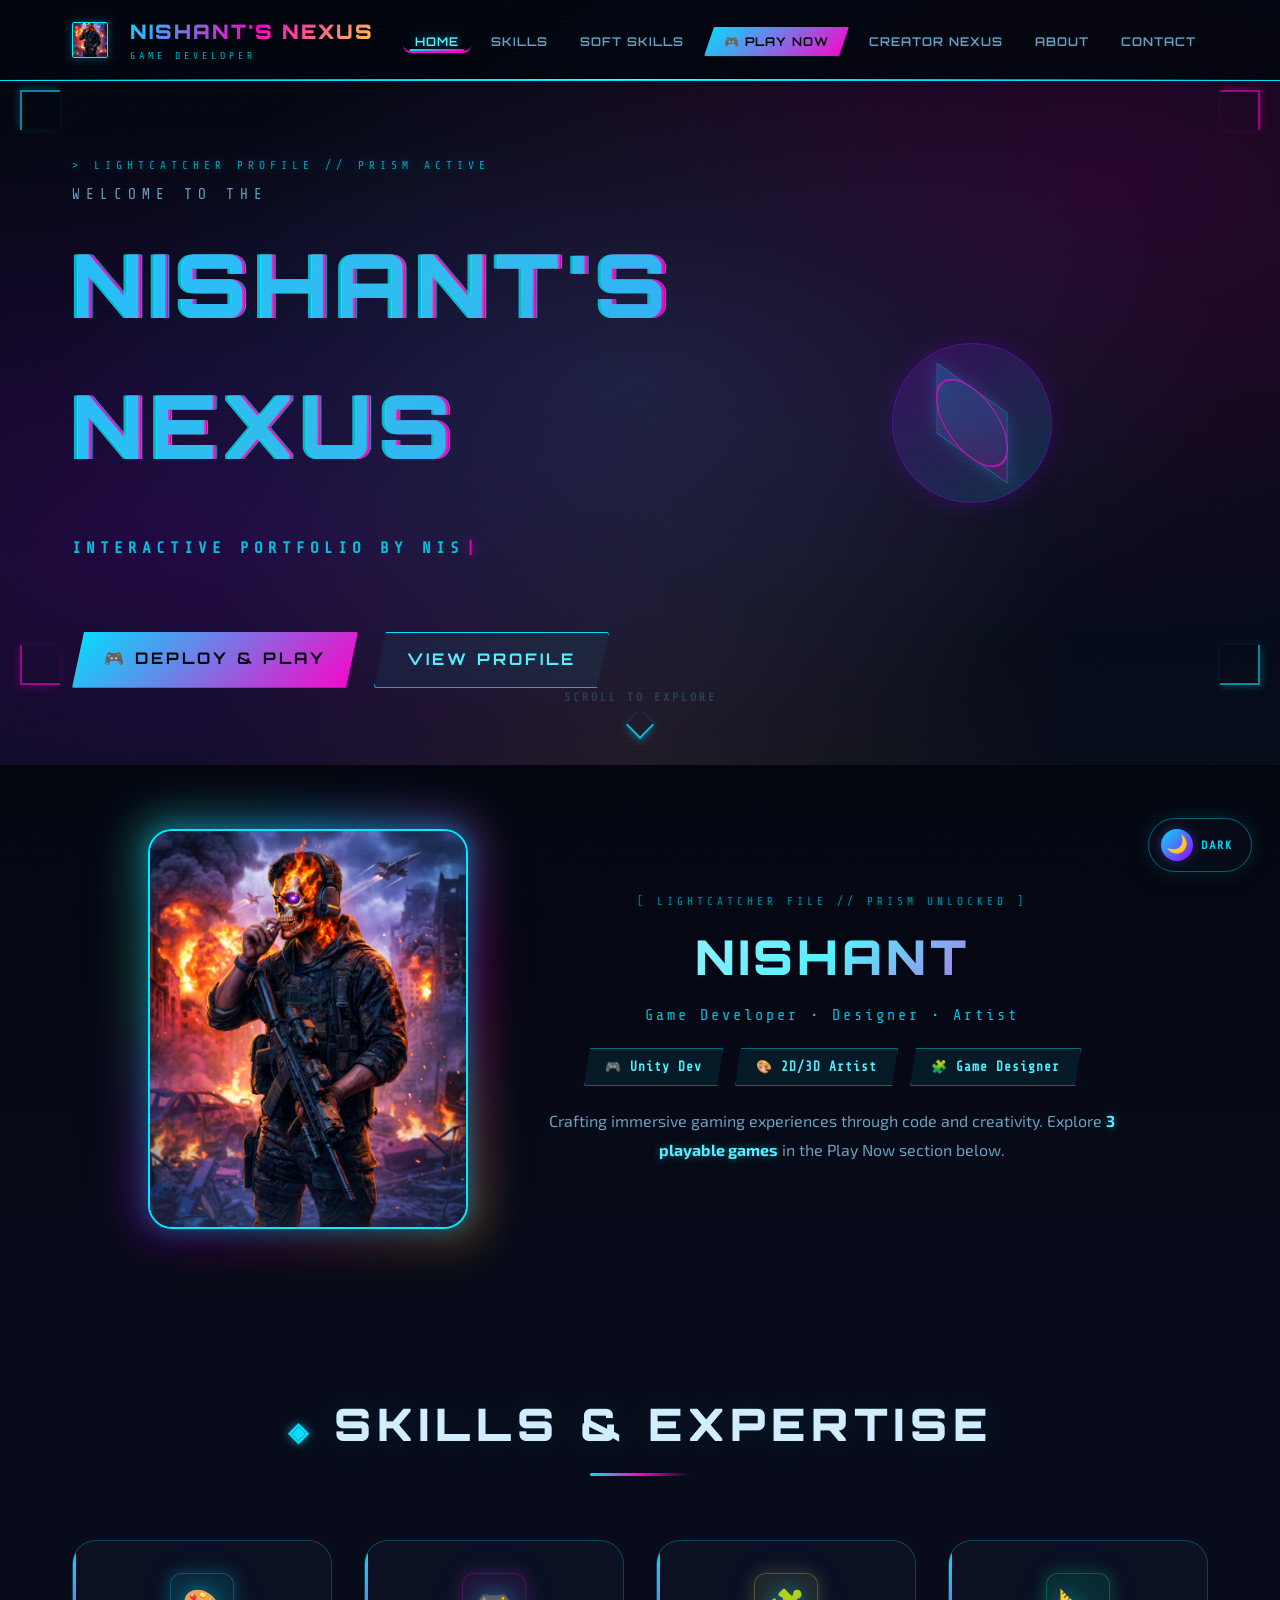
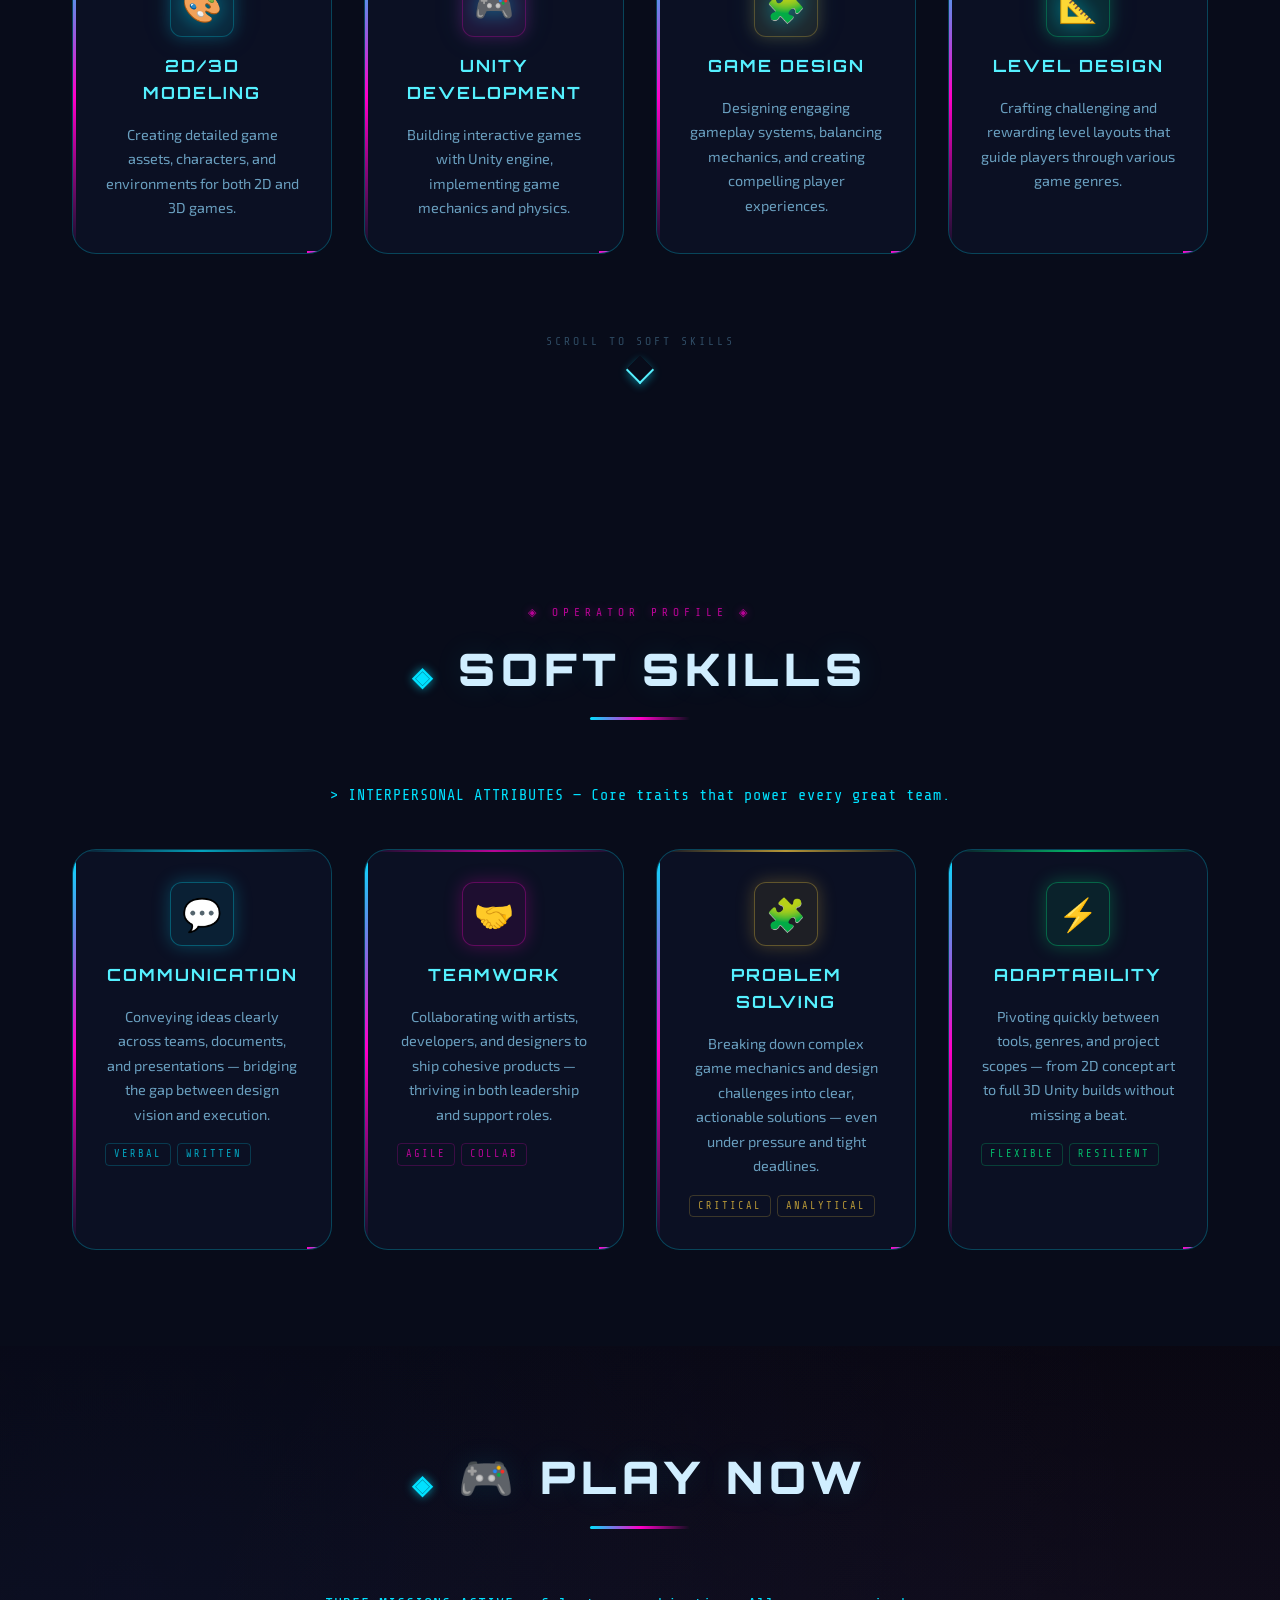
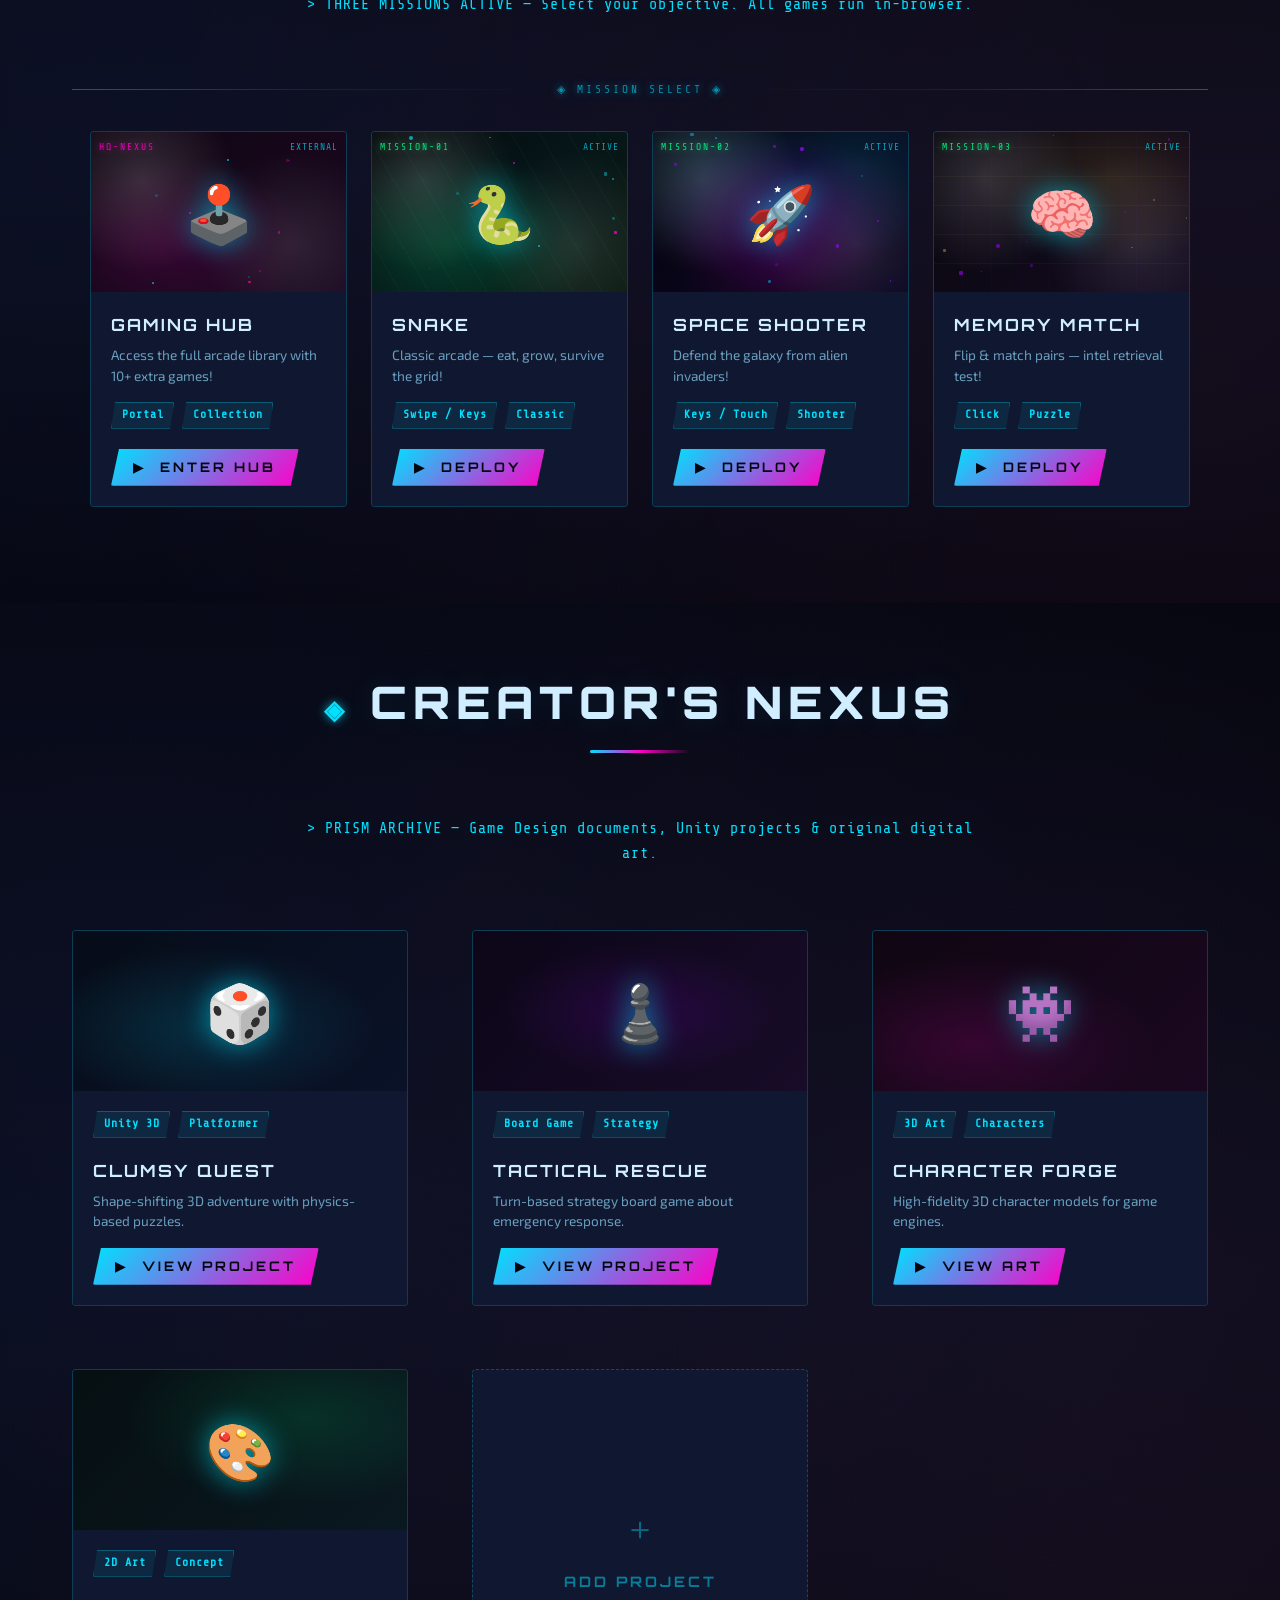
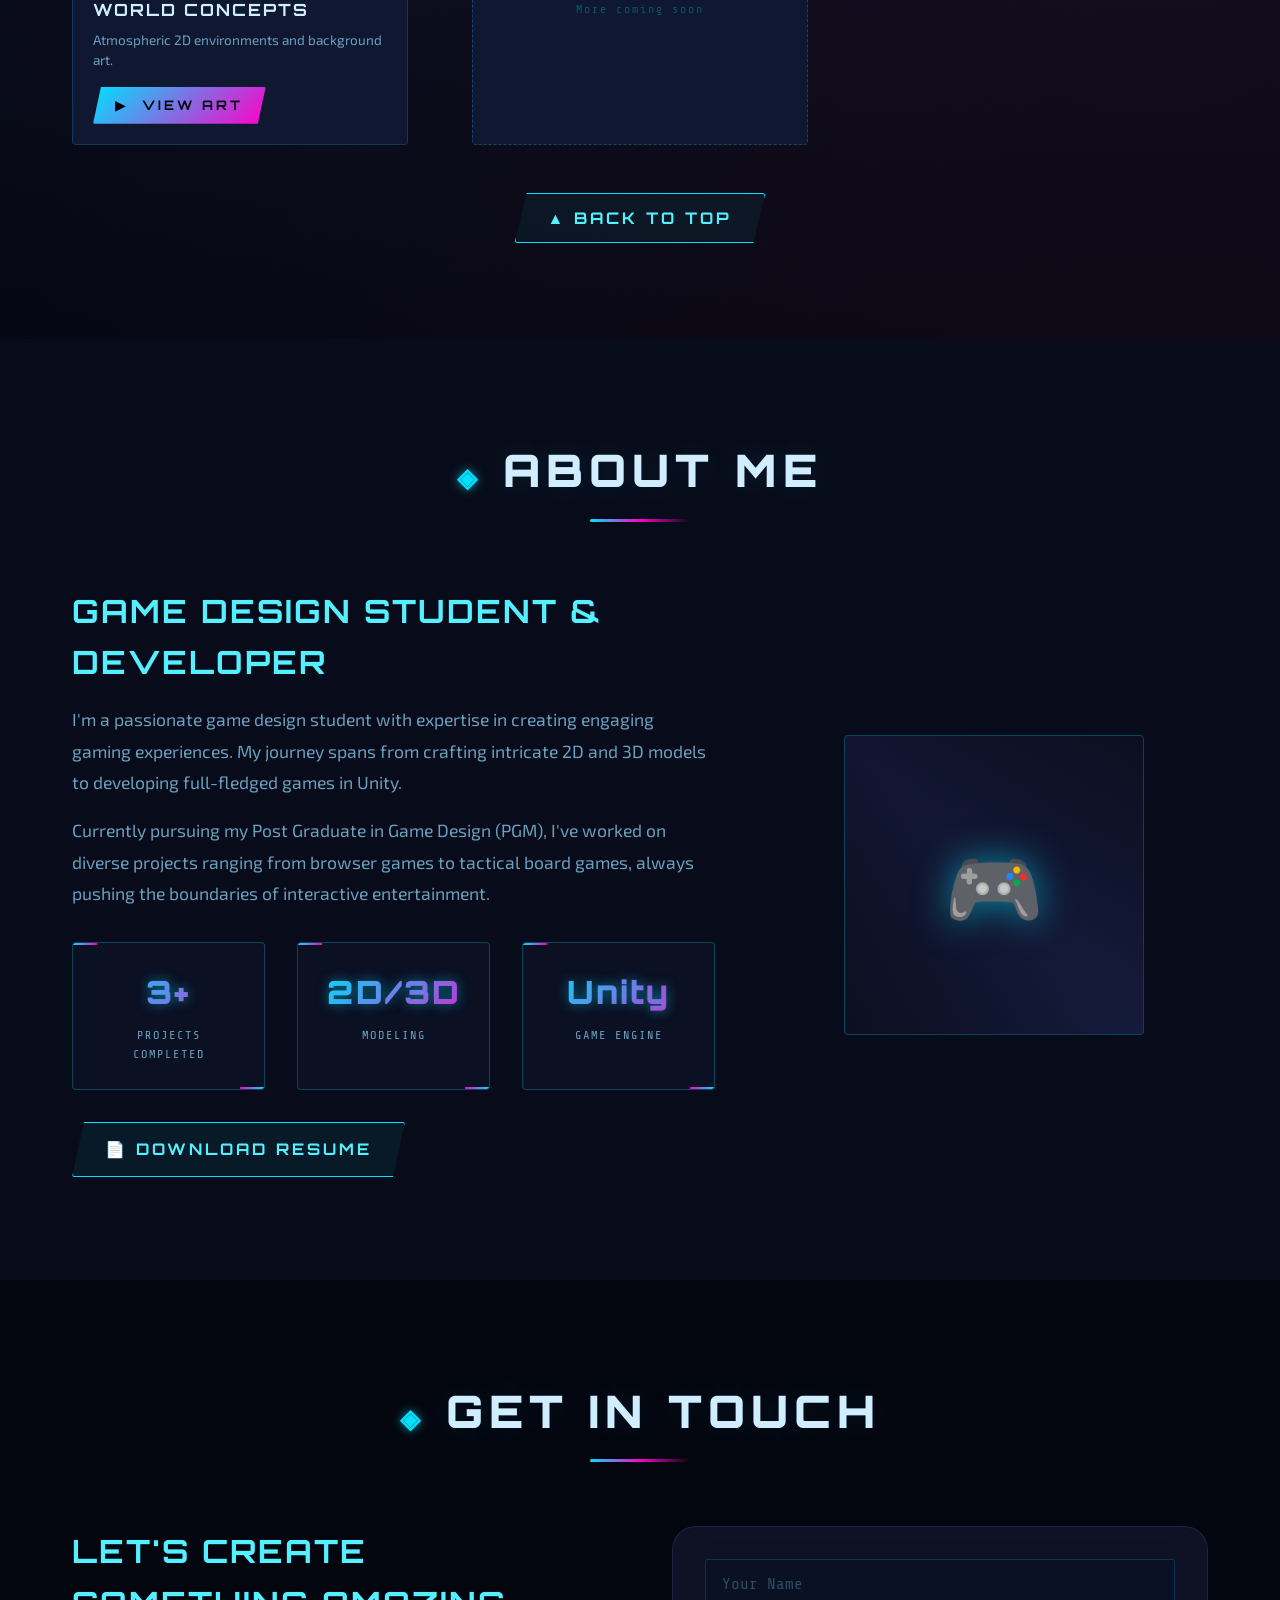
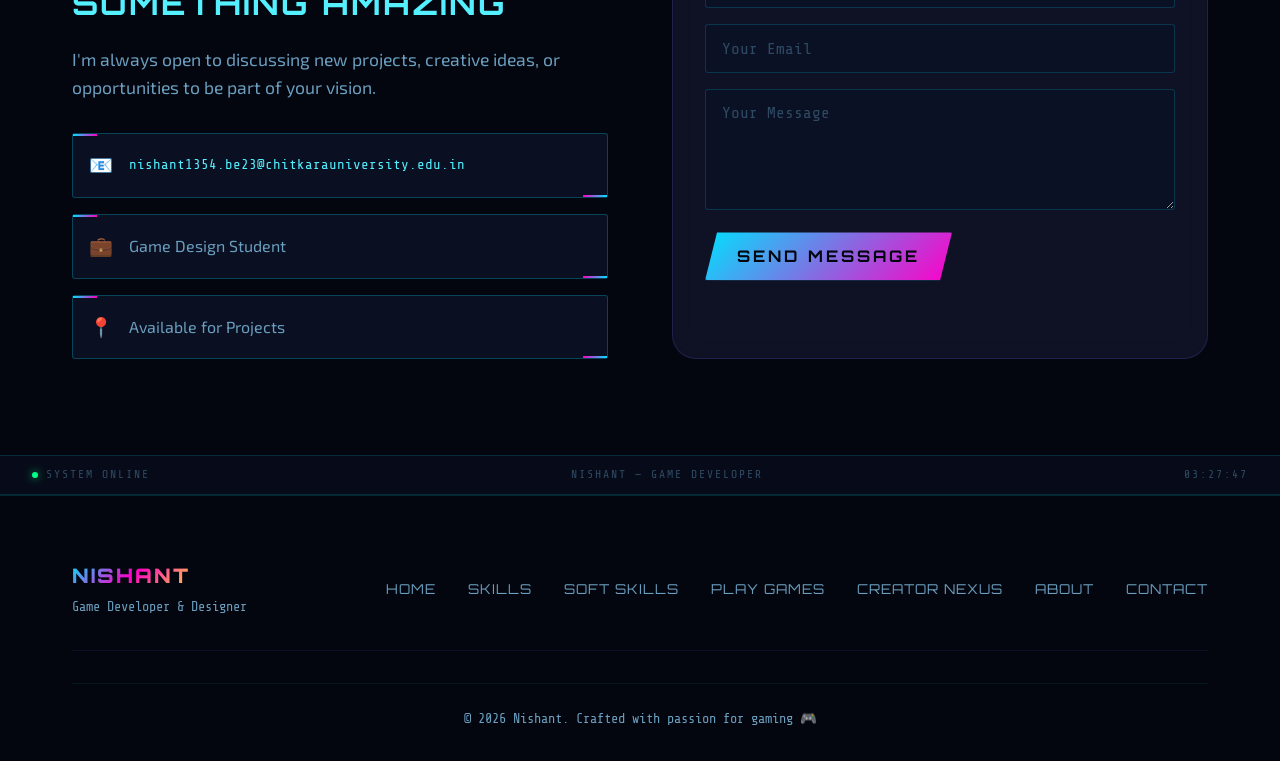
<file: index.html>
<!DOCTYPE html>
<html lang="en">

<head>
    <meta charset="UTF-8">
    <meta name="viewport" content="width=device-width, initial-scale=1.0">
    <title>Nishant — Game Developer Portfolio</title>
    <link rel="icon" type="image/jpeg" href="profile-pic.jpg">
    <meta name="description"
        content="Nishant's Nexus, a game developer and designer specializing in 2D/3D modeling and Unity game development. Explore playable games and projects.">
    <link rel="preconnect" href="https://fonts.googleapis.com">
    <link rel="preconnect" href="https://fonts.gstatic.com" crossorigin>
    <link
        href="https://fonts.googleapis.com/css2?family=Rajdhani:wght@400;500;600;700&family=Exo+2:wght@300;400;600;700;900&family=Share+Tech+Mono&family=Orbitron:wght@400;700;900&family=Inter:wght@300;400;600;700;900&display=swap"
        rel="stylesheet">
    <link rel="stylesheet" href="style.css">
    <link rel="stylesheet" href="additions.css">
    <link rel="stylesheet" href="animations.css">
    <link rel="stylesheet" href="delta-theme.css">
</head>

<body>

    <!-- Navigation -->
    <nav class="navbar">
        <div class="nav-container">
            <div class="logo">
                <img src="profile-pic.jpg" alt="Profile" class="nav-profile-pic">
                <div class="logo-text-group">
                    <span class="logo-text">Nishant's Nexus</span>
                    <span class="logo-subtitle">Game Developer</span>
                </div>
            </div>
            <button class="hamburger" id="hamburger" aria-label="Toggle menu">
                <span></span>
                <span></span>
                <span></span>
            </button>
            <ul class="nav-menu" id="navMenu">
                <li><a href="#home" class="nav-link active">Home</a></li>
                <li><a href="#skills" class="nav-link">Skills</a></li>
                <li><a href="#soft-skills" class="nav-link">Soft Skills</a></li>
                <li><a href="#play-now" class="nav-link nav-link-play">🎮 Play Now</a></li>
                <li><a href="#creator-nexus" class="nav-link">Creator Nexus</a></li>
                <li><a href="#about" class="nav-link">About</a></li>
                <li><a href="#contact" class="nav-link">Contact</a></li>
            </ul>
        </div>
    </nav>

    <!-- Hero Section -->
    <section id="home" class="hero small-hero">
        <div class="hero-bg"></div>
        <canvas id="particleCanvas" class="particle-canvas"></canvas>

        <!-- Tactical HUD Corners -->
        <div
            style="position:absolute;top:90px;left:20px;width:40px;height:40px;border-top:2px solid rgba(0,225,255,0.6);border-left:2px solid rgba(0,225,255,0.6);z-index:2;pointer-events:none;box-shadow:-2px -2px 8px rgba(0,225,255,0.2);">
        </div>
        <div
            style="position:absolute;top:90px;right:20px;width:40px;height:40px;border-top:2px solid rgba(255,0,200,0.6);border-right:2px solid rgba(255,0,200,0.6);z-index:2;pointer-events:none;box-shadow:2px -2px 8px rgba(255,0,200,0.2);">
        </div>
        <div
            style="position:absolute;bottom:80px;left:20px;width:40px;height:40px;border-bottom:2px solid rgba(255,0,200,0.6);border-left:2px solid rgba(255,0,200,0.6);z-index:2;pointer-events:none;box-shadow:-2px 2px 8px rgba(255,0,200,0.2);">
        </div>
        <div
            style="position:absolute;bottom:80px;right:20px;width:40px;height:40px;border-bottom:2px solid rgba(0,225,255,0.6);border-right:2px solid rgba(0,225,255,0.6);z-index:2;pointer-events:none;box-shadow:2px 2px 8px rgba(0,225,255,0.2);">
        </div>

        <!-- Prism Energy line top -->
        <div
            style="position:absolute;top:80px;left:0;right:0;height:1px;background:linear-gradient(90deg,transparent,rgba(0,225,255,0.4),rgba(255,0,200,0.3),rgba(0,225,255,0.4),transparent);z-index:2;pointer-events:none;">
        </div>

        <div class="hero-content">
            <div class="hero-text">
                <!-- Tactical classification label -->
                <div
                    style="font-family:'Share Tech Mono',monospace;font-size:0.7rem;color:rgba(0,225,255,0.7);letter-spacing:5px;text-transform:uppercase;margin-bottom:0.5rem;text-shadow:0 0 8px rgba(0,225,255,0.4);">
                    &gt; LIGHTCATCHER PROFILE // PRISM ACTIVE
                </div>
                <h1 class="hero-title">
                    <span class="title-line">WELCOME TO THE</span>
                    <span class="title-name" data-text="Nishant's Nexus">Nishant's Nexus</span>
                </h1>
                <p class="hero-subtitle">Interactive Portfolio by Nishant</p>
                <div class="hero-cta">
                    <a href="#play-now" class="btn btn-primary btn-glow">🎮 Deploy & Play</a>
                    <a href="#about" class="btn btn-secondary">View Profile</a>
                </div>
            </div>
            <div class="hero-visual">
                <div class="floating-shapes">
                    <div class="shape cube"></div>
                    <div class="shape circle"></div>
                </div>
            </div>
        </div>

        <div class="scroll-indicator-profile" style="position: absolute; bottom: 30px; z-index: 10; cursor: pointer;">
            <a href="#profile-pic"
                style="text-decoration: none; color: inherit; display: flex; flex-direction: column; align-items: center; gap: 8px;">
                <p>Scroll to Explore</p>
                <div class="arrow-down-anim"></div>
            </a>
        </div>
    </section>

    <!-- Profile Pic Section -->
    <section id="profile-pic" class="profile-pic-section reveal-section">
        <div class="container">
            <div class="pic-showcase">
                <div class="pic-frame">
                    <img src="profile-pic.jpg" alt="Nishant — Game Developer" class="pic-image">
                    <div class="pic-glow"></div>
                </div>
                <div class="pic-info">
                    <!-- Classification Header -->
                    <div
                        style="font-family:'Share Tech Mono',monospace;font-size:0.7rem;color:rgba(0,225,255,0.6);letter-spacing:4px;margin-bottom:0.5rem;text-shadow:0 0 6px rgba(0,225,255,0.3);">
                        [ LIGHTCATCHER FILE // PRISM UNLOCKED ]
                    </div>
                    <h2 class="pic-name">Nishant</h2>
                    <p class="pic-tagline">Game Developer • Designer • Artist</p>
                    <div class="pic-badges">
                        <span class="pic-badge">🎮 Unity Dev</span>
                        <span class="pic-badge">🎨 2D/3D Artist</span>
                        <span class="pic-badge">🧩 Game Designer</span>
                    </div>
                    <p class="pic-bio">
                        Crafting immersive gaming experiences through code and creativity.
                        Explore <b style="color:var(--fl-cyan-light);text-shadow:0 0 8px rgba(0,225,255,0.4)">3 playable games</b> in the Play Now section below.
                    </p>
                </div>
            </div>
        </div>
    </section>

    <!-- SKILLS SECTION -->
    <section id="skills" class="skills reveal-section">
        <div class="container">
            <h2 class="section-title">Skills &amp; Expertise</h2>
            <div class="skills-grid">
                <div class="skill-category glass-card">
                    <div class="skill-icon" style="display:inline-flex;align-items:center;justify-content:center;width:64px;height:64px;border-radius:12px;background:rgba(0,225,255,0.08);border:1px solid rgba(0,225,255,0.25);box-shadow:0 0 16px rgba(0,225,255,0.2);font-size:2rem;margin-bottom:1rem;">🎨</div>
                    <h3>2D/3D Modeling</h3>
                    <p>Creating detailed game assets, characters, and environments for both 2D and 3D games.</p>
                </div>
                <div class="skill-category glass-card">
                    <div class="skill-icon" style="display:inline-flex;align-items:center;justify-content:center;width:64px;height:64px;border-radius:12px;background:rgba(255,0,200,0.08);border:1px solid rgba(255,0,200,0.25);box-shadow:0 0 16px rgba(255,0,200,0.2);font-size:2rem;margin-bottom:1rem;">🎮</div>
                    <h3>Unity Development</h3>
                    <p>Building interactive games with Unity engine, implementing game mechanics and physics.</p>
                </div>
                <div class="skill-category glass-card">
                    <div class="skill-icon" style="display:inline-flex;align-items:center;justify-content:center;width:64px;height:64px;border-radius:12px;background:rgba(255,208,64,0.08);border:1px solid rgba(255,208,64,0.25);box-shadow:0 0 16px rgba(255,208,64,0.2);font-size:2rem;margin-bottom:1rem;">🧩</div>
                    <h3>Game Design</h3>
                    <p>Designing engaging gameplay systems, balancing mechanics, and creating compelling player experiences.</p>
                </div>
                <div class="skill-category glass-card">
                    <div class="skill-icon" style="display:inline-flex;align-items:center;justify-content:center;width:64px;height:64px;border-radius:12px;background:rgba(0,255,136,0.08);border:1px solid rgba(0,255,136,0.25);box-shadow:0 0 16px rgba(0,255,136,0.2);font-size:2rem;margin-bottom:1rem;">📐</div>
                    <h3>Level Design</h3>
                    <p>Crafting challenging and rewarding level layouts that guide players through various game genres.</p>
                </div>
            </div>

            <div class="scroll-indicator-skills" style="text-align:center;margin-top:3rem;">
                <p>Scroll to Soft Skills</p>
                <div class="arrow-down-anim"></div>
            </div>
        </div>
    </section>

    <!-- SOFT SKILLS SECTION -->
    <section id="soft-skills" class="skills reveal-section">
        <div class="container">
            <!-- Tactical label -->
            <div style="font-family:'Share Tech Mono',monospace;font-size:0.7rem;color:rgba(255,0,200,0.7);letter-spacing:5px;text-transform:uppercase;text-align:center;margin-bottom:0.75rem;text-shadow:0 0 8px rgba(255,0,200,0.4);">◈ OPERATOR PROFILE ◈</div>
            <h2 class="section-title">Soft Skills</h2>
            <p class="section-description" style="text-align:center;margin-bottom:2.5rem;">&gt; INTERPERSONAL ATTRIBUTES — Core traits that power every great team.</p>

            <div class="skills-grid">

                <!-- Communication -->
                <div class="skill-category glass-card" style="position:relative;">
                    <div style="position:absolute;top:0;left:0;right:0;height:2px;background:linear-gradient(90deg,rgba(0,225,255,0),rgba(0,225,255,0.7),rgba(0,225,255,0));pointer-events:none;"></div>
                    <div style="display:inline-flex;align-items:center;justify-content:center;width:64px;height:64px;border-radius:12px;background:rgba(0,225,255,0.08);border:1px solid rgba(0,225,255,0.3);box-shadow:0 0 18px rgba(0,225,255,0.25);font-size:2rem;margin-bottom:1rem;">💬</div>
                    <h3 style="font-family:'Orbitron',sans-serif;letter-spacing:2px;font-size:1rem;">Communication</h3>
                    <p>Conveying ideas clearly across teams, documents, and presentations — bridging the gap between design vision and execution.</p>
                    <div style="margin-top:1rem;display:flex;gap:6px;flex-wrap:wrap;">
                        <span style="font-family:'Share Tech Mono',monospace;font-size:0.65rem;color:rgba(0,225,255,0.7);border:1px solid rgba(0,225,255,0.2);padding:2px 8px;border-radius:4px;letter-spacing:2px;">VERBAL</span>
                        <span style="font-family:'Share Tech Mono',monospace;font-size:0.65rem;color:rgba(0,225,255,0.7);border:1px solid rgba(0,225,255,0.2);padding:2px 8px;border-radius:4px;letter-spacing:2px;">WRITTEN</span>
                    </div>
                </div>

                <!-- Teamwork -->
                <div class="skill-category glass-card" style="position:relative;">
                    <div style="position:absolute;top:0;left:0;right:0;height:2px;background:linear-gradient(90deg,rgba(255,0,200,0),rgba(255,0,200,0.7),rgba(255,0,200,0));pointer-events:none;"></div>
                    <div style="display:inline-flex;align-items:center;justify-content:center;width:64px;height:64px;border-radius:12px;background:rgba(255,0,200,0.08);border:1px solid rgba(255,0,200,0.3);box-shadow:0 0 18px rgba(255,0,200,0.25);font-size:2rem;margin-bottom:1rem;">🤝</div>
                    <h3 style="font-family:'Orbitron',sans-serif;letter-spacing:2px;font-size:1rem;">Teamwork</h3>
                    <p>Collaborating with artists, developers, and designers to ship cohesive products — thriving in both leadership and support roles.</p>
                    <div style="margin-top:1rem;display:flex;gap:6px;flex-wrap:wrap;">
                        <span style="font-family:'Share Tech Mono',monospace;font-size:0.65rem;color:rgba(255,0,200,0.7);border:1px solid rgba(255,0,200,0.2);padding:2px 8px;border-radius:4px;letter-spacing:2px;">AGILE</span>
                        <span style="font-family:'Share Tech Mono',monospace;font-size:0.65rem;color:rgba(255,0,200,0.7);border:1px solid rgba(255,0,200,0.2);padding:2px 8px;border-radius:4px;letter-spacing:2px;">COLLAB</span>
                    </div>
                </div>

                <!-- Problem Solving -->
                <div class="skill-category glass-card" style="position:relative;">
                    <div style="position:absolute;top:0;left:0;right:0;height:2px;background:linear-gradient(90deg,rgba(255,208,64,0),rgba(255,208,64,0.7),rgba(255,208,64,0));pointer-events:none;"></div>
                    <div style="display:inline-flex;align-items:center;justify-content:center;width:64px;height:64px;border-radius:12px;background:rgba(255,208,64,0.08);border:1px solid rgba(255,208,64,0.3);box-shadow:0 0 18px rgba(255,208,64,0.25);font-size:2rem;margin-bottom:1rem;">🧩</div>
                    <h3 style="font-family:'Orbitron',sans-serif;letter-spacing:2px;font-size:1rem;">Problem Solving</h3>
                    <p>Breaking down complex game mechanics and design challenges into clear, actionable solutions — even under pressure and tight deadlines.</p>
                    <div style="margin-top:1rem;display:flex;gap:6px;flex-wrap:wrap;">
                        <span style="font-family:'Share Tech Mono',monospace;font-size:0.65rem;color:rgba(255,208,64,0.7);border:1px solid rgba(255,208,64,0.2);padding:2px 8px;border-radius:4px;letter-spacing:2px;">CRITICAL</span>
                        <span style="font-family:'Share Tech Mono',monospace;font-size:0.65rem;color:rgba(255,208,64,0.7);border:1px solid rgba(255,208,64,0.2);padding:2px 8px;border-radius:4px;letter-spacing:2px;">ANALYTICAL</span>
                    </div>
                </div>

                <!-- Adaptability -->
                <div class="skill-category glass-card" style="position:relative;">
                    <div style="position:absolute;top:0;left:0;right:0;height:2px;background:linear-gradient(90deg,rgba(0,255,136,0),rgba(0,255,136,0.7),rgba(0,255,136,0));pointer-events:none;"></div>
                    <div style="display:inline-flex;align-items:center;justify-content:center;width:64px;height:64px;border-radius:12px;background:rgba(0,255,136,0.08);border:1px solid rgba(0,255,136,0.3);box-shadow:0 0 18px rgba(0,255,136,0.25);font-size:2rem;margin-bottom:1rem;">⚡</div>
                    <h3 style="font-family:'Orbitron',sans-serif;letter-spacing:2px;font-size:1rem;">Adaptability</h3>
                    <p>Pivoting quickly between tools, genres, and project scopes — from 2D concept art to full 3D Unity builds without missing a beat.</p>
                    <div style="margin-top:1rem;display:flex;gap:6px;flex-wrap:wrap;">
                        <span style="font-family:'Share Tech Mono',monospace;font-size:0.65rem;color:rgba(0,255,136,0.7);border:1px solid rgba(0,255,136,0.2);padding:2px 8px;border-radius:4px;letter-spacing:2px;">FLEXIBLE</span>
                        <span style="font-family:'Share Tech Mono',monospace;font-size:0.65rem;color:rgba(0,255,136,0.7);border:1px solid rgba(0,255,136,0.2);padding:2px 8px;border-radius:4px;letter-spacing:2px;">RESILIENT</span>
                    </div>
                </div>

            </div>
        </div>
    </section>

    <!-- PLAY NOW — 3 GAMES SECTION -->
    <section id="play-now" class="play-now-section reveal-section">
        <div class="container">
            <h2 class="section-title">🎮 Play Now</h2>
            <p class="section-description">
                &gt; THREE MISSIONS ACTIVE — Select your objective. All games run in-browser.
            </p>

            <!-- Tactical label row -->
            <div
                style="display:flex;align-items:center;gap:1rem;margin-bottom:2rem;font-family:'Share Tech Mono',monospace;font-size:0.7rem;color:rgba(0,225,255,0.6);letter-spacing:3px;text-transform:uppercase;">
                <div
                    style="flex:1;height:1px;background:linear-gradient(90deg,rgba(0,225,255,0.4),rgba(255,0,200,0.2),transparent);">
                </div>
                <span style="text-shadow:0 0 8px rgba(0,225,255,0.5);">◈ MISSION SELECT ◈</span>
                <div
                    style="flex:1;height:1px;background:linear-gradient(90deg,transparent,rgba(255,0,200,0.2),rgba(0,225,255,0.4));">
                </div>
            </div>

            <div class="games-grid" style="grid-template-columns: repeat(4, 1fr); max-width: 1100px; margin: 0 auto;">

                <!-- GAME ZONE HUB -->
                <div class="game-card" data-game="gamezone" id="card-gamezone">
                    <div class="game-card-preview breakout-preview">
                        <div class="game-preview-icon">🕹️</div>
                        <div class="game-preview-particles"></div>
                        <!-- Mission badge -->
                        <div
                            style="position:absolute;top:8px;left:8px;font-family:'Share Tech Mono',monospace;font-size:0.6rem;color:rgba(255,0,200,0.85);letter-spacing:2px;z-index:5;text-shadow:0 0 6px rgba(255,0,200,0.5);">
                            HQ-NEXUS</div>
                        <div
                            style="position:absolute;top:8px;right:8px;font-family:'Share Tech Mono',monospace;font-size:0.6rem;color:rgba(0,225,255,0.7);letter-spacing:1px;z-index:5;">
                            EXTERNAL</div>
                    </div>
                    <div class="game-card-info">
                        <h3>Gaming Hub</h3>
                        <p>Access the full arcade library with 10+ extra games!</p>
                        <div class="game-meta">
                            <span class="game-tag">Portal</span>
                            <span class="game-tag">Collection</span>
                        </div>
                        <button class="btn-play" onclick="window.open('gaming-website/gaming-website.html', '_blank')" id="btn-gamezone">
                            <span class="play-icon">▶</span> Enter Hub
                        </button>
                    </div>
                </div>                <!-- GAME 1: Snake -->
                <div class="game-card" data-game="snake" id="card-snake">
                    <div class="game-card-preview snake-preview">
                        <div class="game-preview-icon">🐍</div>
                        <div class="game-preview-particles"></div>
                        <!-- Mission badge -->
                        <div
                            style="position:absolute;top:8px;left:8px;font-family:'Share Tech Mono',monospace;font-size:0.6rem;color:rgba(0,255,136,0.85);letter-spacing:2px;z-index:5;text-shadow:0 0 6px rgba(0,255,136,0.5);">
                            MISSION-01</div>
                        <div
                            style="position:absolute;top:8px;right:8px;font-family:'Share Tech Mono',monospace;font-size:0.6rem;color:rgba(0,225,255,0.7);letter-spacing:1px;z-index:5;">
                            ACTIVE</div>
                    </div>
                    <div class="game-card-info">
                        <h3>Snake</h3>
                        <p>Classic arcade — eat, grow, survive the grid!</p>
                        <div class="game-meta">
                            <span class="game-tag">Swipe / Keys</span>
                            <span class="game-tag">Classic</span>
                        </div>
                        <button class="btn-play" onclick="openGame('snake')" id="btn-snake">
                            <span class="play-icon">▶</span> Deploy
                        </button>
                    </div>
                </div>

                <!-- GAME 2: Space Shooter -->
                <div class="game-card" data-game="space_shooter" id="card-space-shooter">
                    <div class="game-card-preview shooter-preview">
                        <div class="game-preview-icon">🚀</div>
                        <div class="game-preview-particles"></div>
                        <div
                            style="position:absolute;top:8px;left:8px;font-family:'Share Tech Mono',monospace;font-size:0.6rem;color:rgba(0,255,136,0.85);letter-spacing:2px;z-index:5;text-shadow:0 0 6px rgba(0,255,136,0.5);">
                            MISSION-02</div>
                        <div
                            style="position:absolute;top:8px;right:8px;font-family:'Share Tech Mono',monospace;font-size:0.6rem;color:rgba(0,225,255,0.7);letter-spacing:1px;z-index:5;">
                            ACTIVE</div>
                    </div>
                    <div class="game-card-info">
                        <h3>Space Shooter</h3>
                        <p>Defend the galaxy from alien invaders!</p>
                        <div class="game-meta">
                            <span class="game-tag">Keys / Touch</span>
                            <span class="game-tag">Shooter</span>
                        </div>
                        <button class="btn-play" onclick="openGame('space_shooter')" id="btn-space-shooter">
                            <span class="play-icon">▶</span> Deploy
                        </button>
                    </div>
                </div>

                <!-- GAME 3: Memory Match -->
                <div class="game-card" data-game="memory" id="card-memory">
                    <div class="game-card-preview memory-preview">
                        <div class="game-preview-icon">🧠</div>
                        <div class="game-preview-particles"></div>
                        <div
                            style="position:absolute;top:8px;left:8px;font-family:'Share Tech Mono',monospace;font-size:0.6rem;color:rgba(0,255,136,0.85);letter-spacing:2px;z-index:5;text-shadow:0 0 6px rgba(0,255,136,0.5);">
                            MISSION-03</div>
                        <div
                            style="position:absolute;top:8px;right:8px;font-family:'Share Tech Mono',monospace;font-size:0.6rem;color:rgba(0,225,255,0.7);letter-spacing:1px;z-index:5;">
                            ACTIVE</div>
                    </div>
                    <div class="game-card-info">
                        <h3>Memory Match</h3>
                        <p>Flip &amp; match pairs — intel retrieval test!</p>
                        <div class="game-meta">
                            <span class="game-tag">Click</span>
                            <span class="game-tag">Puzzle</span>
                        </div>
                        <button class="btn-play" onclick="openGame('memory')" id="btn-memory">
                            <span class="play-icon">▶</span> Deploy
                        </button>
                    </div>
                </div>
            </div>
        </div>
    </section>

    <!-- Game Modal -->
    <div class="game-modal" id="gameModal">
        <div class="game-modal-content">
            <div class="game-modal-header">
                <div style="display:flex;align-items:center;gap:10px;">
                    <div
                        style="font-family:'Share Tech Mono',monospace;font-size:0.6rem;color:rgba(0,255,136,0.75);letter-spacing:2px;text-shadow:0 0 6px rgba(0,255,136,0.4);">
                        [ PRISM ACTIVE ]</div>
                    <h3 id="gameModalTitle">Game</h3>
                </div>
                <button class="game-modal-close" onclick="closeGame()" aria-label="Close game">&times;</button>
            </div>
            <div class="game-modal-body" id="gameModalBody">
            </div>
        </div>
    </div>

    <!-- THE CREATOR'S NEXUS -->
    <section id="creator-nexus" class="play-now-section reveal-section" style="padding-top: 4rem;">
        <div class="container">
            <h2 class="section-title">Creator's Nexus</h2>
            <p class="section-description">&gt; PRISM ARCHIVE — Game Design documents, Unity projects &amp; original digital art.</p>

            <div class="games-grid">
                <!-- Unity Project: Clumsy Quest -->
                <div class="game-card">
                    <div class="game-card-preview dino-preview">
                        <div class="game-preview-icon">🎲</div>
                    </div>
                    <div class="game-card-info">
                        <div class="game-meta">
                            <span class="game-tag">Unity 3D</span>
                            <span class="game-tag">Platformer</span>
                        </div>
                        <h3>Clumsy Quest</h3>
                        <p>Shape-shifting 3D adventure with physics-based puzzles.</p>
                        <button class="btn-play" onclick="window.open('QlumsyQuest_Midterm.pptx', '_blank')">
                            <span class="play-icon">▶</span> View Project
                        </button>
                    </div>
                </div>


                <!-- Board Game: Tactical Rescue -->
                <div class="game-card">
                    <div class="game-card-preview typing-preview">
                        <div class="game-preview-icon">♟️</div>
                    </div>
                    <div class="game-card-info">
                        <div class="game-meta">
                            <span class="game-tag">Board Game</span>
                            <span class="game-tag">Strategy</span>
                        </div>
                        <h3>Tactical Rescue</h3>
                        <p>Turn-based strategy board game about emergency response.</p>
                        <button class="btn-play" onclick="window.open('EXTRACTION (1).docx', '_blank')">
                            <span class="play-icon">▶</span> View Project
                        </button>
                    </div>
                </div>

                <!-- 3D Art: Character Models -->
                <div class="game-card">
                    <div class="game-card-preview breakout-preview">
                        <div class="game-preview-icon">👾</div>
                    </div>
                    <div class="game-card-info">
                        <div class="game-meta">
                            <span class="game-tag">3D Art</span>
                            <span class="game-tag">Characters</span>
                        </div>
                        <h3>Character Forge</h3>
                        <p>High-fidelity 3D character models for game engines.</p>
                        <button class="btn-play" onclick="window.open('mid.pptx', '_blank')">
                            <span class="play-icon">▶</span> View Art
                        </button>
                    </div>
                </div>

                <!-- 2D Art: Environment -->
                <div class="game-card">
                    <div class="game-card-preview color-preview">
                        <div class="game-preview-icon">🎨</div>
                    </div>
                    <div class="game-card-info">
                        <div class="game-meta">
                            <span class="game-tag">2D Art</span>
                            <span class="game-tag">Concept</span>
                        </div>
                        <h3>World Concepts</h3>
                        <p>Atmospheric 2D environments and background art.</p>
                        <button class="btn-play" onclick="window.open('midterm_concept_art.pptx', '_blank')">
                            <span class="play-icon">▶</span> View Art
                        </button>
                    </div>
                </div>

                <!-- Add More Card -->
                <div class="game-card"
                    style="display: flex; align-items: center; justify-content: center; cursor: pointer; border: 1px dashed rgba(0,225,255,0.25) !important;">
                    <div class="add-more-content" style="text-align:center;padding:2rem;">
                        <div class="add-icon"
                            style="font-size:2.5rem;color:rgba(0,225,255,0.4);margin-bottom:0.75rem;font-weight:300;">+
                        </div>
                        <h3
                            style="font-family:'Orbitron',sans-serif;letter-spacing:3px;text-transform:uppercase;color:rgba(0,225,255,0.5);font-size:0.9rem;">
                            Add Project</h3>
                        <p
                            style="font-family:'Share Tech Mono',monospace;font-size:0.72rem;color:rgba(0,225,255,0.3);letter-spacing:2px;">
                            More coming soon</p>
                    </div>
                </div>
            </div>

            <!-- Back Button -->
            <div class="section-showcase-btn" style="text-align:center;margin-top:3rem;">
                <button class="btn btn-secondary" onclick="window.scrollTo({top: 0, behavior: 'smooth'})">
                    ▲ Back to Top
                </button>
            </div>
        </div>
    </section>

    <!-- About Section -->
    <section id="about" class="about reveal-section">
        <div class="container">
            <h2 class="section-title">About Me</h2>
            <div class="about-content">
                <div class="about-text">
                    <h3>Game Design Student &amp; Developer</h3>
                    <p>I'm a passionate game design student with expertise in creating engaging gaming experiences. My
                        journey spans from crafting intricate 2D and 3D models to developing full-fledged games in
                        Unity.</p>
                    <p>Currently pursuing my Post Graduate in Game Design (PGM), I've worked on diverse
                        projects ranging from browser games to tactical board games, always pushing the boundaries of
                        interactive entertainment.</p>
                    <div class="about-stats">
                        <div class="stat glass-card">
                            <span class="stat-number">3+</span>
                            <span class="stat-label">Projects Completed</span>
                        </div>
                        <div class="stat glass-card">
                            <span class="stat-number">2D/3D</span>
                            <span class="stat-label">Modeling</span>
                        </div>
                        <div class="stat glass-card">
                            <span class="stat-number">Unity</span>
                            <span class="stat-label">Game Engine</span>
                        </div>
                    </div>
                    <div class="about-cta" style="margin-top: 2rem;">
                        <a href="Nishant_Resume.docx" download="Nishant_Resume.docx" class="btn btn-secondary">📄
                            Download Resume</a>
                    </div>
                </div>
                <div class="about-image">
                    <div class="image-placeholder">
                        <div class="placeholder-icon">🎮</div>
                    </div>
                </div>
            </div>
        </div>
    </section>

    <!-- Contact Section -->
    <section id="contact" class="contact reveal-section">
        <div class="container">
            <h2 class="section-title">Get In Touch</h2>
            <div class="contact-content">
                <div class="contact-text">
                    <h3>Let's Create Something Amazing</h3>
                    <p>I'm always open to discussing new projects, creative ideas, or opportunities to be part of your
                        vision.</p>
                    <div class="contact-info">
                        <div class="info-item glass-card">
                            <span class="info-icon">📧</span>
                            <a href="mailto:nishant1354.be23@chitkarauniversity.edu.in"
                                class="info-link">nishant1354.be23@chitkarauniversity.edu.in</a>
                        </div>
                        <div class="info-item glass-card">
                            <span class="info-icon">💼</span>
                            <span style="color:var(--df-text-dim);">Game Design Student</span>
                        </div>
                        <div class="info-item glass-card">
                            <span class="info-icon">📍</span>
                            <span style="color:var(--df-text-dim);">Available for Projects</span>
                        </div>
                    </div>
                </div>
                <div class="contact-form">
                    <form id="contactForm">
                        <div class="form-group">
                            <input type="text" id="name" placeholder="Your Name" required>
                        </div>
                        <div class="form-group">
                            <input type="email" id="email" placeholder="Your Email" required>
                        </div>
                        <div class="form-group">
                            <textarea id="message" rows="5" placeholder="Your Message" required></textarea>
                        </div>
                        <button type="submit" class="btn btn-primary">Send Message</button>
                    </form>
                </div>
            </div>
        </div>
    </section>

    <!-- Tactical Status Bar -->
    <div class="status-bar">
        <div class="status-bar-item">
            <div class="status-dot"></div>
            <span>SYSTEM ONLINE</span>
        </div>
        <div class="status-bar-item">
            <span>NISHANT — GAME DEVELOPER</span>
        </div>
        <div class="status-bar-item">
            <span id="statusTime">00:00:00</span>
        </div>
    </div>

    <!-- Footer -->
    <footer class="footer">
        <div class="container">
            <div class="footer-content">
                <div class="footer-brand">
                    <span class="logo-text">Nishant</span>
                    <p>Game Developer &amp; Designer</p>
                </div>
                <div class="footer-links">
                    <a href="#home">Home</a>
                    <a href="#skills">Skills</a>
                    <a href="#soft-skills">Soft Skills</a>
                    <a href="#play-now">Play Games</a>
                    <a href="#creator-nexus">Creator Nexus</a>
                    <a href="#about">About</a>
                    <a href="#contact">Contact</a>
                </div>
            </div>
            <div class="footer-bottom">
                <p>&copy; 2026 Nishant. Crafted with passion for gaming 🎮</p>
            </div>
        </div>
    </footer>

    <!-- Fixed Theme Toggle Button -->
    <button class="theme-toggle" id="themeToggle" aria-label="Toggle light/dark mode" title="Toggle theme">
        <span class="theme-icon-circle">
            <span class="theme-icon">🌙</span>
        </span>
        <span class="theme-label">Dark</span>
    </button>

    <script src="script.js"></script>
    <script src="animations.js"></script>

    <script>
        /* ── TACTICAL CLOCK ── */
        function updateClock() {
            const now = new Date();
            const h = String(now.getHours()).padStart(2, '0');
            const m = String(now.getMinutes()).padStart(2, '0');
            const s = String(now.getSeconds()).padStart(2, '0');
            const el = document.getElementById('statusTime');
            if (el) el.textContent = h + ':' + m + ':' + s;
        }
        updateClock();
        setInterval(updateClock, 1000);

        /* ── PARTICLE OVERHAUL: military amber/olive particles ── */
        (function dfParticles() {
            const canvas = document.getElementById('particleCanvas');
            if (!canvas) return;
            const ctx = canvas.getContext('2d');
            let W, H, particles = [];

            function resize() {
                W = canvas.width = canvas.offsetWidth;
                H = canvas.height = canvas.offsetHeight;
            }
            window.addEventListener('resize', resize);
            resize();

            const COLORS = [
                'rgba(0,225,255,',
                'rgba(85,240,255,',
                'rgba(255,0,200,',
                'rgba(255,208,64,',
                'rgba(157,0,255,',
                'rgba(0,255,136,'
            ];

            for (let i = 0; i < 90; i++) {
                particles.push({
                    x: Math.random() * 2000 - 1000,
                    y: Math.random() * 1200 - 600,
                    vx: (Math.random() - 0.5) * 0.4,
                    vy: (Math.random() - 0.5) * 0.4 - 0.15,
                    r: Math.random() * 1.8 + 0.3,
                    alpha: Math.random() * 0.6 + 0.1,
                    color: COLORS[Math.floor(Math.random() * COLORS.length)],
                    shape: Math.random() > 0.7 ? 'square' : 'circle'
                });
            }

            function draw() {
                ctx.clearRect(0, 0, W, H);
                particles.forEach(p => {
                    p.x += p.vx;
                    p.y += p.vy;
                    if (p.x < -50) p.x = W + 50;
                    if (p.x > W + 50) p.x = -50;
                    if (p.y < -50) p.y = H + 50;
                    if (p.y > H + 50) p.y = -50;

                    ctx.globalAlpha = p.alpha;
                    ctx.fillStyle = p.color + p.alpha + ')';
                    if (p.shape === 'square') {
                        ctx.fillRect(p.x - p.r, p.y - p.r, p.r * 2, p.r * 2);
                    } else {
                        ctx.beginPath();
                        ctx.arc(p.x, p.y, p.r, 0, Math.PI * 2);
                        ctx.fill();
                    }
                });
                ctx.globalAlpha = 1;
                requestAnimationFrame(draw);
            }
            draw();
        })();

        /* ── GAME CARD PARTICLE EFFECTS ── */
        document.querySelectorAll('.game-preview-particles').forEach(container => {
            const preview = container.parentElement;
            const previewClass = preview.className;
            let color1 = 'rgba(0,225,255,';
            let color2 = 'rgba(255,0,200,';
            if (previewClass.includes('shooter')) { color1 = 'rgba(157,0,255,'; color2 = 'rgba(0,225,255,'; }
            if (previewClass.includes('memory')) { color1 = 'rgba(255,208,64,'; color2 = 'rgba(157,0,255,'; }

            for (let i = 0; i < 12; i++) {
                const dot = document.createElement('div');
                const size = Math.random() * 3 + 1;
                const x = Math.random() * 100;
                const delay = Math.random() * 3;
                const dur = Math.random() * 4 + 2;
                const col = Math.random() > 0.5 ? color1 : color2;
                dot.style.cssText = `
                position:absolute;
                left:${x}%;
                bottom:${Math.random() * 100}%;
                width:${size}px; height:${size}px;
                background:${col}${Math.random() * 0.6 + 0.2}); 
                border-radius:${Math.random() > 0.5 ? '50%' : '1px'};
                animation: dfParticleRise ${dur}s ${delay}s ease-in-out infinite;
                pointer-events:none;
                z-index:1;
            `;
                container.appendChild(dot);
            }
        });

        /* Particle rise keyframes injection */
        const styleEl = document.createElement('style');
        styleEl.textContent = `
        @keyframes dfParticleRise {
            0%   { transform: translateY(0) scale(1); opacity: 0; }
            20%  { opacity: 1; }
            80%  { opacity: 0.4; }
            100% { transform: translateY(-80px) scale(0.5); opacity: 0; }
        }
    `;
        document.head.appendChild(styleEl);

        /* ── TYPEWRITER EFFECT ON HERO SUBTITLE ── */
        (function typewriter() {
            const el = document.querySelector('.hero-subtitle');
            if (!el) return;
            const text = el.textContent.trim();
            el.textContent = '';
            el.style.borderRight = 'none'; // handled by ::after
            let i = 0;
            function type() {
                if (i < text.length) {
                    el.textContent += text[i];
                    i++;
                    setTimeout(type, 60 + Math.random() * 40);
                }
            }
            setTimeout(type, 1200);
        })();

        /* ── ANIMATED SCAN LINE on Hero BG ── */
        (function heroScanLine() {
            const hero = document.getElementById('home');
            if (!hero) return;
            const line = document.createElement('div');
            line.style.cssText = `
            position:absolute; left:0; right:0; height:2px; top:0%;
            background:linear-gradient(90deg,transparent,rgba(0,225,255,0.12),rgba(255,0,200,0.08),transparent);
            pointer-events:none; z-index:3;
            animation: heroScan 6s linear infinite;
        `;
            hero.appendChild(line);

            const ks = document.createElement('style');
            ks.textContent = `
            @keyframes heroScan {
                0%   { top: 0%; opacity: 0.6; }
                100% { top: 100%; opacity: 0.1; }
            }
        `;
            document.head.appendChild(ks);
        })();

        /* ── MISSION COUNTER ANIMATION on cards ── */
        (function missionCounters() {
            const cards = document.querySelectorAll('#play-now .game-card');
            cards.forEach((card, i) => {
                card.style.animationDelay = (i * 0.12) + 's';
            });
        })();
    </script>
</body>

</html>
</file>
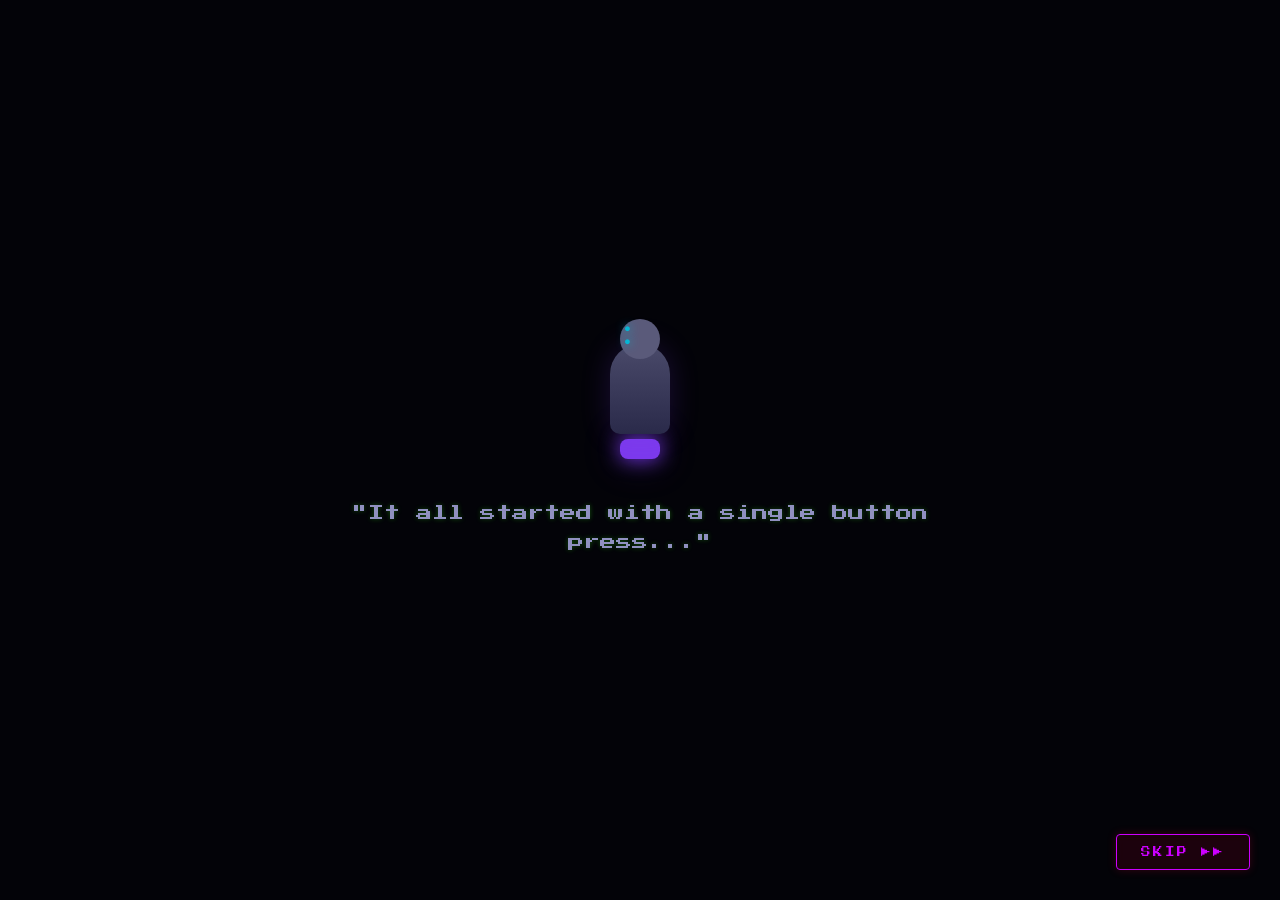
<file: gaming-website/gaming-website.html>
<!DOCTYPE html>
<html lang="en" data-theme="dark">

<head>
    <meta charset="UTF-8">
    <meta name="viewport" content="width=device-width, initial-scale=1.0">
    <title>GameZone — Your Ultimate Gaming Portal</title>
    <meta name="description"
        content="GameZone: Play 29+ free browser games including endless runners, arcade classics, card games, puzzles, and more. No downloads required.">
    <link rel="preconnect" href="https://fonts.googleapis.com">
    <link rel="preconnect" href="https://fonts.gstatic.com" crossorigin>
    <link
        href="https://fonts.googleapis.com/css2?family=Black+Ops+One&family=Courier+Prime:wght@400;700&family=Orbitron:wght@400;500;600;700;800;900&family=Press+Start+2P&display=swap"
        rel="stylesheet">
    <link rel="stylesheet" href="css/gaming-website-style.css">
    <link rel="stylesheet" href="css/intro.css">
    <link rel="stylesheet" href="css/games.css">
    <link rel="stylesheet" href="css/info-sections.css">
</head>

<body>
    <div class="scanlines"></div>

    <!-- ==================== INTRO CINEMATIC ==================== -->
    <div id="intro-overlay" class="intro-overlay">
        <button id="skip-intro" class="skip-btn">Skip ▶▶</button>
        <div class="intro-scene" id="scene-1">
            <div class="scene-visual">
                <div class="pixel-child">
                    <div class="child-body"></div>
                    <div class="controller-glow"></div>
                </div>
                <div class="floating-pixels">
                    <span></span><span></span><span></span><span></span><span></span>
                    <span></span><span></span><span></span><span></span><span></span>
                </div>
            </div>
            <p class="scene-text">"It all started with a single button press..."</p>
        </div>
        <div class="intro-scene" id="scene-2">
            <div class="scene-visual">
                <div class="era-timeline">
                    <div class="era era-8bit">8-BIT</div>
                    <div class="era-arrow">→</div>
                    <div class="era era-16bit">16-BIT</div>
                    <div class="era-arrow">→</div>
                    <div class="era era-modern">HD</div>
                    <div class="era-arrow">→</div>
                    <div class="era era-future">∞</div>
                </div>
                <div class="growing-figure">
                    <div class="figure-silhouette"></div>
                </div>
            </div>
            <p class="scene-text">"Years of quests... countless worlds explored..."</p>
        </div>
        <div class="intro-scene" id="scene-3">
            <div class="scene-visual">
                <div class="overlord-container">
                    <div class="overlord-crown">👑</div>
                    <div class="overlord-figure">
                        <div class="overlord-glow"></div>
                        <div class="overlord-silhouette"></div>
                    </div>
                    <div class="power-particles">
                        <span></span><span></span><span></span><span></span><span></span>
                        <span></span><span></span><span></span><span></span><span></span>
                        <span></span><span></span><span></span><span></span><span></span>
                        <span></span><span></span><span></span><span></span><span></span>
                    </div>
                </div>
            </div>
            <p class="scene-text">"From player... to <span class="glow-text">LEGEND</span>."</p>
        </div>
        <div class="intro-scene" id="scene-final">
            <div class="logo-reveal">
                <h1 class="site-logo-intro">GAME<span>ZONE</span></h1>
                <p class="tagline-intro">Your Kingdom Awaits</p>
            </div>
        </div>
    </div>

    <!-- ==================== MAIN WEBSITE ==================== -->
    <div id="main-site" class="main-site hidden">
        <!-- NAVBAR -->
        <nav class="navbar">
            <div class="nav-container">
                <a href="#" class="nav-logo">
                    <span class="logo-icon">🎮</span>
                    <span class="logo-text">GAME<span class="logo-accent">ZONE</span></span>
                </a>
                <div class="nav-links">
                    <a href="#games" class="nav-link active">Games</a>
                    <a href="#runners" class="nav-link">Runners</a>
                    <a href="#arcade" class="nav-link">Arcade</a>
                    <a href="#puzzle" class="nav-link">Puzzle</a>
                    <a href="#action" class="nav-link">Action</a>
                    <a href="#skill" class="nav-link">Skill</a>
                    <a href="#sports" class="nav-link">Sports</a>
                    <a href="#cards" class="nav-link">Cards</a>
                </div>
                <div class="nav-actions">
                    <div class="search-box">
                        <input type="text" id="search-input" placeholder="Search games..." autocomplete="off">
                        <span class="search-icon">🔍</span>
                    </div>
                    <button id="theme-toggle" class="theme-toggle" aria-label="Toggle theme">
                        <span class="theme-icon-sun">☀️</span>
                        <span class="theme-icon-moon">🌙</span>
                    </button>
                </div>
            </div>
        </nav>

        <!-- HERO -->
        <header class="hero">
            <div class="hero-bg">
                <div class="hero-particles" id="hero-particles"></div>
            </div>
            <div class="hero-content">
                <div class="mascot-container">
                    <div class="glowing-cube">
                        <div class="cube-face front">❤️</div>
                        <div class="cube-face back">?</div>
                        <div class="cube-face right"></div>
                        <div class="cube-face left"></div>
                        <div class="cube-face top"></div>
                        <div class="cube-face bottom"></div>
                    </div>
                    <div class="cube-trail"></div>
                </div>
                <h1 class="hero-title">GAME<span class="hero-accent">ZONE</span></h1>
                <p class="hero-subtitle">29 Free Browser Games • No Downloads • Play Instantly</p>
                <div class="hero-stats">
                    <div class="stat">
                        <span class="stat-number" data-target="29">0</span>
                        <span class="stat-label">Games</span>
                    </div>
                    <div class="stat">
                        <span class="stat-number" data-target="5">0</span>
                        <span class="stat-label">Categories</span>
                    </div>
                    <div class="stat">
                        <span class="stat-number" data-target="100">0</span>
                        <span class="stat-label">% Free</span>
                    </div>
                </div>
                <a href="#games" class="hero-cta">
                    <span>Start Playing</span>
                    <span class="cta-arrow">→</span>
                </a>
            </div>
            <div class="scroll-indicator">
                <div class="mouse">
                    <div class="wheel"></div>
                </div>
                <span>Scroll Down</span>
            </div>
        </header>

        <!-- GAMES SECTION — Organized by Category -->
        <section id="games" class="games-section">
            <div class="section-header">
                <h2 class="section-title">Game <span class="accent">Library</span></h2>
                <p class="section-desc">29 browser games, no downloads. Pick a category and play.</p>
            </div>
            <!-- Category Filter Tabs -->
            <div class="category-filters">
                <button class="filter-btn active" data-category="all">
                    <span class="filter-icon">🎮</span> All Games
                </button>
                <button class="filter-btn" data-category="runner">
                    <span class="filter-icon">🏃</span> Runners
                </button>
                <button class="filter-btn" data-category="action">
                    <span class="filter-icon">⚡</span> Action
                </button>
                <button class="filter-btn" data-category="arcade">
                    <span class="filter-icon">👾</span> Arcade
                </button>
                <button class="filter-btn" data-category="skill">
                    <span class="filter-icon">🧠</span> Skill
                </button>
                <button class="filter-btn" data-category="puzzle">
                    <span class="filter-icon">🧩</span> Puzzle
                </button>
                <button class="filter-btn" data-category="cards">
                    <span class="filter-icon">🃏</span> Cards
                </button>
            </div>

            <!-- ═══ RUNNERS ═══ -->
            <div class="cat-section" data-cat="runner">
                <div class="cat-header">
                    <span class="cat-header__icon">🏃</span>
                    <h3 class="cat-header__title">Runners</h3>
                    <div class="cat-header__line"></div>
                    <span class="cat-header__count">6 games</span>
                </div>
                <div class="game-grid">
                    <!-- Neon Flip -->
                    <div class="game-card" id="card-neon-flip" data-category="runner" data-game="neon-flip">
                        <div class="card-glow"
                            style="background: radial-gradient(circle, #ff00ff 0%, transparent 70%);"></div>
                        <div class="card-icon">🌀</div>
                        <div class="card-badge runner">Runner</div>
                        <h3 class="card-title">Neon Flip</h3>
                        <p class="card-desc">Jump and flip through endless neon corridors. Tap to survive the geometric
                            gauntlet!</p>
                        <div class="card-meta">
                            <span class="meta-perspective">↕ Flip</span>
                            <span class="meta-keys">⌨ Space / Click</span>
                        </div>
                        <button class="play-btn" onclick="launchGame('neon-flip')">
                            <span>PLAY</span><span class="play-arrow">▶</span>
                        </button>
                    </div>
                    <!-- Chroma Shift -->
                    <div class="game-card" id="card-chroma-shift" data-category="runner" data-game="chroma-shift">
                        <div class="card-glow"
                            style="background: radial-gradient(circle, #00f7ff 0%, transparent 70%);"></div>
                        <div class="card-icon">🎨</div>
                        <div class="card-badge runner">Runner</div>
                        <h3 class="card-title">Chroma Shift</h3>
                        <p class="card-desc">Match the gate color! Shift between Cyan and Pink to survive the rush.</p>
                        <div class="card-meta">
                            <span class="meta-perspective">↔ Color Match</span>
                            <span class="meta-keys">⌨ Space</span>
                        </div>
                        <button class="play-btn" onclick="launchGame('chroma-shift')">
                            <span>PLAY</span><span class="play-arrow">▶</span>
                        </button>
                    </div>
                    <!-- Sky Dash -->
                    <div class="game-card game-card--new" id="card-sky-dash" data-category="runner"
                        data-game="sky-dash">
                        <div class="card-glow"
                            style="background: radial-gradient(circle, #00ff88 0%, transparent 70%);"></div>
                        <div class="card-icon">🚀</div>
                        <div class="card-badge runner">Runner</div>
                        <div class="card-badge-new">NEW</div>
                        <h3 class="card-title">Sky Dash</h3>
                        <p class="card-desc">Run endlessly, jump over glowing obstacles and collect coins! Double-jump
                            allowed — how far can you go?</p>
                        <div class="card-meta">
                            <span class="meta-perspective">↑ Jump &amp; Run</span>
                            <span class="meta-keys">⌨ Space / Click</span>
                        </div>
                        <button class="play-btn" onclick="launchGame('sky-dash')">
                            <span>PLAY</span><span class="play-arrow">▶</span>
                        </button>
                    </div>
                    <!-- Color Road -->
                    <div class="game-card game-card--new" id="card-color-road" data-category="runner"
                        data-game="color-road">
                        <div class="card-glow"
                            style="background: radial-gradient(circle, #ffe066 0%, transparent 70%);"></div>
                        <div class="card-icon">🚦</div>
                        <div class="card-badge runner">Runner</div>
                        <div class="card-badge-new">NEW</div>
                        <h3 class="card-title">Color Road</h3>
                        <p class="card-desc">Tap to switch lanes and match your ball's color to the incoming blocks.
                            Wrong color = CRASH!</p>
                        <div class="card-meta">
                            <span class="meta-perspective">🎮 Lane Switch</span>
                            <span class="meta-keys">⌨ Space / Tap</span>
                        </div>
                        <button class="play-btn" onclick="launchGame('color-road')">
                            <span>PLAY</span><span class="play-arrow">▶</span>
                        </button>
                    </div>

                    <!-- Meteor Rain -->
                    <div class="game-card game-card--new" id="card-meteor-rain" data-category="runner"
                        data-game="meteor-rain">
                        <div class="card-glow"
                            style="background: radial-gradient(circle, #ff6644 0%, transparent 70%);"></div>
                        <div class="card-icon">&#9732;&#65039;</div>
                        <div class="card-badge runner">Runner</div>
                        <div class="card-badge-new">NEW</div>
                        <h3 class="card-title">Meteor Rain</h3>
                        <p class="card-desc">Pilot your neon ship through a devastating meteor shower. Dodge left &amp;
                            right &mdash; how long can you survive?</p>
                        <div class="card-meta">
                            <span class="meta-perspective">&#9732; Dodge</span>
                            <span class="meta-keys">&#8592; &#8594; / A D</span>
                        </div>
                        <button class="play-btn" onclick="launchGame('meteor-rain')">
                            <span>PLAY</span><span class="play-arrow">&#9654;</span>
                        </button>
                    </div>


                    <!-- Tunnel Rush -->
                    <div class="game-card game-card--new" id="card-tunnel-rush" data-category="runner"
                        data-game="tunnel-rush">
                        <div class="card-glow"
                            style="background: radial-gradient(circle, #cc00ff 0%, transparent 70%);"></div>
                        <div class="card-icon">🌀</div>
                        <div class="card-badge runner">Runner</div>
                        <div class="card-badge-new">NEW</div>
                        <h3 class="card-title">Tunnel Rush</h3>
                        <p class="card-desc">Hurtle through a 3D neon tunnel! Dodge rotating obstacle rings — they get
                            faster and denser the further you go!</p>
                        <div class="card-meta">
                            <span class="meta-perspective">🌀 3D Tunnel</span>
                            <span class="meta-keys">⌨ ← → / A D</span>
                        </div>
                        <button class="play-btn" onclick="launchGame('tunnel-rush')">
                            <span>PLAY</span><span class="play-arrow">▶</span>
                        </button>
                    </div>

                </div>
            </div>

            <!-- ═══ ACTION ═══ -->
            <div class="cat-section" data-cat="action">
                <div class="cat-header">
                    <span class="cat-header__icon">⚡</span>
                    <h3 class="cat-header__title">Action</h3>
                    <div class="cat-header__line"></div>
                    <span class="cat-header__count">6 games</span>
                </div>
                <div class="game-grid">
                    <!-- Gravity Grid -->
                    <div class="game-card game-card--new" id="card-gravity-grid" data-category="action"
                        data-game="gravity-grid">
                        <div class="card-glow"
                            style="background: radial-gradient(circle, #cc00ff 0%, transparent 70%);"></div>
                        <div class="card-icon">⚡</div>
                        <div class="card-badge action">Action</div>
                        <div class="card-badge-new">NEW</div>
                        <h3 class="card-title">Gravity Grid</h3>
                        <p class="card-desc">Flip gravity to guide your neon ball through 5 spike-filled levels. Don't
                            touch the walls!</p>
                        <div class="card-meta">
                            <span class="meta-perspective">↕ Gravity Flip</span>
                            <span class="meta-keys">⌨ ←→ + Space</span>
                        </div>
                        <button class="play-btn" onclick="launchGame('gravity-grid')">
                            <span>PLAY</span><span class="play-arrow">▶</span>
                        </button>
                    </div>
                    <!-- Neon Sniper -->
                    <div class="game-card game-card--new" id="card-neon-sniper" data-category="action"
                        data-game="neon-sniper">
                        <div class="card-glow"
                            style="background: radial-gradient(circle, #ff4d4d 0%, transparent 70%);"></div>
                        <div class="card-icon">🎯</div>
                        <div class="card-badge action">Action</div>
                        <div class="card-badge-new">NEW</div>
                        <h3 class="card-title">Neon Sniper</h3>
                        <p class="card-desc">Rotate your center turret and blast hexagonal enemies before they breach
                            your sector.</p>
                        <div class="card-meta">
                            <span class="meta-perspective">🔫 Top-Down</span>
                            <span class="meta-keys">⌨ ←→ + Space</span>
                        </div>
                        <button class="play-btn" onclick="launchGame('neon-sniper')">
                            <span>PLAY</span><span class="play-arrow">▶</span>
                        </button>
                    </div>
                    <!-- Asteroid Storm -->
                    <div class="game-card game-card--new" id="card-asteroid-storm" data-category="action"
                        data-game="asteroid-storm">
                        <div class="card-glow"
                            style="background: radial-gradient(circle, #ff6644 0%, transparent 70%);"></div>
                        <div class="card-icon">🌌</div>
                        <div class="card-badge action">Action</div>
                        <div class="card-badge-new">NEW</div>
                        <h3 class="card-title">Asteroid Storm</h3>
                        <p class="card-desc">Pilot your ship and blast incoming asteroids! SPACE auto-aims at the
                            nearest threat. Survive all waves!</p>
                        <div class="card-meta">
                            <span class="meta-perspective">🚀 Space Shooter</span>
                            <span class="meta-keys">⌨ WASD + Space</span>
                        </div>
                        <button class="play-btn" onclick="launchGame('asteroid-storm')">
                            <span>PLAY</span><span class="play-arrow">▶</span>
                        </button>
                    </div>
                    <!-- Laser Defense -->
                    <div class="game-card game-card--new" id="card-laser-defense" data-category="action"
                        data-game="laser-defense">
                        <div class="card-glow"
                            style="background: radial-gradient(circle, #00d4ff 0%, transparent 70%);"></div>
                        <div class="card-icon">🛡️</div>
                        <div class="card-badge action">Action</div>
                        <div class="card-badge-new">NEW</div>
                        <h3 class="card-title">Laser Defense</h3>
                        <p class="card-desc">Move your shield to block enemy lasers raining down on your base. Survive
                            all waves!</p>
                        <div class="card-meta">
                            <span class="meta-perspective">🛡️ Defend</span>
                            <span class="meta-keys">⌨ ←→ keys</span>
                        </div>
                        <button class="play-btn" onclick="launchGame('laser-defense')">
                            <span>PLAY</span><span class="play-arrow">▶</span>
                        </button>
                    </div>

                    <!-- Tank Blitz -->
                    <div class="game-card game-card--new" id="card-tank-blitz" data-category="action"
                        data-game="tank-blitz">
                        <div class="card-glow"
                            style="background: radial-gradient(circle, #00ff88 0%, transparent 70%);"></div>
                        <div class="card-icon">&#128269;</div>
                        <div class="card-badge action">Action</div>
                        <div class="card-badge-new">NEW</div>
                        <h3 class="card-title">Tank Blitz</h3>
                        <p class="card-desc">Command your neon tank! Rotate, charge forward, and blast waves of enemy
                            tanks before they destroy you!</p>
                        <div class="card-meta">
                            <span class="meta-perspective">&#127918; Top-Down</span>
                            <span class="meta-keys">&#8328; WASD + Space</span>
                        </div>
                        <button class="play-btn" onclick="launchGame('tank-blitz')">
                            <span>PLAY</span><span class="play-arrow">&#9654;</span>
                        </button>
                    </div>
                    <!-- Plasma Shield -->
                    <div class="game-card game-card--new" id="card-plasma-shield" data-category="action"
                        data-game="plasma-shield">
                        <div class="card-glow"
                            style="background: radial-gradient(circle, #00ff88 0%, transparent 70%);"></div>
                        <div class="card-icon">🛸</div>
                        <div class="card-badge action">Action</div>
                        <div class="card-badge-new">NEW</div>
                        <h3 class="card-title">Plasma Shield</h3>
                        <p class="card-desc">Rotate your circular energy shield to deflect enemy plasma bolts! Waves get
                            faster — don't let any reach your core!</p>
                        <div class="card-meta">
                            <span class="meta-perspective">🛡 Defend</span>
                            <span class="meta-keys">⌨ ← → to rotate</span>
                        </div>
                        <button class="play-btn" onclick="launchGame('plasma-shield')">
                            <span>PLAY</span><span class="play-arrow">▶</span>
                        </button>
                    </div>

                </div>
            </div>

            <!-- ═══ ARCADE ═══ -->
            <div class="cat-section" data-cat="arcade">
                <div class="cat-header">
                    <span class="cat-header__icon">👾</span>
                    <h3 class="cat-header__title">Arcade</h3>
                    <div class="cat-header__line"></div>
                    <span class="cat-header__count">7 games</span>
                </div>
                <div class="game-grid">
                    <!-- Pixel Dodge -->
                    <div class="game-card game-card--new" id="card-pixel-dodge" data-category="arcade"
                        data-game="pixel-dodge">
                        <div class="card-glow"
                            style="background: radial-gradient(circle, #00d4ff 0%, transparent 70%);"></div>
                        <div class="card-icon">🚀</div>
                        <div class="card-badge arcade">Arcade</div>
                        <div class="card-badge-new">NEW</div>
                        <h3 class="card-title">Pixel Dodge</h3>
                        <p class="card-desc">Dodge falling neon blocks! Dash to escape tight gaps and survive as long as
                            possible.</p>
                        <div class="card-meta">
                            <span class="meta-perspective">↕ Dodge</span>
                            <span class="meta-keys">⌨ ←→ + Space dash</span>
                        </div>
                        <button class="play-btn" onclick="launchGame('pixel-dodge')">
                            <span>PLAY</span><span class="play-arrow">▶</span>
                        </button>
                    </div>
                    <!-- Neon Pong -->
                    <div class="game-card game-card--new" id="card-neon-pong" data-category="arcade"
                        data-game="neon-pong">
                        <div class="card-glow"
                            style="background: radial-gradient(circle, #ff4488 0%, transparent 70%);"></div>
                        <div class="card-icon">🏓</div>
                        <div class="card-badge arcade">Arcade</div>
                        <div class="card-badge-new">NEW</div>
                        <h3 class="card-title">Neon Pong</h3>
                        <p class="card-desc">Classic pong vs adaptive AI. Hit the center power zone for a speed burst.
                            First to 7 wins!</p>
                        <div class="card-meta">
                            <span class="meta-perspective">🎨 Classic</span>
                            <span class="meta-keys">⌨ W/S or ↑↓</span>
                        </div>
                        <button class="play-btn" onclick="launchGame('neon-pong')">
                            <span>PLAY</span><span class="play-arrow">▶</span>
                        </button>
                    </div>
                    <!-- Neon Snake -->
                    <div class="game-card game-card--new" id="card-neon-snake" data-category="arcade"
                        data-game="neon-snake">
                        <div class="card-glow"
                            style="background: radial-gradient(circle, #00ff88 0%, transparent 70%);"></div>
                        <div class="card-icon">🐍</div>
                        <div class="card-badge arcade">Arcade</div>
                        <div class="card-badge-new">NEW</div>
                        <h3 class="card-title">Neon Snake</h3>
                        <p class="card-desc">Classic snake with neon visuals and power-ups: Speed boost, Ghost mode, and
                            Shrink!</p>
                        <div class="card-meta">
                            <span class="meta-perspective">↕↔ Snake</span>
                            <span class="meta-keys">⌨ WASD or ←↑→↓</span>
                        </div>
                        <button class="play-btn" onclick="launchGame('neon-snake')">
                            <span>PLAY</span><span class="play-arrow">▶</span>
                        </button>
                    </div>
                    <!-- Bubble Burst -->
                    <div class="game-card game-card--new" id="card-bubble-burst" data-category="arcade"
                        data-game="bubble-burst">
                        <div class="card-glow"
                            style="background: radial-gradient(circle, #ff4d6d 0%, transparent 70%);"></div>
                        <div class="card-icon">🫧</div>
                        <div class="card-badge arcade">Arcade</div>
                        <div class="card-badge-new">NEW</div>
                        <h3 class="card-title">Bubble Burst</h3>
                        <p class="card-desc">Colorful bubbles float up — click them before they escape! Build combos for
                            massive bonus points!</p>
                        <div class="card-meta">
                            <span class="meta-perspective">🫧 Pop!</span>
                            <span class="meta-keys">🖱 Click / Tap</span>
                        </div>
                        <button class="play-btn" onclick="launchGame('bubble-burst')">
                            <span>PLAY</span><span class="play-arrow">▶</span>
                        </button>
                    </div>
                    <!-- Fruit Catcher -->
                    <div class="game-card game-card--new" id="card-fruit-catcher" data-category="arcade"
                        data-game="fruit-catcher">
                        <div class="card-glow"
                            style="background: radial-gradient(circle, #ffaa00 0%, transparent 70%);"></div>
                        <div class="card-icon">🍎</div>
                        <div class="card-badge arcade">Arcade</div>
                        <div class="card-badge-new">NEW</div>
                        <h3 class="card-title">Fruit Catcher</h3>
                        <p class="card-desc">Catch falling fruits in your basket and dodge bombs! Build combos for
                            double points!</p>
                        <div class="card-meta">
                            <span class="meta-perspective">🫐 Catch!</span>
                            <span class="meta-keys">⌨ ←→ / Drag</span>
                        </div>
                        <button class="play-btn" onclick="launchGame('fruit-catcher')">
                            <span>PLAY</span><span class="play-arrow">▶</span>
                        </button>
                    </div>

                    <!-- Whack-A-Mole -->
                    <div class="game-card game-card--new" id="card-whack-a-mole" data-category="arcade"
                        data-game="whack-a-mole">
                        <div class="card-glow"
                            style="background: radial-gradient(circle, #a16207 0%, transparent 70%);"></div>
                        <div class="card-icon">&#128296;</div>
                        <div class="card-badge arcade">Arcade</div>
                        <div class="card-badge-new">NEW</div>
                        <h3 class="card-title">Whack-A-Mole</h3>
                        <p class="card-desc">Moles pop up &mdash; smash them before they hide! 60 seconds on the clock.
                            How many can you whack?</p>
                        <div class="card-meta">
                            <span class="meta-perspective">&#128296; Smash!</span>
                            <span class="meta-keys">&#128433; Click / Tap</span>
                        </div>
                        <button class="play-btn" onclick="launchGame('whack-a-mole')">
                            <span>PLAY</span><span class="play-arrow">&#9654;</span>
                        </button>
                    </div>
                    <!-- Brick Breaker -->
                    <div class="game-card game-card--new" id="card-brick-breaker" data-category="arcade"
                        data-game="brick-breaker">
                        <div class="card-glow"
                            style="background: radial-gradient(circle, #ffe066 0%, transparent 70%);"></div>
                        <div class="card-icon">🧱</div>
                        <div class="card-badge arcade">Arcade</div>
                        <div class="card-badge-new">NEW</div>
                        <h3 class="card-title">Brick Breaker</h3>
                        <p class="card-desc">Classic breakout action! Bounce the ball to smash neon bricks. Grab
                            power-ups for a wide paddle or multi-ball mayhem!</p>
                        <div class="card-meta">
                            <span class="meta-perspective">🧱 Breakout</span>
                            <span class="meta-keys">🖱 Mouse / Touch</span>
                        </div>
                        <button class="play-btn" onclick="launchGame('brick-breaker')">
                            <span>PLAY</span><span class="play-arrow">▶</span>
                        </button>
                    </div>

                </div>
            </div>

            <!-- ═══ SKILL ═══ -->
            <div class="cat-section" data-cat="skill">
                <div class="cat-header">
                    <span class="cat-header__icon">🧠</span>
                    <h3 class="cat-header__title">Skill</h3>
                    <div class="cat-header__line"></div>
                    <span class="cat-header__count">5 games</span>
                </div>
                <div class="game-grid">
                    <!-- Echo Trace -->
                    <div class="game-card game-card--new" id="card-echo-trace" data-category="skill"
                        data-game="echo-trace">
                        <div class="card-glow"
                            style="background: radial-gradient(circle, #ff9900 0%, transparent 70%);"></div>
                        <div class="card-icon">🎵</div>
                        <div class="card-badge skill">Skill</div>
                        <div class="card-badge-new">NEW</div>
                        <h3 class="card-title">Echo Trace</h3>
                        <p class="card-desc">Watch the glowing sequence on a 3×3 grid, then repeat it perfectly. Each
                            round adds one more step.</p>
                        <div class="card-meta">
                            <span class="meta-perspective">🧠 Memory</span>
                            <span class="meta-keys">🖱 Click / Keys 1–9</span>
                        </div>
                        <button class="play-btn" onclick="launchGame('echo-trace')">
                            <span>PLAY</span><span class="play-arrow">▶</span>
                        </button>
                    </div>
                    <!-- Speed Tap -->
                    <div class="game-card game-card--new" id="card-speed-tap" data-category="skill"
                        data-game="speed-tap">
                        <div class="card-glow"
                            style="background: radial-gradient(circle, #cc00ff 0%, transparent 70%);"></div>
                        <div class="card-icon">⚡</div>
                        <div class="card-badge skill">Skill</div>
                        <div class="card-badge-new">NEW</div>
                        <h3 class="card-title">Speed Tap</h3>
                        <p class="card-desc">Targets appear and shrink — click them before they vanish! Faster reactions
                            = more points. Build a streak!</p>
                        <div class="card-meta">
                            <span class="meta-perspective">⚡ Reaction</span>
                            <span class="meta-keys">🖱 Click / Tap</span>
                        </div>
                        <button class="play-btn" onclick="launchGame('speed-tap')">
                            <span>PLAY</span><span class="play-arrow">▶</span>
                        </button>
                    </div>
                    <!-- Aim Trainer -->
                    <div class="game-card game-card--new" id="card-aim-trainer" data-category="skill"
                        data-game="aim-trainer">
                        <div class="card-glow"
                            style="background: radial-gradient(circle, #ff4d6d 0%, transparent 70%);"></div>
                        <div class="card-icon">🎯</div>
                        <div class="card-badge skill">Skill</div>
                        <div class="card-badge-new">NEW</div>
                        <h3 class="card-title">Aim Trainer</h3>
                        <p class="card-desc">Moving bullseye targets bounce around the screen. Hit the center for max
                            points. Build a streak!</p>
                        <div class="card-meta">
                            <span class="meta-perspective">🎯 Precision</span>
                            <span class="meta-keys">🖱 Click / Tap</span>
                        </div>
                        <button class="play-btn" onclick="launchGame('aim-trainer')">
                            <span>PLAY</span><span class="play-arrow">▶</span>
                        </button>
                    </div>

                    <!-- Reaction Time -->
                    <div class="game-card game-card--new" id="card-reaction-time" data-category="skill"
                        data-game="reaction-time">
                        <div class="card-glow"
                            style="background: radial-gradient(circle, #00d4ff 0%, transparent 70%);"></div>
                        <div class="card-icon">&#9201;&#65039;</div>
                        <div class="card-badge skill">Skill</div>
                        <div class="card-badge-new">NEW</div>
                        <h3 class="card-title">Reaction Time</h3>
                        <p class="card-desc">When the circle turns GREEN &mdash; click as fast as you can! 10 rounds.
                            Average your time and beat your best!</p>
                        <div class="card-meta">
                            <span class="meta-perspective">&#9889; Reflex</span>
                            <span class="meta-keys">&#128433; Click / Space</span>
                        </div>
                        <button class="play-btn" onclick="launchGame('reaction-time')">
                            <span>PLAY</span><span class="play-arrow">&#9654;</span>
                        </button>
                    </div>
                    <!-- Number Memory -->
                    <div class="game-card game-card--new" id="card-number-memory" data-category="skill"
                        data-game="number-memory">
                        <div class="card-glow"
                            style="background: radial-gradient(circle, #ff9900 0%, transparent 70%);"></div>
                        <div class="card-icon">🔢</div>
                        <div class="card-badge skill">Skill</div>
                        <div class="card-badge-new">NEW</div>
                        <h3 class="card-title">Number Memory</h3>
                        <p class="card-desc">A number flashes on screen — memorize it, then type it back! Numbers get
                            longer and display time shrinks each level!</p>
                        <div class="card-meta">
                            <span class="meta-perspective">🔢 Memory</span>
                            <span class="meta-keys">⌨ Type digits</span>
                        </div>
                        <button class="play-btn" onclick="launchGame('number-memory')">
                            <span>PLAY</span><span class="play-arrow">▶</span>
                        </button>
                    </div>

                </div>
            </div>

            <!-- ═══ PUZZLE ═══ -->
            <div class="cat-section" data-cat="puzzle">
                <div class="cat-header">
                    <span class="cat-header__icon">🧩</span>
                    <h3 class="cat-header__title">Puzzle</h3>
                    <div class="cat-header__line"></div>
                    <span class="cat-header__count">5 games</span>
                </div>
                <div class="game-grid">
                    <!-- Stack Rush -->
                    <div class="game-card game-card--new" id="card-stack-rush" data-category="puzzle"
                        data-game="stack-rush">
                        <div class="card-glow"
                            style="background: radial-gradient(circle, #ffe066 0%, transparent 70%);"></div>
                        <div class="card-icon">🏗️</div>
                        <div class="card-badge puzzle">Puzzle</div>
                        <div class="card-badge-new">NEW</div>
                        <h3 class="card-title">Stack Rush</h3>
                        <p class="card-desc">Drop sliding blocks onto a growing tower. Land it perfectly for bonus
                            points — one slip and it collapses!</p>
                        <div class="card-meta">
                            <span class="meta-perspective">🏗 Stack</span>
                            <span class="meta-keys">⌨ Space / Click</span>
                        </div>
                        <button class="play-btn" onclick="launchGame('stack-rush')">
                            <span>PLAY</span><span class="play-arrow">▶</span>
                        </button>
                    </div>
                    <!-- Gem Match -->
                    <div class="game-card game-card--new" id="card-gem-match" data-category="puzzle"
                        data-game="gem-match">
                        <div class="card-glow"
                            style="background: radial-gradient(circle, #00d4ff 0%, transparent 70%);"></div>
                        <div class="card-icon">💎</div>
                        <div class="card-badge puzzle">Puzzle</div>
                        <div class="card-badge-new">NEW</div>
                        <h3 class="card-title">Gem Match</h3>
                        <p class="card-desc">Swap adjacent gems to match 3 or more in a row. Chain combos and cascades
                            for explosive points!</p>
                        <div class="card-meta">
                            <span class="meta-perspective">💎 Match-3</span>
                            <span class="meta-keys">🖱 Click to swap</span>
                        </div>
                        <button class="play-btn" onclick="launchGame('gem-match')">
                            <span>PLAY</span><span class="play-arrow">▶</span>
                        </button>
                    </div>
                    <!-- Tile Slide -->
                    <div class="game-card game-card--new" id="card-tile-slide" data-category="puzzle"
                        data-game="tile-slide">
                        <div class="card-glow"
                            style="background: radial-gradient(circle, #00ff88 0%, transparent 70%);"></div>
                        <div class="card-icon">📲</div>
                        <div class="card-badge puzzle">Puzzle</div>
                        <div class="card-badge-new">NEW</div>
                        <h3 class="card-title">Tile Slide</h3>
                        <p class="card-desc">Classic 15-puzzle! Slide numbered tiles into order 1–15. Click any
                            highlighted tile to move it into the gap.</p>
                        <div class="card-meta">
                            <span class="meta-perspective">🧩 15-Puzzle</span>
                            <span class="meta-keys">🖱 Click / Arrows</span>
                        </div>
                        <button class="play-btn" onclick="launchGame('tile-slide')">
                            <span>PLAY</span><span class="play-arrow">▶</span>
                        </button>
                    </div>

                    <!-- 2048 -->
                    <div class="game-card game-card--new" id="card-game-2048" data-category="puzzle"
                        data-game="game-2048">
                        <div class="card-glow"
                            style="background: radial-gradient(circle, #edc22e 0%, transparent 70%);"></div>
                        <div class="card-icon">&#128290;</div>
                        <div class="card-badge puzzle">Puzzle</div>
                        <div class="card-badge-new">NEW</div>
                        <h3 class="card-title">2048</h3>
                        <p class="card-desc">Merge tiles to reach 2048! Slide numbered tiles together &mdash; same
                            numbers combine. Think ahead to win!</p>
                        <div class="card-meta">
                            <span class="meta-perspective">&#128290; Merge</span>
                            <span class="meta-keys">&#8328; Arrow Keys</span>
                        </div>
                        <button class="play-btn" onclick="launchGame('game-2048')">
                            <span>PLAY</span><span class="play-arrow">&#9654;</span>
                        </button>
                    </div>
                    <!-- Sudoku Lite -->
                    <div class="game-card game-card--new" id="card-sudoku-lite" data-category="puzzle"
                        data-game="sudoku-lite">
                        <div class="card-glow"
                            style="background: radial-gradient(circle, #00d4ff 0%, transparent 70%);"></div>
                        <div class="card-icon">🔢</div>
                        <div class="card-badge puzzle">Puzzle</div>
                        <div class="card-badge-new">NEW</div>
                        <h3 class="card-title">Sudoku Lite</h3>
                        <p class="card-desc">Classic Sudoku on a compact 6×6 grid. Fill every row, column, and 2×3 box
                            with numbers 1–6. Perfect for a quick brain workout!</p>
                        <div class="card-meta">
                            <span class="meta-perspective">🧩 Sudoku</span>
                            <span class="meta-keys">🖱 Click + 1–6</span>
                        </div>
                        <button class="play-btn" onclick="launchGame('sudoku-lite')">
                            <span>PLAY</span><span class="play-arrow">▶</span>
                        </button>
                    </div>

                </div>
            </div>

            <!-- ═══ CARDS ═══ -->
            <div class="cat-section" id="cards" data-cat="cards">
                <div class="cat-header">
                    <span class="cat-header__icon">🃏</span>
                    <h3 class="cat-header__title">Cards</h3>
                    <div class="cat-header__line"></div>
                    <span class="cat-header__count">1 game</span>
                </div>
                <div class="game-grid">
                    <!-- Neon Memory -->
                    <div class="game-card game-card--new" id="card-neon-memory" data-category="cards"
                        data-game="neon-memory">
                        <div class="card-glow"
                            style="background: radial-gradient(circle, #cc00ff 0%, transparent 70%);"></div>
                        <div class="card-icon">🃏</div>
                        <div class="card-badge cards">Cards</div>
                        <div class="card-badge-new">NEW</div>
                        <h3 class="card-title">Neon Memory</h3>
                        <p class="card-desc">Flip neon cards to find matching icon pairs on a 4&times;4 grid. Test your
                            memory — match all 8 pairs in the fewest moves!</p>
                        <div class="card-meta">
                            <span class="meta-perspective">🃏 Memory</span>
                            <span class="meta-keys">🖱 Click / Tap</span>
                        </div>
                        <button class="play-btn" onclick="launchGame('neon-memory')">
                            <span>PLAY</span><span class="play-arrow">&#9654;</span>
                        </button>
                    </div>
                </div>
            </div>

        </section>

        <!-- ═══════════════════════════════════════════════════════════════
             SECTION: HISTORY OF GAMING TIMELINE
        ═══════════════════════════════════════════════════════════════ -->
        <section id="gaming-history" class="info-section">
            <div class="section-container">
                <div class="section-tag">📚 Origins</div>
                <h2 class="section-heading">History of <span class="accent-neon">Gaming</span></h2>
                <p class="section-sub">From a single blinking dot to billions of players — the journey of video games is
                    one of humanity's greatest adventures.</p>

                <div class="timeline">
                    <div class="timeline-item" data-era="1958">
                        <div class="tl-dot" style="background:#ff4d6d;box-shadow:0 0 16px #ff4d6d;"></div>
                        <div class="tl-card">
                            <span class="tl-year">1958</span>
                            <div class="tl-icon">🎾</div>
                            <h4 class="tl-title">Tennis for Two</h4>
                            <p class="tl-desc">Physicist William Higinbotham creates the very first interactive video
                                game — a basic tennis simulation on an oscilloscope. The seed of a revolution is
                                planted.</p>
                        </div>
                    </div>
                    <div class="timeline-item" data-era="1972">
                        <div class="tl-dot" style="background:#ffaa00;box-shadow:0 0 16px #ffaa00;"></div>
                        <div class="tl-card">
                            <span class="tl-year">1972</span>
                            <div class="tl-icon">🕹️</div>
                            <h4 class="tl-title">PONG & Atari</h4>
                            <p class="tl-desc">Atari releases PONG — the first commercially successful arcade game.
                                Families gather around TVs to bounce a pixel square. An industry worth zero becomes
                                worth millions overnight.</p>
                        </div>
                    </div>
                    <div class="timeline-item" data-era="1980">
                        <div class="tl-dot" style="background:#ffe066;box-shadow:0 0 16px #ffe066;"></div>
                        <div class="tl-card">
                            <span class="tl-year">1980s</span>
                            <div class="tl-icon">👾</div>
                            <h4 class="tl-title">Arcade Golden Age</h4>
                            <p class="tl-desc">Pac-Man, Donkey Kong, Space Invaders. Teenagers pour quarters into arcade
                                cabinets. Video games enter homes via Atari 2600 &amp; ColecoVision. The pixel becomes
                                pop culture.</p>
                        </div>
                    </div>
                    <div class="timeline-item" data-era="1985">
                        <div class="tl-dot" style="background:#00ff88;box-shadow:0 0 16px #00ff88;"></div>
                        <div class="tl-card">
                            <span class="tl-year">1985</span>
                            <div class="tl-icon">🍄</div>
                            <h4 class="tl-title">Nintendo &amp; Super Mario</h4>
                            <p class="tl-desc">Nintendo releases Super Mario Bros. for the NES, saving a crashing
                                industry. Mario becomes the most recognisable fictional character on Earth — more famous
                                than Mickey Mouse.</p>
                        </div>
                    </div>
                    <div class="timeline-item" data-era="1993">
                        <div class="tl-dot" style="background:#00d4ff;box-shadow:0 0 16px #00d4ff;"></div>
                        <div class="tl-card">
                            <span class="tl-year">1993</span>
                            <div class="tl-icon">🔫</div>
                            <h4 class="tl-title">DOOM &amp; the 3D Revolution</h4>
                            <p class="tl-desc">id Software's DOOM invents the first-person shooter. 3D polygonal
                                graphics replace flat sprites. The gaming world enters a new dimension — literally.
                                Multiplayer deathmatch is born.</p>
                        </div>
                    </div>
                    <div class="timeline-item" data-era="2000">
                        <div class="tl-dot" style="background:#cc00ff;box-shadow:0 0 16px #cc00ff;"></div>
                        <div class="tl-card">
                            <span class="tl-year">2000s</span>
                            <div class="tl-icon">🌐</div>
                            <h4 class="tl-title">Online Multiplayer Era</h4>
                            <p class="tl-desc">Broadband internet connects players across the globe. World of Warcraft
                                reaches 12 million subscribers. Halo 2 defines online console gaming. Gaming goes social
                                — forever.</p>
                        </div>
                    </div>
                    <div class="timeline-item" data-era="2007">
                        <div class="tl-dot" style="background:#ff6644;box-shadow:0 0 16px #ff6644;"></div>
                        <div class="tl-card">
                            <span class="tl-year">2007</span>
                            <div class="tl-icon">📱</div>
                            <h4 class="tl-title">Mobile Gaming Arrives</h4>
                            <p class="tl-desc">The iPhone App Store changes everything. Angry Birds, Subway Surfers,
                                Candy Crush reach 1 billion players. Suddenly everyone has a game console in their
                                pocket at all times.</p>
                        </div>
                    </div>
                    <div class="timeline-item" data-era="2020">
                        <div class="tl-dot" style="background:#ffffff;box-shadow:0 0 16px #aaaaff;"></div>
                        <div class="tl-card">
                            <span class="tl-year">2020s</span>
                            <div class="tl-icon">🚀</div>
                            <h4 class="tl-title">Browser &amp; Beyond</h4>
                            <p class="tl-desc">HTML5 games run in any browser with zero downloads. Cloud gaming, VR, AR,
                                and AI characters push boundaries. The $200 billion gaming industry now dwarfs Hollywood
                                and music combined.</p>
                        </div>
                    </div>
                </div>
            </div>
        </section>

        <!-- ═══════════════════════════════════════════════════════════════
             SECTION: THE POWER OF PIXEL GAMES
        ═══════════════════════════════════════════════════════════════ -->
        <section id="pixel-power" class="info-section alt-bg">
            <div class="section-container">
                <div class="section-tag">🎨 Art & Design</div>
                <h2 class="section-heading">Why <span class="accent-neon">Pixel</span> Games Matter</h2>
                <p class="section-sub">In an age of photorealistic graphics, pixel art and browser games remain beloved
                    icons. Here's why they're timeless — and essential.</p>

                <div class="pixel-grid">
                    <div class="pixel-card">
                        <div class="pixel-card__icon"
                            style="background:rgba(255,77,109,0.15);border-color:rgba(255,77,109,0.4);">🎭</div>
                        <h3 class="pixel-card__title">Imagination Over Realism</h3>
                        <p class="pixel-card__desc">A 16×16 sprite of a hero leaves the details to your imagination.
                            Pixel art is a <em>visual language</em> — each block is a brushstroke that your brain
                            completes into something magical. That's not a limitation, it's a superpower.</p>
                    </div>
                    <div class="pixel-card">
                        <div class="pixel-card__icon"
                            style="background:rgba(255,170,0,0.15);border-color:rgba(255,170,0,0.4);">⚡</div>
                        <h3 class="pixel-card__title">Instant Accessibility</h3>
                        <p class="pixel-card__desc">Browser games powered by HTML5 Canvas run on <strong>any
                                device</strong> — $200 laptop, old phone, school computer. No GPU required. Gaming
                            becomes truly universal when a click is all you need.</p>
                    </div>
                    <div class="pixel-card">
                        <div class="pixel-card__icon"
                            style="background:rgba(0,212,255,0.15);border-color:rgba(0,212,255,0.4);">🧠</div>
                        <h3 class="pixel-card__title">Pure Game Design</h3>
                        <p class="pixel-card__desc">Without photorealistic graphics to hide behind, pixel and browser
                            games live or die by <em>gameplay</em>. Pong, Tetris, Snake — simple visuals, infinite
                            depth. The best games in history were built on a 5-colour palette.</p>
                    </div>
                    <div class="pixel-card">
                        <div class="pixel-card__icon"
                            style="background:rgba(0,255,136,0.15);border-color:rgba(0,255,136,0.4);">💻</div>
                        <h3 class="pixel-card__title">The Canvas Revolution</h3>
                        <p class="pixel-card__desc">HTML5 Canvas lets a single developer build a full game engine in
                            JavaScript. Every game on GameZone was hand-coded — no Unity, no engine, no framework. Just
                            raw math, pixels, and creativity.</p>
                    </div>
                    <div class="pixel-card">
                        <div class="pixel-card__icon"
                            style="background:rgba(204,0,255,0.15);border-color:rgba(204,0,255,0.4);">🕰️</div>
                        <h3 class="pixel-card__title">Nostalgia is Powerful</h3>
                        <p class="pixel-card__desc">Seeing a blinking sprite instantly teleports adults back to
                            childhood arcades. Nostalgia isn't just emotional — studies show it boosts creativity,
                            social connection, and even physical warmth. Pixels carry memories.</p>
                    </div>
                    <div class="pixel-card">
                        <div class="pixel-card__icon"
                            style="background:rgba(255,224,102,0.15);border-color:rgba(255,224,102,0.4);">🌍</div>
                        <h3 class="pixel-card__title">Games as Culture</h3>
                        <p class="pixel-card__desc">Video games are the defining art form of our generation. They
                            combine music, visual art, storytelling, mathematics, and psychology. Every pixel game you
                            play is participating in a living, global culture of creativity.</p>
                    </div>
                </div>

                <!-- Pixel art demo block -->
                <div class="pixel-demo">
                    <div class="pixel-demo__label">This is a pixel-art heart rendered in pure CSS:</div>
                    <div class="pixel-art-heart">
                        <div class="ph-row">
                            <span></span><span class="p"></span><span class="p"></span><span></span><span
                                class="p"></span><span class="p"></span><span></span>
                        </div>
                        <div class="ph-row">
                            <span class="p"></span><span class="p"></span><span class="p"></span><span
                                class="p"></span><span class="p"></span><span class="p"></span><span class="p"></span>
                        </div>
                        <div class="ph-row">
                            <span class="p"></span><span class="p"></span><span class="p"></span><span
                                class="p"></span><span class="p"></span><span class="p"></span><span class="p"></span>
                        </div>
                        <div class="ph-row">
                            <span></span><span class="p"></span><span class="p"></span><span class="p"></span><span
                                class="p"></span><span class="p"></span><span></span>
                        </div>
                        <div class="ph-row">
                            <span></span><span></span><span class="p"></span><span class="p"></span><span
                                class="p"></span><span></span><span></span>
                        </div>
                        <div class="ph-row">
                            <span></span><span></span><span></span><span
                                class="p"></span><span></span><span></span><span></span>
                        </div>
                    </div>
                    <div class="pixel-demo__label">7 × 6 grid. 24 coloured squares. Infinite feeling. <strong>That's
                            pixel art.</strong></div>
                </div>
            </div>
        </section>

        <!-- ═══════════════════════════════════════════════════════════════
             SECTION: DID YOU KNOW — GAMING FACTS
        ═══════════════════════════════════════════════════════════════ -->
        <section id="gaming-facts" class="info-section">
            <div class="section-container">
                <div class="section-tag">⚡ Mind Blown</div>
                <h2 class="section-heading">Did You <span class="accent-neon">Know?</span></h2>
                <p class="section-sub">Gaming is full of wild facts. Here are some that will genuinely surprise you.</p>

                <div class="facts-grid">
                    <div class="fact-card fact-card--big">
                        <div class="fact-num">$200B</div>
                        <div class="fact-label">Global gaming revenue in 2024</div>
                        <p class="fact-detail">The gaming industry earns more than movies, music, and TV streaming
                            <em>combined</em>. Every 3 seconds, someone somewhere buys a game.
                        </p>
                    </div>
                    <div class="fact-card">
                        <div class="fact-num">3.2B</div>
                        <div class="fact-label">Gamers worldwide</div>
                        <p class="fact-detail">Nearly 40% of humanity plays games. Gaming is more globally popular than
                            football.</p>
                    </div>
                    <div class="fact-card">
                        <div class="fact-num">1972</div>
                        <div class="fact-label">Year the first console was sold</div>
                        <p class="fact-detail">The Magnavox Odyssey — with no sound, no on-screen scoring, and plastic
                            overlays for the TV screen.</p>
                    </div>
                    <div class="fact-card">
                        <div class="fact-num">420M</div>
                        <div class="fact-label">People play Candy Crush daily</div>
                        <p class="fact-detail">King, the maker of Candy Crush, processes over 12 billion game rounds
                            played every single day.</p>
                    </div>
                    <div class="fact-card">
                        <div class="fact-num">70hrs</div>
                        <div class="fact-label">Average Skyrim playtime per person</div>
                        <p class="fact-detail">The Elder Scrolls V: Skyrim has sold 60M+ copies. More time has been
                            spent in Skyrim than humans have existed.</p>
                    </div>
                    <div class="fact-card fact-card--big">
                        <div class="fact-num">$1</div>
                        <div class="fact-label">Salary of Nintendo's president (2013)</div>
                        <p class="fact-detail">When Nintendo reported losses, President Satoru Iwata cut his own salary
                            to $1. He never laid off a single employee. Gaming's most beloved CEO.</p>
                    </div>
                    <div class="fact-card">
                        <div class="fact-num">256</div>
                        <div class="fact-label">Colours in a pixel art palette</div>
                        <p class="fact-detail">The original Nintendo held 256 colours total. Modern artists use limited
                            palettes intentionally — constraint breeds creativity.</p>
                    </div>
                    <div class="fact-card">
                        <div class="fact-num">∞</div>
                        <div class="fact-label">Procedural levels in Minecraft</div>
                        <p class="fact-detail">Minecraft's world is technically infinite. Walking to its "Far Lands"
                            edge takes 820 years at normal in-game speed.</p>
                    </div>
                    <div class="fact-card">
                        <div class="fact-num">40yrs</div>
                        <div class="fact-label">Age of the average gamer</div>
                        <p class="fact-detail">The "gamer teen" stereotype is outdated. The average age of a gamer
                            worldwide is 35–40, and 46% of all gamers are women.</p>
                    </div>
                </div>

                <div class="quote-block">
                    <div class="quote-text">"Video games are bad for you? That's what they said about rock 'n' roll."
                    </div>
                    <div class="quote-author">— Shigeru Miyamoto, creator of Mario, Zelda &amp; Donkey Kong</div>
                </div>
            </div>
        </section>

        <!-- ═══════════════════════════════════════════════════════════════
             SECTION: HOW OUR GAMES ARE BUILT (TECH BEHIND GAMEZONE)
        ═══════════════════════════════════════════════════════════════ -->
        <section id="how-built" class="info-section alt-bg">
            <div class="section-container">
                <div class="section-tag">🔧 Behind the Code</div>
                <h2 class="section-heading">How GameZone <span class="accent-neon">Games</span> Work</h2>
                <p class="section-sub">Every game on this site runs on pure JavaScript and HTML5 Canvas — no engine, no
                    framework, no plugins. Here's how it all comes together.</p>

                <div class="tech-flow">
                    <div class="tech-step">
                        <div class="tech-step__num">01</div>
                        <div class="tech-step__icon">📐</div>
                        <h4 class="tech-step__title">Canvas Setup</h4>
                        <p class="tech-step__desc">Each game gets a <code>&lt;canvas&gt;</code> element. We set its
                            width &amp; height to fill the screen dynamically so every game is perfectly sized on any
                            device.</p>
                    </div>
                    <div class="tech-arrow">→</div>
                    <div class="tech-step">
                        <div class="tech-step__num">02</div>
                        <div class="tech-step__icon">🔄</div>
                        <h4 class="tech-step__title">Game Loop</h4>
                        <p class="tech-step__desc"><code>requestAnimationFrame</code> calls our loop 60 times per
                            second. Each frame: clear canvas → update physics/AI → draw everything. Silky smooth at 60
                            FPS.</p>
                    </div>
                    <div class="tech-arrow">→</div>
                    <div class="tech-step">
                        <div class="tech-step__num">03</div>
                        <div class="tech-step__icon">🎮</div>
                        <h4 class="tech-step__title">Input System</h4>
                        <p class="tech-step__desc">Keyboard events track which keys are held down. Touch events map to
                            virtual buttons for mobile. One input system handles both — every game works on phone
                            <em>and</em> desktop.
                        </p>
                    </div>
                    <div class="tech-arrow">→</div>
                    <div class="tech-step">
                        <div class="tech-step__num">04</div>
                        <div class="tech-step__icon">✨</div>
                        <h4 class="tech-step__title">Particles &amp; Glow</h4>
                        <p class="tech-step__desc">Visual effects use <code>ctx.shadowBlur</code> for neon glow, and
                            particle arrays that burst on events. Hundreds of tiny dots flying out from explosions — all
                            pure math.</p>
                    </div>
                </div>

                <div class="code-showcase">
                    <div class="code-header">
                        <span class="code-dot red"></span>
                        <span class="code-dot yellow"></span>
                        <span class="code-dot green"></span>
                        <span class="code-title">game-loop.js — The heartbeat of every game</span>
                    </div>
                    <pre class="code-body"><code><span class="c-keyword">function</span> <span class="c-fn">loop</span>() {
  <span class="c-comment">// 1. Update physics &amp; game state</span>
  ball.x += ball.vx;
  ball.y += ball.vy;
  ball.vy += GRAVITY;

  <span class="c-comment">// 2. Draw everything</span>
  ctx.<span class="c-fn">clearRect</span>(<span class="c-num">0</span>, <span class="c-num">0</span>, canvas.width, canvas.height);
  ctx.shadowBlur = <span class="c-num">20</span>;
  ctx.shadowColor = <span class="c-str">'#00ffcc'</span>;
  ctx.<span class="c-fn">arc</span>(ball.x, ball.y, <span class="c-num">12</span>, <span class="c-num">0</span>, Math.PI * <span class="c-num">2</span>);
  ctx.<span class="c-fn">fill</span>();

  <span class="c-comment">// 3. Schedule next frame (60× per second)</span>
  <span class="c-fn">requestAnimationFrame</span>(loop);
}</code></pre>
                </div>
            </div>
        </section>

        <!-- FOOTER -->

        <footer class="footer">
            <div class="footer-content">
                <div class="footer-logo">🎮 GAME<span class="logo-accent">ZONE</span></div>
                <p class="footer-text">All games are built with pure HTML5 Canvas & JavaScript. Free to play, forever.
                </p>
                <div class="footer-links">
                    <a href="#games">All Games</a>
                    <a href="#runners">Runners</a>
                    <a href="#arcade">Arcade</a>
                    <a href="#puzzle">Puzzle</a>
                </div>
                <p class="footer-copy">© 2026 GameZone. Play On.</p>
            </div>
        </footer>
    </div>

    <!-- GAME MODAL -->
    <div id="game-modal" class="game-modal">
        <div class="modal-header">
            <h2 id="modal-game-title" class="modal-title">Game</h2>
            <div class="modal-controls">
                <span id="modal-score" class="modal-score">Score: 0</span>
                <button id="modal-info-toggle" class="modal-toggle-btn" title="How To Play">📖 HOW TO PLAY</button>
                <button id="modal-close" class="modal-close" onclick="closeGame()">✕</button>
            </div>
        </div>
        <div class="modal-body">
            <div class="game-container">
                <canvas id="game-canvas"></canvas>
                <div id="game-ui-overlay" class="game-ui-overlay">
                    <h2 id="overlay-title">Game Title</h2>
                    <p id="overlay-message">Press PLAY to Start</p>
                    <button id="overlay-btn" class="overlay-play-btn">▶ PLAY</button>
                    <div id="virtual-controller" class="virtual-controller hidden">
                        <div class="d-pad">
                            <button class="ctrl-btn up" data-key="ArrowUp">▲</button>
                            <div class="d-pad-horizontal">
                                <button class="ctrl-btn left" data-key="ArrowLeft">◀</button>
                                <button class="ctrl-btn down" data-key="ArrowDown">▼</button>
                                <button class="ctrl-btn right" data-key="ArrowRight">▶</button>
                            </div>
                        </div>
                        <div class="action-buttons">
                            <button class="ctrl-btn b-btn" data-key="KeyB">B</button>
                            <button class="ctrl-btn a-btn" data-key="Space">A</button>
                        </div>
                    </div>

                    <!-- HOW TO PLAY PAUSE PANEL — shown when 📖 HOW TO PLAY is clicked -->
                    <div id="howto-panel" class="howto-panel hidden">
                        <button id="howto-close" class="howto-close-btn">✕</button>
                        <div class="howto-inner">
                            <div class="howto-title">📖 HOW TO PLAY</div>
                            <p id="howto-brief" class="howto-brief"></p>
                            <div class="howto-section">
                                <div class="howto-label">🎯 OBJECTIVE</div>
                                <ul id="howto-objectives" class="howto-list"></ul>
                            </div>
                            <div class="howto-section">
                                <div class="howto-label">🎮 CONTROLS</div>
                                <div id="howto-controls" class="howto-controls-grid"></div>
                            </div>
                            <div class="howto-tip">⏸ Game is paused — close this to continue playing!</div>
                        </div>
                    </div>
                </div>
                <div id="game-sidebar" class="game-sidebar">
                    <div class="sidebar-header">MISSION BRIEF</div>
                    <div class="sidebar-content">
                        <p id="match-brief" class="match-brief">...</p>

                        <div class="sidebar-section">
                            <h4><span class="icon">🎯</span> OBJECTIVE</h4>
                            <ul id="objective-list" class="objective-list">
                                <li>Loading...</li>
                            </ul>
                        </div>

                        <div class="sidebar-section">
                            <h4><span class="icon">🎮</span> CONTROLS</h4>
                            <div id="controls-grid" class="controls-grid">
                                <!-- Populated by JS -->
                            </div>
                        </div>
                    </div>
                </div>
            </div>
        </div>

        <script src="js/intro.js"></script>
        <script src="js/audio.js"></script>
        <script src="js/main.js"></script>
        <script>
            // ── Scroll-reveal for info section cards ─────────────────────────
            (function () {
                const revealSelectors = [
                    '.timeline-item', '.pixel-card', '.fact-card', '.tech-step'
                ];
                const allEls = document.querySelectorAll(revealSelectors.join(','));
                if (!allEls.length) return;
                const obs = new IntersectionObserver((entries) => {
                    entries.forEach(e => {
                        if (e.isIntersecting) {
                            e.target.classList.add('is-visible');
                            obs.unobserve(e.target);
                        }
                    });
                }, { threshold: 0.12 });
                allEls.forEach(el => obs.observe(el));
            })();
        </script>
        <!-- Game scripts loaded dynamically -->
</body>

</html>
</file>
<file: style.css>
/* ==========================================
   CSS RESET & BASE STYLES
   ========================================== */
* {
    margin: 0;
    padding: 0;
    box-sizing: border-box;
}

:root {
    /* Color Palette - Cyberpunk Gaming Theme */
    --primary-color: #7c3aed;
    /* Electric Violet */
    --primary-light: #a78bfa;
    --primary-dark: #5b21b6;
    --secondary-color: #db2777;
    /* Deep Pink */
    --secondary-light: #f472b6;
    --accent-color: #0d9488;
    /* Teal */
    --accent-light: #2dd4bf;

    /* High Voltage Neons */
    --neon-blue: #00f3ff;
    /* Cyan */
    --neon-purple: #bf00ff;
    /* Electric Purple */
    --neon-pink: #ff00ff;
    /* Magenta */
    --neon-green: #39ff14;
    /* Neon Green */

    /* Deep Void Backgrounds */
    --bg-dark: #050510;
    /* Almost Black Blue */
    --bg-darker: #000000;
    /* Pure Black */
    --bg-card: rgba(20, 20, 35, 0.8);
    --bg-card-light: rgba(30, 30, 50, 0.8);

    --text-primary: #ffffff;
    --text-secondary: #e2e8f0;
    --text-muted: #94a3b8;

    /* Typography */
    --font-primary: 'Inter', sans-serif;
    --font-display: 'Orbitron', sans-serif;

    /* Spacing */
    --spacing-xs: 0.5rem;
    --spacing-sm: 1rem;
    --spacing-md: 2rem;
    --spacing-lg: 4rem;
    --spacing-xl: 6rem;

    /* Border Radius */
    --radius-sm: 8px;
    --radius-md: 16px;
    --radius-lg: 24px;

    /* Shadows */
    --shadow-sm: 0 2px 8px rgba(0, 0, 0, 0.2);
    --shadow-md: 0 4px 16px rgba(0, 0, 0, 0.3);
    --shadow-lg: 0 8px 32px rgba(0, 0, 0, 0.4);
    --shadow-glow: 0 0 20px rgba(99, 102, 241, 0.3);
    --shadow-neon: 0 0 30px rgba(99, 102, 241, 0.4), 0 0 60px rgba(99, 102, 241, 0.1);

    /* Transitions */
    --transition-fast: 0.2s ease;
    --transition-normal: 0.3s ease;
    --transition-slow: 0.5s ease;
}

html {
    scroll-behavior: smooth;
}

body {
    font-family: var(--font-primary);
    background: var(--bg-darker);
    color: var(--text-primary);
    line-height: 1.6;
    overflow-x: hidden;
}

.container {
    max-width: 1200px;
    margin: 0 auto;
    padding: 0 var(--spacing-md);
}

/* ==========================================
   GLASSMORPHISM UTILITY
   ========================================== */
.glass-card {
    background: rgba(26, 31, 58, 0.5) !important;
    backdrop-filter: blur(16px);
    -webkit-backdrop-filter: blur(16px);
    border: 1px solid rgba(99, 102, 241, 0.15) !important;
}

/* ==========================================
   NAVIGATION
   ========================================== */
.navbar {
    position: fixed;
    top: 0;
    width: 100%;
    background: rgba(5, 8, 20, 0.85);
    backdrop-filter: blur(20px);
    -webkit-backdrop-filter: blur(20px);
    border-bottom: 1px solid rgba(99, 102, 241, 0.15);
    z-index: 1000;
    transition: var(--transition-normal);
}

.nav-container {
    max-width: 1200px;
    margin: 0 auto;
    padding: var(--spacing-sm) var(--spacing-md);
    display: flex;
    justify-content: space-between;
    align-items: center;
}

.logo {
    display: flex;
    flex-direction: column;
}

.logo-text {
    font-family: var(--font-display);
    font-size: 1.5rem;
    font-weight: 900;
    background: linear-gradient(135deg, var(--primary-color), var(--secondary-color));
    -webkit-background-clip: text;
    -webkit-text-fill-color: transparent;
    background-clip: text;
}

.logo-subtitle {
    font-size: 0.7rem;
    color: var(--text-muted);
    text-transform: uppercase;
    letter-spacing: 2px;
}

.nav-menu {
    display: flex;
    list-style: none;
    gap: var(--spacing-sm);
    align-items: center;
}

.nav-link {
    color: var(--text-secondary);
    text-decoration: none;
    font-weight: 500;
    padding: 0.5rem 0.75rem;
    border-radius: var(--radius-sm);
    transition: var(--transition-fast);
    position: relative;
    font-size: 0.9rem;
    text-shadow: 0 0 5px rgba(255, 255, 255, 0.1);
}

.nav-link:hover,
.nav-link.active {
    color: var(--text-primary);
    text-shadow: 0 0 10px var(--neon-blue);
}

.nav-link::after {
    content: '';
    position: absolute;
    bottom: 0;
    left: 50%;
    width: 0;
    height: 2px;
    background: linear-gradient(90deg, var(--primary-color), var(--secondary-color));
    transform: translateX(-50%);
    transition: var(--transition-normal);
}

.nav-link:hover,
.nav-link.active {
    color: var(--text-primary);
}

.nav-link:hover::after,
.nav-link.active::after {
    width: 80%;
}

.nav-link-play {
    background: linear-gradient(135deg, var(--primary-color), var(--neon-purple));
    color: white !important;
    -webkit-text-fill-color: white;
    border-radius: 20px;
    padding: 0.45rem 1rem;
    font-weight: 700;
    box-shadow: 0 0 15px rgba(99, 102, 241, 0.3);
    transition: var(--transition-normal);
}

.nav-link-play::after {
    display: none;
}

.nav-link-play:hover {
    box-shadow: 0 0 25px rgba(99, 102, 241, 0.6);
    transform: translateY(-2px);
}

/* Hamburger */
.hamburger {
    display: none;
    flex-direction: column;
    gap: 5px;
    background: none;
    border: none;
    cursor: pointer;
    padding: 5px;
    z-index: 1001;
}

.hamburger span {
    display: block;
    width: 28px;
    height: 3px;
    background: var(--text-primary);
    border-radius: 3px;
    transition: var(--transition-normal);
}

.hamburger.active span:nth-child(1) {
    transform: rotate(45deg) translate(6px, 6px);
}

.hamburger.active span:nth-child(2) {
    opacity: 0;
}

.hamburger.active span:nth-child(3) {
    transform: rotate(-45deg) translate(6px, -6px);
}

/* ==========================================
   HERO SECTION
   ========================================== */
.hero {
    min-height: 100vh;
    display: flex;
    align-items: center;
    justify-content: center;
    position: relative;
    overflow: hidden;
    padding-top: 80px;
}

.hero-bg {
    position: absolute;
    inset: 0;
    background:
        radial-gradient(circle at 20% 50%, rgba(99, 102, 241, 0.15) 0%, transparent 50%),
        radial-gradient(circle at 80% 80%, rgba(236, 72, 153, 0.15) 0%, transparent 50%),
        radial-gradient(circle at 40% 20%, rgba(20, 184, 166, 0.1) 0%, transparent 50%);
    animation: gradientShift 15s ease infinite;
}

.particle-canvas {
    position: absolute;
    inset: 0;
    pointer-events: none;
    z-index: 0;
}

@keyframes gradientShift {

    0%,
    100% {
        opacity: 1;
        transform: scale(1);
    }

    50% {
        opacity: 0.8;
        transform: scale(1.1);
    }
}

.hero-content {
    position: relative;
    z-index: 1;
    display: grid;
    grid-template-columns: 1fr 1fr;
    gap: var(--spacing-lg);
    align-items: center;
    max-width: 1200px;
    padding: 0 var(--spacing-md);
}

.hero-text {
    animation: fadeInUp 1s ease;
}

@keyframes fadeInUp {
    from {
        opacity: 0;
        transform: translateY(30px);
    }

    to {
        opacity: 1;
        transform: translateY(0);
    }
}

.hero-title {
    display: flex;
    flex-direction: column;
    gap: var(--spacing-xs);
}

.title-line {
    font-size: 1.5rem;
    color: var(--text-secondary);
    font-weight: 400;
}

.title-name {
    font-family: var(--font-display);
    font-size: 5rem;
    font-weight: 900;
    background: linear-gradient(135deg, var(--neon-blue), var(--primary-color), var(--neon-pink), var(--accent-color));
    -webkit-background-clip: text;
    -webkit-text-fill-color: transparent;
    background-clip: text;
    animation: shimmer 3s ease infinite;
    background-size: 300% 300%;
}

@keyframes shimmer {

    0%,
    100% {
        background-position: 0% 50%;
    }

    50% {
        background-position: 100% 50%;
    }
}

.hero-subtitle {
    font-size: 1.8rem;
    color: var(--text-secondary);
    margin-top: var(--spacing-sm);
    font-weight: 600;
}

.hero-description {
    font-size: 1.1rem;
    color: var(--text-muted);
    margin-top: var(--spacing-sm);
    max-width: 500px;
}

.hero-cta {
    display: flex;
    gap: var(--spacing-sm);
    margin-top: var(--spacing-md);
}

/* ==========================================
   BUTTONS
   ========================================== */
.btn {
    padding: 0.875rem 2rem;
    border-radius: var(--radius-md);
    font-weight: 600;
    text-decoration: none;
    display: inline-block;
    transition: var(--transition-normal);
    position: relative;
    overflow: hidden;
    border: none;
    cursor: pointer;
    font-size: 1rem;
}

.btn::before {
    content: '';
    position: absolute;
    top: 50%;
    left: 50%;
    width: 0;
    height: 0;
    border-radius: 50%;
    background: rgba(255, 255, 255, 0.2);
    transform: translate(-50%, -50%);
    transition: width 0.6s, height 0.6s;
}

.btn:hover::before {
    width: 300px;
    height: 300px;
}

.btn-primary {
    background: linear-gradient(135deg, var(--primary-color), var(--primary-dark));
    color: white;
    box-shadow: 0 4px 15px rgba(99, 102, 241, 0.4);
}

.btn-primary:hover {
    transform: translateY(-2px);
    box-shadow: 0 6px 25px rgba(99, 102, 241, 0.6);
}

.btn-secondary {
    background: transparent;
    color: var(--text-primary);
    border: 2px solid var(--primary-color);
}

.btn-secondary:hover {
    background: var(--primary-color);
    transform: translateY(-2px);
}

.btn-glow {
    animation: btnGlow 2s ease-in-out infinite;
}

@keyframes btnGlow {

    0%,
    100% {
        box-shadow: 0 0 5px rgba(99, 102, 241, 0.3);
    }

    50% {
        box-shadow: 0 0 20px rgba(99, 102, 241, 0.6), 0 0 40px rgba(99, 102, 241, 0.2);
    }
}

/* ==========================================
   HERO VISUAL SHAPES
   ========================================== */
.hero-visual {
    position: relative;
    height: 500px;
    display: flex;
    align-items: center;
    justify-content: center;
}

.floating-shapes {
    position: relative;
    width: 100%;
    height: 100%;
}

.shape {
    position: absolute;
    animation: float 6s ease-in-out infinite;
}

.shape-cube {
    width: 120px;
    height: 120px;
    background: linear-gradient(135deg, var(--primary-color), var(--primary-dark));
    border-radius: var(--radius-sm);
    top: 10%;
    right: 20%;
    transform: rotate(45deg);
    box-shadow: var(--shadow-neon);
    animation: float 6s ease-in-out infinite, rotate 10s linear infinite;
}

.shape-sphere {
    width: 150px;
    height: 150px;
    background: linear-gradient(135deg, var(--secondary-color), var(--secondary-light));
    border-radius: 50%;
    bottom: 20%;
    left: 10%;
    box-shadow: 0 0 30px rgba(236, 72, 153, 0.4), 0 0 60px rgba(236, 72, 153, 0.1);
    animation: float 7s ease-in-out infinite 1s;
}

.shape-capsule {
    width: 80px;
    height: 180px;
    background: linear-gradient(135deg, var(--accent-color), var(--accent-light));
    border-radius: 40px;
    top: 50%;
    right: 10%;
    box-shadow: 0 0 30px rgba(20, 184, 166, 0.4), 0 0 60px rgba(20, 184, 166, 0.1);
    animation: float 8s ease-in-out infinite 2s, pulse 3s ease-in-out infinite;
}

@keyframes float {

    0%,
    100% {
        transform: translateY(0px);
    }

    50% {
        transform: translateY(-20px);
    }
}

@keyframes rotate {
    from {
        transform: rotate(0deg);
    }

    to {
        transform: rotate(360deg);
    }
}

@keyframes pulse {

    0%,
    100% {
        transform: scale(1);
    }

    50% {
        transform: scale(1.05);
    }
}

/* ==========================================
   SCROLL INDICATOR
   ========================================== */
.scroll-indicator {
    position: absolute;
    bottom: 30px;
    left: 50%;
    transform: translateX(-50%);
    display: flex;
    flex-direction: column;
    align-items: center;
    gap: 10px;
    animation: bounce 2s ease-in-out infinite;
}

.mouse {
    width: 26px;
    height: 40px;
    border: 2px solid var(--primary-color);
    border-radius: 13px;
    position: relative;
}

.wheel {
    width: 4px;
    height: 8px;
    background: var(--primary-color);
    border-radius: 2px;
    position: absolute;
    top: 8px;
    left: 50%;
    transform: translateX(-50%);
    animation: scroll 1.5s ease-in-out infinite;
}

@keyframes scroll {
    0% {
        opacity: 1;
        top: 8px;
    }

    100% {
        opacity: 0;
        top: 20px;
    }
}

@keyframes bounce {

    0%,
    100% {
        transform: translateX(-50%) translateY(0);
    }

    50% {
        transform: translateX(-50%) translateY(-10px);
    }
}

.scroll-indicator p {
    font-size: 0.8rem;
    color: var(--text-muted);
    text-transform: uppercase;
    letter-spacing: 2px;
}

/* ==========================================
   PROFILE PIC SECTION
   ========================================== */
.profile-pic-section {
    padding: var(--spacing-lg) 0;
    background: linear-gradient(180deg, var(--bg-darker) 0%, var(--bg-dark) 100%);
    position: relative;
    overflow: hidden;
}

.pic-showcase {
    display: flex;
    align-items: center;
    justify-content: center;
    gap: var(--spacing-lg);
    flex-wrap: wrap;
}

.pic-frame {
    position: relative;
    width: 320px;
    height: 400px;
    flex-shrink: 0;
}

.pic-image {
    width: 100%;
    height: 100%;
    object-fit: cover;
    border-radius: var(--radius-lg);
    border: 3px solid rgba(99, 102, 241, 0.5);
    box-shadow:
        0 0 30px rgba(99, 102, 241, 0.3),
        0 0 60px rgba(236, 72, 153, 0.15),
        0 20px 60px rgba(0, 0, 0, 0.5);
    transition: all 0.5s cubic-bezier(.22, 1, .36, 1);
}

.pic-image:hover {
    transform: scale(1.03) rotate(1deg);
    border-color: var(--neon-pink);
    box-shadow:
        0 0 40px rgba(236, 72, 153, 0.4),
        0 0 80px rgba(99, 102, 241, 0.2),
        0 25px 70px rgba(0, 0, 0, 0.6);
}

.pic-glow {
    position: absolute;
    inset: -15px;
    border-radius: calc(var(--radius-lg) + 10px);
    background: conic-gradient(from 0deg, var(--primary-color), var(--neon-purple), var(--neon-pink), var(--neon-blue), var(--primary-color));
    z-index: -1;
    opacity: 0.35;
    filter: blur(20px);
    animation: rotateGlow 8s linear infinite;
}

@keyframes rotateGlow {
    from {
        transform: rotate(0deg);
    }

    to {
        transform: rotate(360deg);
    }
}

.pic-info {
    text-align: center;
}

.pic-name {
    font-family: var(--font-display);
    font-size: 3rem;
    font-weight: 900;
    background: linear-gradient(135deg, var(--text-primary), var(--primary-light), var(--neon-pink));
    -webkit-background-clip: text;
    -webkit-text-fill-color: transparent;
    background-clip: text;
    margin-bottom: 0.5rem;
}

.pic-tagline {
    color: var(--text-secondary);
    font-size: 1.2rem;
    margin-bottom: 1.25rem;
    letter-spacing: 1px;
}

.pic-badges {
    display: flex;
    gap: 0.75rem;
    flex-wrap: wrap;
    justify-content: center;
}

.pic-badge {
    padding: 0.5rem 1.25rem;
    background: rgba(99, 102, 241, 0.12);
    border: 1px solid rgba(99, 102, 241, 0.35);
    border-radius: 30px;
    font-size: 0.9rem;
    color: var(--primary-light);
    font-weight: 600;
    transition: all 0.3s ease;
}

.pic-badge:hover {
    background: rgba(99, 102, 241, 0.25);
    border-color: var(--primary-color);
    transform: translateY(-2px);
    box-shadow: 0 4px 15px rgba(99, 102, 241, 0.3);
}

@media (max-width: 768px) {
    .pic-frame {
        width: 250px;
        height: 320px;
    }

    .pic-name {
        font-size: 2.2rem;
    }

    .pic-tagline {
        font-size: 1rem;
    }

    .pic-badges {
        gap: 0.5rem;
    }

    .pic-badge {
        font-size: 0.8rem;
        padding: 0.4rem 1rem;
    }
}

/* ==========================================
   SECTION STYLES + REVEAL
   ========================================== */
section {
    padding: var(--spacing-xl) 0;
    position: relative;
}

.section-title {
    font-family: var(--font-display);
    font-size: 3rem;
    text-align: center;
    margin-bottom: var(--spacing-lg);
    background: linear-gradient(135deg, var(--primary-color), var(--secondary-color));
    -webkit-background-clip: text;
    -webkit-text-fill-color: transparent;
    background-clip: text;
}

/* Reveal animation */
.reveal-section .container>* {
    opacity: 0;
    transform: translateY(40px);
    transition: opacity 0.7s cubic-bezier(.22, 1, .36, 1), transform 0.7s cubic-bezier(.22, 1, .36, 1);
}

.reveal-section.revealed .container>* {
    opacity: 1;
    transform: translateY(0);
}

.reveal-section.revealed .container>*:nth-child(2) {
    transition-delay: 0.1s;
}

.reveal-section.revealed .container>*:nth-child(3) {
    transition-delay: 0.2s;
}

/* ==========================================
   ABOUT SECTION
   ========================================== */
.about {
    background: var(--bg-dark);
}

.about-content {
    display: grid;
    grid-template-columns: 1.5fr 1fr;
    gap: var(--spacing-lg);
    align-items: center;
}

.about-text h3 {
    font-size: 2rem;
    margin-bottom: var(--spacing-sm);
    color: var(--text-primary);
}

.about-text p {
    color: var(--text-secondary);
    margin-bottom: var(--spacing-sm);
    font-size: 1.1rem;
    line-height: 1.8;
}

.about-stats {
    display: grid;
    grid-template-columns: repeat(3, 1fr);
    gap: var(--spacing-md);
    margin-top: var(--spacing-md);
}

.stat {
    background: var(--bg-card);
    padding: var(--spacing-md);
    border-radius: var(--radius-md);
    text-align: center;
    border: 1px solid rgba(99, 102, 241, 0.2);
    transition: var(--transition-normal);
}

.stat:hover {
    border-color: var(--primary-color);
    transform: translateY(-5px);
    box-shadow: var(--shadow-neon);
}

.stat-number {
    display: block;
    font-size: 2rem;
    font-weight: 900;
    background: linear-gradient(135deg, var(--primary-color), var(--secondary-color));
    -webkit-background-clip: text;
    -webkit-text-fill-color: transparent;
    background-clip: text;
}

.stat-label {
    display: block;
    color: var(--text-muted);
    font-size: 0.9rem;
    margin-top: 0.5rem;
}

.about-image {
    display: flex;
    justify-content: center;
}

.image-placeholder {
    width: 300px;
    height: 300px;
    background: linear-gradient(135deg, rgba(26, 31, 58, 0.6), rgba(37, 43, 74, 0.6));
    backdrop-filter: blur(10px);
    border-radius: var(--radius-lg);
    display: flex;
    align-items: center;
    justify-content: center;
    border: 2px solid rgba(99, 102, 241, 0.3);
    position: relative;
    overflow: hidden;
}

.image-placeholder::before {
    content: '';
    position: absolute;
    inset: 0;
    background: linear-gradient(45deg, transparent, rgba(99, 102, 241, 0.1), transparent);
    animation: shimmerSweep 3s ease infinite;
}

@keyframes shimmerSweep {
    0% {
        transform: translateX(-100%);
    }

    100% {
        transform: translateX(100%);
    }
}

.placeholder-icon {
    font-size: 6rem;
}

/* ==========================================
   PROJECTS SECTION
   ========================================== */
.projects-grid {
    display: grid;
    grid-template-columns: repeat(auto-fit, minmax(350px, 1fr));
    gap: var(--spacing-md);
}

.project-card {
    background: var(--bg-card);
    border-radius: var(--radius-lg);
    overflow: hidden;
    border: 1px solid rgba(99, 102, 241, 0.2);
    transition: var(--transition-normal);
    cursor: pointer;
}

.project-card:hover {
    transform: translateY(-10px);
    border-color: var(--primary-color);
    box-shadow: var(--shadow-neon);
}

.project-image {
    height: 180px;
    position: relative;
    overflow: hidden;
}

.project-gradient {
    position: absolute;
    inset: 0;
}

.clumsy-gradient {
    background: linear-gradient(135deg, #667eea 0%, #764ba2 100%);
}

.balloon-gradient {
    background: linear-gradient(135deg, #f093fb 0%, #f5576c 100%);
}

.tactical-gradient {
    background: linear-gradient(135deg, #4facfe 0%, #00f2fe 100%);
}

/* Project Specific Visuals */
.project-shapes {
    position: absolute;
    inset: 0;
    display: flex;
    align-items: center;
    justify-content: center;
    gap: 30px;
}

.mini-cube {
    width: 60px;
    height: 60px;
    background: rgba(255, 255, 255, 0.3);
    border-radius: 8px;
    transform: rotate(15deg);
    animation: float 4s ease-in-out infinite;
}

.mini-sphere {
    width: 70px;
    height: 70px;
    background: rgba(255, 255, 255, 0.3);
    border-radius: 50%;
    animation: float 5s ease-in-out infinite 1s;
}

.mini-capsule {
    width: 40px;
    height: 90px;
    background: rgba(255, 255, 255, 0.3);
    border-radius: 20px;
    animation: float 6s ease-in-out infinite 2s;
}

.balloon-visual {
    position: absolute;
    inset: 0;
    display: flex;
    align-items: center;
    justify-content: center;
}

.balloon {
    width: 80px;
    height: 100px;
    background: rgba(255, 255, 255, 0.4);
    border-radius: 50% 50% 50% 50% / 60% 60% 40% 40%;
    position: relative;
    animation: float 4s ease-in-out infinite;
}

.balloon::after {
    content: '';
    position: absolute;
    bottom: -30px;
    left: 50%;
    transform: translateX(-50%);
    width: 2px;
    height: 30px;
    background: rgba(255, 255, 255, 0.6);
}

.cloud {
    position: absolute;
    width: 60px;
    height: 20px;
    background: rgba(255, 255, 255, 0.3);
    border-radius: 20px;
}

.cloud-1 {
    top: 20%;
    left: 10%;
    animation: float 6s ease-in-out infinite;
}

.cloud-2 {
    top: 70%;
    right: 15%;
    animation: float 7s ease-in-out infinite 2s;
}

.board-visual {
    position: absolute;
    inset: 0;
    display: grid;
    grid-template-columns: repeat(2, 1fr);
    grid-template-rows: repeat(2, 1fr);
    gap: 15px;
    padding: 50px;
}

.hex {
    background: rgba(255, 255, 255, 0.3);
    clip-path: polygon(30% 0%, 70% 0%, 100% 50%, 70% 100%, 30% 100%, 0% 50%);
    animation: pulse 3s ease-in-out infinite;
}

.hex-1 {
    animation-delay: 0s;
}

.hex-2 {
    animation-delay: 0.5s;
}

.hex-3 {
    animation-delay: 1s;
}

.hex-4 {
    animation-delay: 1.5s;
}

.project-content {
    padding: var(--spacing-md);
}

.project-tags {
    display: flex;
    gap: var(--spacing-xs);
    margin-bottom: var(--spacing-sm);
    flex-wrap: wrap;
}

.tag {
    padding: 0.25rem 0.75rem;
    background: rgba(99, 102, 241, 0.2);
    border: 1px solid var(--primary-color);
    border-radius: var(--radius-sm);
    font-size: 0.75rem;
    color: var(--primary-light);
    font-weight: 600;
}

.project-content h3 {
    font-size: 1.8rem;
    margin-bottom: var(--spacing-sm);
    color: var(--text-primary);
}

.project-content p {
    color: var(--text-secondary);
    margin-bottom: var(--spacing-sm);
    line-height: 1.7;
}

.project-features {
    list-style: none;
    margin: var(--spacing-sm) 0;
}

.project-features li {
    color: var(--text-secondary);
    padding-left: 1.5rem;
    position: relative;
    margin-bottom: 0.5rem;
}

.project-features li::before {
    content: '▸';
    position: absolute;
    left: 0;
    color: var(--primary-color);
    font-weight: bold;
}

.project-tech {
    display: flex;
    gap: var(--spacing-xs);
    margin-top: var(--spacing-sm);
    flex-wrap: wrap;
}

.project-tech span {
    padding: 0.5rem 1rem;
    background: var(--bg-darker);
    border-radius: var(--radius-sm);
    font-size: 0.85rem;
    color: var(--text-muted);
}

/* ==========================================
   SKILLS SECTION
   ========================================== */
.skills {
    background: var(--bg-dark);
}

.skills-grid {
    display: grid;
    grid-template-columns: repeat(auto-fit, minmax(250px, 1fr));
    gap: var(--spacing-md);
}

.skill-category {
    background: var(--bg-card);
    padding: var(--spacing-md);
    border-radius: var(--radius-lg);
    text-align: center;
    border: 1px solid rgba(99, 102, 241, 0.2);
    transition: var(--transition-normal);
}

.skill-category:hover {
    transform: translateY(-5px);
    border-color: var(--primary-color);
    box-shadow: var(--shadow-neon);
}

.skill-icon {
    font-size: 3rem;
    margin-bottom: var(--spacing-sm);
}

.skill-category h3 {
    font-size: 1.5rem;
    margin-bottom: var(--spacing-sm);
    color: var(--text-primary);
}

.skill-category p {
    color: var(--text-secondary);
    line-height: 1.6;
}

/* ==========================================
   CONTACT SECTION
   ========================================== */
.contact {
    background: var(--bg-darker);
}

.contact-content {
    display: grid;
    grid-template-columns: 1fr 1fr;
    gap: var(--spacing-lg);
}

.contact-text h3 {
    font-size: 2rem;
    margin-bottom: var(--spacing-sm);
    color: var(--text-primary);
}

.contact-text p {
    color: var(--text-secondary);
    font-size: 1.1rem;
    margin-bottom: var(--spacing-md);
}

.contact-info {
    display: flex;
    flex-direction: column;
    gap: var(--spacing-sm);
}

.info-item {
    display: flex;
    align-items: center;
    gap: var(--spacing-sm);
    color: var(--text-secondary);
    padding: var(--spacing-sm);
    background: var(--bg-card);
    border-radius: var(--radius-sm);
    border-left: 3px solid var(--primary-color);
    transition: var(--transition-normal);
}

.info-item:hover {
    transform: translateX(5px);
    box-shadow: var(--shadow-glow);
}

.info-icon {
    font-size: 1.5rem;
}

.contact-form {
    background: rgba(26, 31, 58, 0.5);
    backdrop-filter: blur(16px);
    padding: var(--spacing-md);
    border-radius: var(--radius-lg);
    border: 1px solid rgba(99, 102, 241, 0.2);
}

.form-group {
    margin-bottom: var(--spacing-sm);
}

.form-group input,
.form-group textarea {
    width: 100%;
    padding: var(--spacing-sm);
    background: rgba(5, 8, 20, 0.6);
    border: 1px solid rgba(99, 102, 241, 0.3);
    border-radius: var(--radius-sm);
    color: var(--text-primary);
    font-family: var(--font-primary);
    font-size: 1rem;
    transition: var(--transition-fast);
}

.form-group input:focus,
.form-group textarea:focus {
    outline: none;
    border-color: var(--primary-color);
    box-shadow: 0 0 0 3px rgba(99, 102, 241, 0.1), 0 0 15px rgba(99, 102, 241, 0.15);
}

.form-group textarea {
    resize: vertical;
    min-height: 120px;
}

/* ==========================================
   FOOTER (MODERNIZED)
   ========================================== */
.footer {
    background: var(--bg-darker);
    border-top: 1px solid rgba(99, 102, 241, 0.2);
    padding: var(--spacing-lg) 0 var(--spacing-md);
}

.footer-content {
    display: flex;
    justify-content: space-between;
    align-items: center;
    margin-bottom: var(--spacing-md);
    padding-bottom: var(--spacing-md);
    border-bottom: 1px solid rgba(99, 102, 241, 0.1);
}

.footer-brand p {
    color: var(--text-muted);
    margin-top: 0.25rem;
}

.footer-links {
    display: flex;
    gap: var(--spacing-md);
}

.footer-links a {
    color: var(--text-muted);
    text-decoration: none;
    transition: var(--transition-fast);
}

.footer-links a:hover {
    color: var(--primary-light);
}

.footer-bottom {
    text-align: center;
}

.footer-bottom p {
    color: var(--text-muted);
    font-size: 0.9rem;
}

/* ==========================================
   CATEGORY SECTIONS
   ========================================== */
.category-section {
    padding: var(--spacing-xl) 0;
}

.unity-section {
    background: var(--bg-darker);
}

.pgm-section {
    background: var(--bg-dark);
}

.design-section {
    background: var(--bg-darker);
}

.art-section {
    background: var(--bg-dark);
}

.section-description {
    text-align: center;
    color: var(--text-secondary);
    font-size: 1.1rem;
    max-width: 700px;
    margin: 0 auto var(--spacing-lg) auto;
}

/* ==========================================
   PROJECT VIEW BUTTON
   ========================================== */
.btn-project {
    display: inline-block;
    margin-top: var(--spacing-sm);
    padding: 0.75rem 1.5rem;
    background: linear-gradient(135deg, var(--primary-color), var(--primary-dark));
    color: white;
    text-decoration: none;
    border-radius: var(--radius-sm);
    font-weight: 600;
    transition: var(--transition-normal);
    position: relative;
    overflow: hidden;
}

.btn-project::before {
    content: '';
    position: absolute;
    top: 50%;
    left: 50%;
    width: 0;
    height: 0;
    border-radius: 50%;
    background: rgba(255, 255, 255, 0.2);
    transform: translate(-50%, -50%);
    transition: width 0.6s, height 0.6s;
}

.btn-project:hover::before {
    width: 200px;
    height: 200px;
}

.btn-project:hover {
    transform: translateX(5px);
    box-shadow: 0 4px 15px rgba(99, 102, 241, 0.4);
}

/* ==========================================
   ADD MORE CARDS
   ========================================== */
.add-more-card {
    min-height: 400px;
    display: flex;
    align-items: center;
    justify-content: center;
    background: linear-gradient(135deg, var(--bg-card), var(--bg-card-light));
    border: 2px dashed rgba(99, 102, 241, 0.3);
    cursor: pointer;
}

.add-more-card:hover {
    border-color: var(--primary-color);
    border-style: dashed;
    background: linear-gradient(135deg, var(--bg-card-light), var(--bg-card));
}

.add-more-content {
    text-align: center;
    padding: var(--spacing-md);
}

.add-icon {
    font-size: 4rem;
    color: var(--primary-color);
    margin-bottom: var(--spacing-sm);
    font-weight: 300;
}

.add-more-content h3 {
    color: var(--text-secondary);
    margin-bottom: var(--spacing-xs);
    font-size: 1.5rem;
}

.add-more-content p {
    color: var(--text-muted);
}

/* ==========================================
   ART SHOWCASE GALLERY
   ========================================== */
.art-gallery {
    display: grid;
    grid-template-columns: repeat(auto-fill, minmax(280px, 1fr));
    gap: var(--spacing-md);
}

.art-item {
    background: var(--bg-card);
    border-radius: var(--radius-lg);
    overflow: hidden;
    border: 1px solid rgba(99, 102, 241, 0.2);
    transition: var(--transition-normal);
    cursor: pointer;
}

.art-item:hover {
    transform: translateY(-5px);
    border-color: var(--primary-color);
    box-shadow: var(--shadow-neon);
}

.art-image {
    height: 220px;
    position: relative;
    overflow: hidden;
    background: linear-gradient(135deg, var(--bg-darker), var(--bg-card-light));
}

.art-placeholder {
    width: 100%;
    height: 100%;
    display: flex;
    align-items: center;
    justify-content: center;
    font-size: 3rem;
    font-family: var(--font-display);
    font-weight: 900;
    color: rgba(255, 255, 255, 0.2);
    position: relative;
}

.art-placeholder::before {
    content: '';
    position: absolute;
    inset: 0;
    background: linear-gradient(45deg, transparent, rgba(99, 102, 241, 0.1), transparent);
    animation: shimmerSweep 3s ease infinite;
}

.art-3d {
    background: linear-gradient(135deg, #667eea 0%, #764ba2 100%);
}

.art-2d {
    background: linear-gradient(135deg, #f093fb 0%, #f5576c 100%);
}

.art-info {
    padding: var(--spacing-md);
}

.art-info h4 {
    font-size: 1.3rem;
    margin-bottom: 0.5rem;
    color: var(--text-primary);
}

.art-info p {
    color: var(--text-muted);
    margin-bottom: var(--spacing-sm);
}

.btn-art {
    display: inline-block;
    padding: 0.5rem 1rem;
    background: transparent;
    border: 1px solid var(--primary-color);
    color: var(--primary-light);
    text-decoration: none;
    border-radius: var(--radius-sm);
    font-weight: 600;
    transition: var(--transition-fast);
    font-size: 0.9rem;
}

.btn-art:hover {
    background: var(--primary-color);
    color: white;
    transform: translateX(3px);
}

.add-more-art {
    min-height: 320px;
    display: flex;
    align-items: center;
    justify-content: center;
    background: linear-gradient(135deg, var(--bg-card), var(--bg-card-light));
    border: 2px dashed rgba(99, 102, 241, 0.3);
}

.add-more-art:hover {
    border-color: var(--primary-color);
    background: linear-gradient(135deg, var(--bg-card-light), var(--bg-card));
}

.add-more-art .add-more-content h4 {
    color: var(--text-secondary);
    margin-bottom: 0.5rem;
    font-size: 1.2rem;
}

.add-more-art .add-icon {
    font-size: 3rem;
    margin-bottom: 1rem;
}

/* ==========================================
   RESPONSIVE DESIGN
   ========================================== */
@media (max-width: 968px) {
    .hero-content {
        grid-template-columns: 1fr;
        text-align: center;
    }

    .title-name {
        font-size: 3.5rem;
    }

    .hero-visual {
        height: 300px;
    }

    .hero-cta {
        justify-content: center;
    }

    .about-content,
    .contact-content {
        grid-template-columns: 1fr;
    }

    .hamburger {
        display: flex;
    }

    .nav-menu {
        position: fixed;
        top: 0;
        right: -100%;
        width: 280px;
        height: 100vh;
        background: rgba(5, 8, 20, 0.98);
        backdrop-filter: blur(20px);
        flex-direction: column;
        padding: 80px 2rem 2rem;
        gap: var(--spacing-xs);
        transition: right 0.4s cubic-bezier(.22, 1, .36, 1);
        border-left: 1px solid rgba(99, 102, 241, 0.2);
    }

    .nav-menu.active {
        right: 0;
    }

    .nav-link {
        font-size: 1.1rem;
        padding: 0.75rem 1rem;
    }

    .footer-content {
        flex-direction: column;
        gap: var(--spacing-md);
        text-align: center;
    }

    .art-gallery {
        grid-template-columns: repeat(auto-fill, minmax(240px, 1fr));
    }
}

@media (max-width: 640px) {
    .title-name {
        font-size: 2.5rem;
    }

    .section-title {
        font-size: 2rem;
    }

    .projects-grid {
        grid-template-columns: 1fr;
    }

    .about-stats {
        grid-template-columns: 1fr;
    }

    .art-gallery {
        grid-template-columns: 1fr;
    }

    .footer-links {
        flex-direction: column;
        gap: var(--spacing-sm);
    }
}
</file>
<file: additions.css>
/* ==========================================
   PLAY NOW — GAMES SECTION
   ========================================== */
.play-now-section {
    background: linear-gradient(180deg, var(--bg-dark) 0%, var(--bg-darker) 100%);
    position: relative;
    overflow: hidden;
}

.play-now-section::before {
    content: '';
    position: absolute;
    top: -50%;
    left: -50%;
    width: 200%;
    height: 200%;
    background:
        radial-gradient(circle at 30% 40%, rgba(99, 102, 241, 0.06) 0%, transparent 50%),
        radial-gradient(circle at 70% 60%, rgba(236, 72, 153, 0.06) 0%, transparent 50%);
    animation: gradientShift 20s ease infinite;
    pointer-events: none;
}

.games-grid {
    display: grid;
    grid-template-columns: repeat(auto-fit, minmax(320px, 1fr));
    gap: var(--spacing-lg);
    /* Increased gap for better breathing room */
}

/* ==========================================
   GAME CARD
   ========================================== */
.game-card {
    border-radius: var(--radius-lg);
    overflow: hidden;
    transition: all 0.4s cubic-bezier(.22, 1, .36, 1);
    position: relative;
    border: 1px solid rgba(255, 255, 255, 0.05);
    /* Subtle border */
    background: var(--bg-card);
}

.game-card:hover {
    transform: translateY(-12px) scale(1.02);
    box-shadow:
        0 20px 40px rgba(124, 58, 237, 0.3),
        /* Primary Glow */
        0 0 80px rgba(124, 58, 237, 0.1);
    z-index: 10;
}

.game-card::before {
    content: '';
    position: absolute;
    inset: -2px;
    border-radius: var(--radius-lg);
    background: linear-gradient(135deg, var(--primary-color), var(--neon-purple), var(--neon-pink));
    z-index: -1;
    opacity: 0;
    transition: opacity 0.4s ease;
}

.game-card:hover::before {
    opacity: 1;
}

.game-card:hover {
    transform: translateY(-12px) scale(1.02);
    box-shadow:
        0 20px 40px rgba(99, 102, 241, 0.3),
        0 0 80px rgba(99, 102, 241, 0.1);
}

/* Game Card Preview */
.game-card-preview {
    height: 200px;
    display: flex;
    align-items: center;
    justify-content: center;
    position: relative;
    overflow: hidden;
}

.snake-preview {
    background: linear-gradient(135deg, #00c853, #1de9b6, #00b8d4);
}

.memory-preview {
    background: linear-gradient(135deg, #ff6d00, #ff9100, #ffd600);
}

.ttt-preview {
    background: linear-gradient(135deg, #d500f9, #651fff, #304ffe);
}

.pong-preview {
    background: linear-gradient(135deg, #00b0ff, #0091ea, #2962ff);
}

.whack-preview {
    background: linear-gradient(135deg, #ff6f00, #f57c00, #ffab00);
}

.breakout-preview {
    background: linear-gradient(135deg, #e91e63, #f44336, #ff5722);
}

.reaction-preview {
    background: linear-gradient(135deg, #ffd600, #ffab00, #ff6d00);
}

.dino-preview {
    background: linear-gradient(135deg, #4caf50, #2e7d32, #1b5e20);
}

.color-preview {
    background: linear-gradient(135deg, #e040fb, #7c4dff, #448aff);
}

/* Mobile Touch Controls */
.touch-controls {
    display: none;
    gap: 8px;
    margin-top: 0.75rem;
    justify-content: center;
}

@media (pointer: coarse),
(max-width: 768px) {
    .touch-controls {
        display: flex;
    }
}

.touch-btn {
    width: 56px;
    height: 56px;
    border-radius: 50%;
    border: 2px solid rgba(99, 102, 241, 0.5);
    background: rgba(99, 102, 241, 0.2);
    color: white;
    font-size: 1.5rem;
    display: flex;
    align-items: center;
    justify-content: center;
    cursor: pointer;
    -webkit-tap-highlight-color: transparent;
    touch-action: manipulation;
    user-select: none;
    transition: all 0.15s ease;
}

.touch-btn:active {
    background: rgba(99, 102, 241, 0.5);
    transform: scale(0.9);
}

.touch-dpad {
    display: grid;
    grid-template-areas:
        '. up .'
        'left . right'
        '. down .';
    gap: 4px;
    margin-top: 0.75rem;
}

.touch-dpad .touch-btn.up {
    grid-area: up;
}

.touch-dpad .touch-btn.left {
    grid-area: left;
}

.touch-dpad .touch-btn.right {
    grid-area: right;
}

.touch-dpad .touch-btn.down {
    grid-area: down;
}

@media (pointer: coarse),
(max-width: 768px) {
    .touch-dpad {
        display: grid;
    }
}

/* Dino runner canvas */
#dinoCanvas {
    border: 2px solid rgba(99, 102, 241, 0.4);
    border-radius: var(--radius-sm);
    background: #0a0e1a;
    display: block;
}

/* Reaction zone */
.reaction-zone {
    width: 100%;
    max-width: 400px;
    height: 250px;
    border-radius: var(--radius-md);
    display: flex;
    align-items: center;
    justify-content: center;
    font-size: 1.5rem;
    font-weight: 700;
    cursor: pointer;
    user-select: none;
    transition: background 0.2s ease;
    text-align: center;
    padding: 1rem;
    font-family: var(--font-display);
}

/* Color Match buttons */
.color-options {
    display: flex;
    gap: 12px;
    flex-wrap: wrap;
    justify-content: center;
    margin-top: 1rem;
}

.color-btn {
    padding: 0.75rem 1.5rem;
    border: 2px solid rgba(99, 102, 241, 0.3);
    border-radius: 12px;
    background: rgba(26, 31, 58, 0.8);
    font-size: 1.1rem;
    font-weight: 700;
    cursor: pointer;
    transition: all 0.2s ease;
    font-family: var(--font-primary);
    min-width: 100px;
    text-align: center;
}

.color-btn:hover {
    border-color: var(--primary-color);
    transform: translateY(-2px);
}

.color-btn:active {
    transform: scale(0.95);
}


/* ==========================================
   NAVIGATION PROFILE PIC
   ========================================== */
.nav-profile-pic {
    width: 40px;
    height: 40px;
    border-radius: 50%;
    object-fit: cover;
    margin-right: 0.75rem;
    border: 2px solid var(--primary-color);
    box-shadow: 0 0 10px rgba(99, 102, 241, 0.4);
    transition: transform 0.3s ease;
}

.nav-profile-pic:hover {
    transform: scale(1.1) rotate(5deg);
    border-color: var(--neon-pink);
}

.logo {
    display: flex;
    flex-direction: row !important;
    /* Force row layout */
    align-items: center;
}

.logo-text-group {
    display: flex;
    flex-direction: column;
    justify-content: center;
    text-align: left;
    /* Keep text aligned left within the group */
}

/* ==========================================
   SMALL HERO & PROFILE ENHANCEMENTS
   ========================================== */
.hero.small-hero {
    min-height: 85vh;
    /* Bigger hero */
    padding-top: 100px;
    padding-bottom: 20px;
    display: flex;
    flex-direction: column;
    justify-content: center;
    align-items: center;
}

.hero .hero-content {
    display: flex;
    align-items: center;
    justify-content: center;
    gap: 4rem;
    width: 100%;
    max-width: 1200px;
    margin: 0 auto;
    padding: 0 2rem;
}

.hero .hero-text {
    flex: 1;
    text-align: left;
    /* Left align text */
    max-width: 600px;
}

.hero .hero-visual {
    flex: 1;
    display: flex;
    justify-content: center;
    align-items: center;
    position: relative;
    height: 400px;
}

/* 3D Cube Animation */
.floating-shapes {
    position: relative;
    width: 200px;
    height: 200px;
    transform-style: preserve-3d;
    animation: rotate3D 10s linear infinite;
}

.shape.cube {
    position: absolute;
    width: 100px;
    height: 100px;
    top: 50px;
    left: 50px;
    background: rgba(99, 102, 241, 0.1);
    border: 2px solid var(--neon-blue);
    transform: rotateX(45deg) rotateY(45deg);
    box-shadow: 0 0 20px var(--neon-blue);
}

.shape.cube::before,
.shape.cube::after {
    content: '';
    position: absolute;
    inset: -2px;
    border: 2px solid var(--neon-pink);
    border-radius: 50%;
    transform: rotate(90deg);
    opacity: 0.5;
}

.shape.circle {
    position: absolute;
    width: 160px;
    height: 160px;
    top: 20px;
    left: 20px;
    border: 2px dashed var(--neon-purple);
    border-radius: 50%;
    animation: spinReverse 5s linear infinite;
}

@keyframes rotate3D {
    0% {
        transform: rotateY(0deg) rotateX(0deg);
    }

    100% {
        transform: rotateY(360deg) rotateX(360deg);
    }
}

@keyframes spinReverse {
    0% {
        transform: rotate(360deg);
    }

    100% {
        transform: rotate(0deg);
    }
}

@media (max-width: 968px) {
    .hero .hero-content {
        flex-direction: column-reverse;
        text-align: center;
        gap: 2rem;
    }

    .hero .hero-text {
        text-align: center;
    }

    .hero .hero-visual {
        height: 250px;
    }
}

.hero .hero-title {
    font-size: 5rem;
    margin-bottom: 2rem;
}

/* ==========================================
   SHOW MORE GAMES
   ========================================== */
.hidden-game {
    display: none;
}

.games-show-more {
    width: 100%;
    display: flex;
    justify-content: center;
    margin-top: 2rem;
}

.games-show-more .btn {
    min-width: 200px;
}

/* ==========================================
   NEW GAME PREVIEWS (Set 2)
   ========================================== */
.flappy-preview {
    background: linear-gradient(135deg, #38bdf8, #0ea5e9);
    /* Sky blue */
}

.typing-preview {
    background: linear-gradient(135deg, #64748b, #475569);
    /* Keyboard gray */
}

/* ==========================================
   CONTACT INFO LINKS
   ========================================== */
.info-link {
    color: var(--text-primary);
    text-decoration: none;
    word-break: break-all;
    transition: color 0.3s ease;
}

.info-link:hover {
    color: var(--primary-color);
    text-decoration: underline;
}

/* ==========================================
   SECTION SHOWCASE BUTTONS
   ========================================== */
.section-showcase-btn {
    width: 100%;
    display: flex;
    justify-content: center;
    margin-top: 2rem;
}

.simon-preview {
    background: linear-gradient(135deg, #ef4444, #f59e0b, #3b82f6, #22c55e);
    /* Simon colors */
}

.hero .hero-subtitle {
    font-size: 1.5rem;
    /* Bigger subtitle */
    margin-bottom: 2rem;
}

.pic-bio {
    color: var(--text-secondary);
    font-size: 1.1rem;
    max-width: 600px;
    margin: 1.5rem auto 0;
    line-height: 1.6;
}

.scroll-indicator-profile {
    margin-top: 3rem;
    display: flex;
    flex-direction: column;
    align-items: center;
    gap: 0.5rem;
    opacity: 0.8;
}

.scroll-indicator-profile p {
    font-size: 0.9rem;
    text-transform: uppercase;
    letter-spacing: 2px;
    color: var(--primary-light);
    font-weight: 600;
}

.arrow-down-anim {
    width: 20px;
    height: 20px;
    border-right: 3px solid var(--neon-pink);
    border-bottom: 3px solid var(--neon-pink);
    transform: rotate(45deg);
    animation: arrowBounce 1.5s infinite;
}

@keyframes arrowBounce {

    0%,
    100% {
        transform: rotate(45deg) translate(0, 0);
        opacity: 0.5;
    }

    50% {
        transform: rotate(45deg) translate(5px, 5px);
        opacity: 1;
    }
}

/* ==========================================
   NEW GAME PREVIEWS
   ========================================== */
.shooter-preview {
    background: linear-gradient(135deg, #0f172a, #1e293b, #334155);
    position: relative;
    overflow: hidden;
}

.shooter-preview::before {
    content: '★';
    position: absolute;
    color: rgba(255, 255, 255, 0.3);
    font-size: 1rem;
    top: 20%;
    left: 20%;
    box-shadow: 40px 20px 0 rgba(255, 255, 255, 0.2),
        80px -10px 0 rgba(255, 255, 255, 0.4),
        -30px 50px 0 rgba(255, 255, 255, 0.1);
}

.escape-preview {
    background: linear-gradient(135deg, #4aec8c, #0ea5e9);
    /* Monster energy-ish */
}

.runner-preview {
    background: linear-gradient(135deg, #f59e0b, #d97706, #b45309);
    /* Rooftop sunset */
}

.game-preview-icon {
    font-size: 4.5rem;
    z-index: 2;
    filter: drop-shadow(0 4px 12px rgba(0, 0, 0, 0.3));
    animation: float 4s ease-in-out infinite;
}

.game-preview-particles {
    position: absolute;
    inset: 0;
    background:
        radial-gradient(circle at 20% 30%, rgba(255, 255, 255, 0.15) 0%, transparent 40%),
        radial-gradient(circle at 80% 70%, rgba(255, 255, 255, 0.1) 0%, transparent 40%);
    pointer-events: none;
}

/* Game Card Info */
.game-card-info {
    padding: 1.5rem;
}

.game-card-info h3 {
    font-family: var(--font-display);
    font-size: 1.5rem;
    color: var(--text-primary);
    margin-bottom: 0.5rem;
}

.game-card-info p {
    color: var(--text-secondary);
    margin-bottom: 1rem;
    line-height: 1.5;
}

.game-meta {
    display: flex;
    gap: 0.5rem;
    margin-bottom: 1.25rem;
}

.game-tag {
    padding: 0.25rem 0.75rem;
    background: rgba(99, 102, 241, 0.15);
    border: 1px solid rgba(99, 102, 241, 0.3);
    border-radius: 20px;
    font-size: 0.75rem;
    color: var(--primary-light);
    font-weight: 600;
}

/* Play Button */
.btn-play {
    display: inline-flex;
    align-items: center;
    gap: 0.5rem;
    padding: 0.75rem 1.75rem;
    background: linear-gradient(135deg, var(--primary-color), var(--neon-purple));
    color: white;
    border: none;
    border-radius: 30px;
    font-size: 1rem;
    font-weight: 700;
    cursor: pointer;
    transition: all 0.3s ease;
    font-family: var(--font-primary);
    box-shadow: 0 4px 15px rgba(99, 102, 241, 0.4);
}

.btn-play:hover {
    transform: translateY(-2px);
    box-shadow: 0 6px 25px rgba(99, 102, 241, 0.6);
}

.btn-play:active {
    transform: translateY(0);
}

.play-icon {
    font-size: 0.8rem;
}

/* ==========================================
   GAME MODAL
   ========================================== */
.game-modal {
    display: none;
    position: fixed;
    inset: 0;
    z-index: 10000;
    background: rgba(5, 8, 20, 0.92);
    backdrop-filter: blur(10px);
    align-items: center;
    justify-content: center;
    padding: 2rem;
    animation: modalFadeIn 0.3s ease;
}

.game-modal.active {
    display: flex;
}

@keyframes modalFadeIn {
    from {
        opacity: 0;
    }

    to {
        opacity: 1;
    }
}

.game-modal-content {
    background: rgba(26, 31, 58, 0.95);
    backdrop-filter: blur(20px);
    border: 1px solid rgba(99, 102, 241, 0.3);
    border-radius: var(--radius-lg);
    width: 100%;
    max-width: 600px;
    max-height: 90vh;
    overflow: auto;
    box-shadow: 0 0 60px rgba(99, 102, 241, 0.2);
}

.game-modal-header {
    display: flex;
    justify-content: space-between;
    align-items: center;
    padding: 1.25rem 1.5rem;
    border-bottom: 1px solid rgba(99, 102, 241, 0.2);
}

.game-modal-header h3 {
    font-family: var(--font-display);
    font-size: 1.3rem;
    color: var(--text-primary);
}

.game-modal-close {
    background: rgba(255, 255, 255, 0.1);
    border: none;
    color: var(--text-primary);
    font-size: 1.5rem;
    width: 40px;
    height: 40px;
    border-radius: 50%;
    cursor: pointer;
    display: flex;
    align-items: center;
    justify-content: center;
    transition: var(--transition-fast);
}

.game-modal-close:hover {
    background: rgba(236, 72, 153, 0.3);
    transform: rotate(90deg);
}

.game-modal-body {
    padding: 1.5rem;
    display: flex;
    flex-direction: column;
    align-items: center;
}

/* ==========================================
   IN-GAME STYLES
   ========================================== */

/* Snake Canvas */
#snakeCanvas {
    border: 2px solid rgba(99, 102, 241, 0.4);
    border-radius: var(--radius-sm);
    background: #0a0e1a;
    display: block;
}

/* Memory Match */
.memory-board {
    display: grid;
    grid-template-columns: repeat(4, 1fr);
    gap: 10px;
    max-width: 400px;
    width: 100%;
}

.memory-card {
    aspect-ratio: 1;
    background: linear-gradient(135deg, var(--bg-card), var(--bg-card-light));
    border: 2px solid rgba(99, 102, 241, 0.3);
    border-radius: var(--radius-sm);
    display: flex;
    align-items: center;
    justify-content: center;
    font-size: 2rem;
    cursor: pointer;
    transition: all 0.3s ease;
    user-select: none;
}

.memory-card:hover {
    border-color: var(--primary-color);
    transform: scale(1.05);
}

.memory-card.flipped {
    background: linear-gradient(135deg, var(--primary-color), var(--neon-purple));
    border-color: var(--primary-light);
    transform: rotateY(180deg);
}

.memory-card.matched {
    background: linear-gradient(135deg, #00c853, #1de9b6);
    border-color: #00c853;
    pointer-events: none;
}

.memory-card .card-back {
    font-size: 1.5rem;
    opacity: 0.3;
}

/* Tic-Tac-Toe */
.ttt-board {
    display: grid;
    grid-template-columns: repeat(3, 1fr);
    gap: 8px;
    max-width: 320px;
    width: 100%;
}

.ttt-cell {
    aspect-ratio: 1;
    background: rgba(26, 31, 58, 0.8);
    border: 2px solid rgba(99, 102, 241, 0.3);
    border-radius: var(--radius-sm);
    display: flex;
    align-items: center;
    justify-content: center;
    font-size: 2.5rem;
    font-weight: 900;
    cursor: pointer;
    transition: all 0.2s ease;
    color: var(--text-primary);
    font-family: var(--font-display);
}

.ttt-cell:hover:not(.taken) {
    border-color: var(--primary-color);
    background: rgba(99, 102, 241, 0.1);
    transform: scale(1.05);
}

.ttt-cell.x-mark {
    color: var(--neon-blue);
    text-shadow: 0 0 15px rgba(0, 212, 255, 0.5);
}

.ttt-cell.o-mark {
    color: var(--neon-pink);
    text-shadow: 0 0 15px rgba(255, 45, 135, 0.5);
}

.ttt-cell.win-cell {
    background: rgba(99, 102, 241, 0.3);
    border-color: var(--primary-light);
    animation: pulse 0.5s ease infinite;
}

/* Game Stats & Controls */
.game-stats {
    display: flex;
    gap: 1.5rem;
    margin-bottom: 1rem;
    font-family: var(--font-display);
    font-size: 0.9rem;
    color: var(--text-secondary);
}

.game-stats span {
    background: rgba(99, 102, 241, 0.15);
    padding: 0.4rem 1rem;
    border-radius: 20px;
    border: 1px solid rgba(99, 102, 241, 0.2);
}

.game-status {
    text-align: center;
    font-family: var(--font-display);
    font-size: 1.1rem;
    color: var(--primary-light);
    margin-bottom: 1rem;
    min-height: 1.5em;
}

.game-restart {
    margin-top: 1rem;
    padding: 0.6rem 1.5rem;
    background: linear-gradient(135deg, var(--primary-color), var(--primary-dark));
    color: white;
    border: none;
    border-radius: 20px;
    font-size: 0.9rem;
    font-weight: 600;
    cursor: pointer;
    font-family: var(--font-primary);
    transition: var(--transition-fast);
}

.game-restart:hover {
    transform: translateY(-2px);
    box-shadow: 0 4px 15px rgba(99, 102, 241, 0.4);
}

.game-instructions {
    color: var(--text-muted);
    font-size: 0.8rem;
    text-align: center;
    margin-top: 0.75rem;
}

/* Pong & Breakout Canvas */
#pongCanvas,
#breakoutCanvas {
    border: 2px solid rgba(99, 102, 241, 0.4);
    border-radius: var(--radius-sm);
    background: #0a0e1a;
    display: block;
}

/* Whack-a-Mole */
.whack-board {
    display: grid;
    grid-template-columns: repeat(3, 1fr);
    gap: 12px;
    max-width: 340px;
    width: 100%;
}

.mole-hole {
    aspect-ratio: 1;
    background: radial-gradient(ellipse at bottom, #3e2723 60%, #1a1f3a 100%);
    border-radius: 50%;
    display: flex;
    align-items: center;
    justify-content: center;
    font-size: 2.5rem;
    cursor: pointer;
    transition: transform 0.15s ease;
    border: 3px solid rgba(99, 102, 241, 0.2);
    user-select: none;
    position: relative;
    overflow: hidden;
}

.mole-hole:hover {
    border-color: var(--primary-color);
}

.mole-hole.active {
    animation: moleUp 0.2s ease;
}

.mole-hole.whacked {
    animation: moleWhack 0.3s ease;
}

@keyframes moleUp {
    0% {
        transform: scale(0.5);
    }

    100% {
        transform: scale(1);
    }
}

@keyframes moleWhack {
    0% {
        transform: scale(1);
    }

    50% {
        transform: scale(1.3) rotate(10deg);
    }

    100% {
        transform: scale(0.8);
        opacity: 0.5;
    }
}

/* ==========================================
   RESPONSIVE — GAMES
   ========================================== */
@media (max-width: 968px) {
    .games-grid {
        grid-template-columns: 1fr;
        max-width: 450px;
        margin: 0 auto;
    }

    .game-modal-content {
        max-width: 95vw;
    }
}

@media (max-width: 640px) {
    .game-card-preview {
        height: 160px;
    }

    .game-preview-icon {
        font-size: 3.5rem;
    }

    .memory-board {
        gap: 6px;
    }

    .memory-card {
        font-size: 1.5rem;
    }

    .ttt-cell {
        font-size: 2rem;
    }

    #snakeCanvas {
        max-width: 100%;
        height: auto !important;
    }
}

/* Hidden Content */
.hidden-content {
    display: none;
    opacity: 0;
    transform: translateY(20px);
    transition: opacity 0.5s ease, transform 0.5s ease;
}

.hidden-content.visible-content {
    display: flex !important;
    opacity: 1;
    transform: translateY(0);
}

/* Scroll Indicator - Skills */
.scroll-indicator-skills {
    display: flex;
    flex-direction: column;
    align-items: center;
    justify-content: center;
    padding: 2rem 0;
    opacity: 0.8;
}

.scroll-indicator-skills p {
    font-size: 0.9rem;
    letter-spacing: 2px;
    text-transform: uppercase;
    margin-bottom: 0.5rem;
    color: var(--text-secondary);
}

.scroll-indicator-skills .arrow-down-anim {
    width: 20px;
    height: 20px;
    border-right: 2px solid var(--primary-light);
    border-bottom: 2px solid var(--primary-light);
    transform: rotate(45deg);
    animation: bounce 2s infinite;
}


/* ==========================================
   ENHANCED GAME MODAL (User Request Fix)
   ========================================== */
.game-modal-content {
    background: rgba(13, 17, 34, 0.98) !important;
    backdrop-filter: blur(25px) !important;
    border: 2px solid var(--neon-purple) !important;
    border-radius: var(--radius-lg);
    width: 95% !important;
    max-width: 1400px !important;
    height: 90vh !important;
    overflow: hidden !important;
    display: flex;
    flex-direction: column;
    box-shadow:
        0 0 30px rgba(182, 77, 255, 0.2),
        0 0 80px rgba(99, 102, 241, 0.4),
        inset 0 0 20px rgba(0, 0, 0, 0.5) !important;
    animation: modalPopIn 0.4s cubic-bezier(0.175, 0.885, 0.32, 1.275);
}

@keyframes modalPopIn {
    0% {
        opacity: 0;
        transform: scale(0.8);
    }

    100% {
        opacity: 1;
        transform: scale(1);
    }
}

/* Enhancing the Gamer Visuals */
.game-card:hover {
    box-shadow:
        0 20px 50px rgba(99, 102, 241, 0.4),
        0 0 100px rgba(236, 72, 153, 0.2) !important;
    border: 1px solid var(--neon-pink);
}

.btn-play {
    position: relative;
    overflow: hidden;
}

.btn-play::after {
    content: '';
    position: absolute;
    top: -50%;
    left: -50%;
    width: 200%;
    height: 200%;
    background: linear-gradient(45deg, transparent, rgba(255, 255, 255, 0.2), transparent);
    transform: rotate(45deg) translate(-100%, -100%);
    animation: shine 3s infinite;
}

@keyframes shine {
    0% {
        transform: rotate(45deg) translate(-100%, -100%);
    }

    20% {
        transform: rotate(45deg) translate(100%, 100%);
    }

    100% {
        transform: rotate(45deg) translate(100%, 100%);
    }
}

/* FIX: Ensure body takes up remaining space and removes padding for iframes */
.game-modal-body {
    flex: 1 !important;
    width: 100%;
    padding: 0 !important;
    /* Remove padding to let game fill space */
    overflow: hidden;
}

.game-modal-body iframe {
    min-height: 100%;
}

/* ==========================================
   GLITCH EFFECT (Theme Polish)
   ========================================== */
.title-name {
    position: relative;
    /* Ensure the text color is transparent so background clip shows */
    color: transparent;
}

.title-name::before,
.title-name::after {
    content: attr(data-text);
    position: absolute;
    top: 0;
    left: 0;
    width: 100%;
    height: 100%;
    background: #000;
    /* Matches bg to hide main text */
    /* Re-apply gradient for the glitch copies */
    background: linear-gradient(135deg, var(--neon-blue), var(--primary-color), var(--neon-pink));
    -webkit-background-clip: text;
    background-clip: text;
    -webkit-text-fill-color: transparent;
    opacity: 0.8;
}

.title-name::before {
    left: 2px;
    text-shadow: -1px 0 var(--neon-pink);
    animation: glitch-anim-1 2s infinite linear alternate-reverse;
}

.title-name::after {
    left: -2px;
    text-shadow: -1px 0 var(--neon-blue);
    animation: glitch-anim-2 3s infinite linear alternate-reverse;
}

@keyframes glitch-anim-1 {
    0% {
        clip-path: inset(20% 0 80% 0);
    }

    20% {
        clip-path: inset(60% 0 10% 0);
    }

    40% {
        clip-path: inset(40% 0 50% 0);
    }

    60% {
        clip-path: inset(80% 0 5% 0);
    }

    80% {
        clip-path: inset(10% 0 70% 0);
    }

    100% {
        clip-path: inset(30% 0 20% 0);
    }
}

@keyframes glitch-anim-2 {
    0% {
        clip-path: inset(10% 0 60% 0);
    }

    20% {
        clip-path: inset(80% 0 5% 0);
    }

    40% {
        clip-path: inset(30% 0 50% 0);
    }

    60% {
        clip-path: inset(50% 0 30% 0);
    }

    80% {
        clip-path: inset(15% 0 80% 0);
    }

    100% {
        clip-path: inset(70% 0 10% 0);
    }
}

/* ==========================================
   PIXEL ART INTRO OVERLAY
   ========================================== */


@keyframes blink {

    0%,
    100% {
        opacity: 1;
    }

    50% {
        opacity: 0;
    }
}

/* CRT Scanline Effect */
.scanline {
    position: absolute;
    inset: 0;
    background: linear-gradient(to bottom,
            rgba(255, 255, 255, 0),
            rgba(255, 255, 255, 0) 50%,
            rgba(0, 0, 0, 0.2) 50%,
            rgba(0, 0, 0, 0.2));
    background-size: 100% 4px;
    pointer-events: none;
    z-index: 10;
}

.skip-btn {
    position: absolute;
    top: 30px;
    right: 30px;
    font-size: 1rem;
    padding: 0.5rem 1rem;
    border: 2px solid var(--secondary-color);
    /* Pink */
    color: var(--secondary-color);
    z-index: 100001;
    /* Higher than overlay */
    box-shadow: 0 0 10px var(--secondary-color);
    animation: none;
    opacity: 0.8;
    background: rgba(0, 0, 0, 0.5);
    cursor: pointer;
}

.skip-btn:hover {
    background: var(--secondary-color);
    color: #fff;
    opacity: 1;
}

/* Intro Scenes - CSS "Images" */
.bg-void {
    background: radial-gradient(circle at center, #1a1a2e 0%, #000 100%);
}

.bg-code {
    background-color: #0d0208;
    background-image:
        linear-gradient(0deg, transparent 24%, rgba(0, 255, 255, .3) 25%, rgba(0, 255, 255, .3) 26%, transparent 27%, transparent 74%, rgba(0, 255, 255, .3) 75%, rgba(0, 255, 255, .3) 76%, transparent 77%, transparent),
        linear-gradient(90deg, transparent 24%, rgba(0, 255, 255, .3) 25%, rgba(0, 255, 255, .3) 26%, transparent 27%, transparent 74%, rgba(0, 255, 255, .3) 75%, rgba(0, 255, 255, .3) 76%, transparent 77%, transparent);
    background-size: 50px 50px;
}

.bg-world {
    background:
        radial-gradient(ellipse at bottom, #1b2735 0%, #090a0f 100%),
        repeating-linear-gradient(45deg, transparent, transparent 10px, rgba(124, 58, 237, 0.1) 10px, rgba(124, 58, 237, 0.1) 20px);
}

.bg-hero {
    /* Cyberpunk City Gradient */
    background:
        linear-gradient(to bottom, transparent 50%, #000 50%),
        /* Horizon */
        linear-gradient(to bottom, #2e1065 0%, #000 100%);
    /* Sky */
    position: relative;
}

/* Simulated "Sun/Moon" or focal point */
.bg-hero::after {
    content: '';
    position: absolute;
    width: 200px;
    height: 200px;
    background: radial-gradient(circle, var(--neon-pink), transparent);
    top: 20%;
    left: 50%;
    transform: translateX(-50%);
    border-radius: 50%;
    opacity: 0.5;
    z-index: 1;
}

#intro-overlay.fade-out {
    opacity: 0;
    pointer-events: none;
    transition: opacity 1s ease;
}

.intro-content {
    text-align: center;
    max-width: 800px;
    padding: 2rem;
    z-index: 2;
}

#intro-text {
    font-size: 1.5rem;
    min-height: 60px;
    margin-bottom: 2rem;
    text-shadow: 0 0 10px #39ff14;
    line-height: 1.6;
}

.pixel-btn {
    background: transparent;
    color: #fff;
    border: 4px solid #fff;
    padding: 1rem 2rem;
    font-family: inherit;
    font-size: 1.5rem;
    font-weight: bold;
    cursor: pointer;
    text-transform: uppercase;
    box-shadow: 0 0 15px #fff;
    animation: blink 1s infinite;
    image-rendering: pixelated;
}

.pixel-btn:hover {
    background: #fff;
    color: #000;
}

.pixel-btn.hidden {
    display: none;
}

@keyframes blink {

    0%,
    100% {
        opacity: 1;
    }

    50% {
        opacity: 0;
    }
}

/* CRT Scanline Effect */
.scanline {
    position: absolute;
    inset: 0;
    background: linear-gradient(to bottom,
            rgba(255, 255, 255, 0),
            rgba(255, 255, 255, 0) 50%,
            rgba(0, 0, 0, 0.2) 50%,
            rgba(0, 0, 0, 0.2));
    background-size: 100% 4px;
    pointer-events: none;
    z-index: 10;
}

.skip-btn {
    position: absolute;
    top: 30px;
    right: 30px;
    font-size: 1rem;
    padding: 0.5rem 1rem;
    border: 2px solid #39ff14;
    color: #39ff14;
    z-index: 30;
    box-shadow: none;
    animation: none;
    opacity: 0.7;
}

.skip-btn:hover {
    background: #39ff14;
    color: #000;
    opacity: 1;
}

/* Intro Scenes */
.bg-void {
    background: #000;
}

.bg-code {
    background:
        linear-gradient(rgba(0, 255, 0, 0.1) 1px, transparent 1px),
        linear-gradient(90deg, rgba(0, 255, 0, 0.1) 1px, transparent 1px);
    background-size: 20px 20px;
    background-color: #000500;
}

.bg-world {
    background: linear-gradient(135deg, #050814 0%, #1a1f3a 100%);
    position: relative;
}

.bg-world::before {
    content: '';
    position: absolute;
    inset: 0;
    background: radial-gradient(circle at 50% 50%, rgba(99, 102, 241, 0.2), transparent 70%);
}

.bg-hero {
    background: radial-gradient(circle at 50% 50%, #2e1065 0%, #000 100%);
    animation: pulseBg 4s infinite ease-in-out;
}

@keyframes pulseBg {

    0%,
    100% {
        filter: brightness(1);
    }

    50% {
        filter: brightness(1.2);
    }
}
</file>
<file: animations.css>
/* ==========================================
   ADVANCED ANIMATIONS & MICRO-INTERACTIONS
   ========================================== */

/* ---- Staggered Reveal for Grids ---- */
.reveal-section.revealed .skills-grid .skill-category,
.reveal-section.revealed .projects-grid .project-card,
.reveal-section.revealed .art-gallery .art-item,
.reveal-section.revealed .games-grid .game-card {
    opacity: 0;
    animation: cardReveal 0.7s cubic-bezier(.22, 1, .36, 1) forwards;
}

.reveal-section.revealed .skills-grid .skill-category:nth-child(1),
.reveal-section.revealed .projects-grid .project-card:nth-child(1),
.reveal-section.revealed .art-gallery .art-item:nth-child(1),
.reveal-section.revealed .games-grid .game-card:nth-child(1) {
    animation-delay: 0.08s;
}

.reveal-section.revealed .skills-grid .skill-category:nth-child(2),
.reveal-section.revealed .projects-grid .project-card:nth-child(2),
.reveal-section.revealed .art-gallery .art-item:nth-child(2),
.reveal-section.revealed .games-grid .game-card:nth-child(2) {
    animation-delay: 0.18s;
}

.reveal-section.revealed .skills-grid .skill-category:nth-child(3),
.reveal-section.revealed .projects-grid .project-card:nth-child(3),
.reveal-section.revealed .art-gallery .art-item:nth-child(3),
.reveal-section.revealed .games-grid .game-card:nth-child(3) {
    animation-delay: 0.28s;
}

.reveal-section.revealed .skills-grid .skill-category:nth-child(4),
.reveal-section.revealed .projects-grid .project-card:nth-child(4),
.reveal-section.revealed .art-gallery .art-item:nth-child(4),
.reveal-section.revealed .games-grid .game-card:nth-child(4) {
    animation-delay: 0.38s;
}

.reveal-section.revealed .projects-grid .project-card:nth-child(5),
.reveal-section.revealed .art-gallery .art-item:nth-child(5) {
    animation-delay: 0.48s;
}

.reveal-section.revealed .art-gallery .art-item:nth-child(6),
.reveal-section.revealed .art-gallery .art-item:nth-child(7) {
    animation-delay: 0.58s;
}

@keyframes cardReveal {
    from {
        opacity: 0;
        transform: translateY(35px) scale(0.96);
    }

    to {
        opacity: 1;
        transform: translateY(0) scale(1);
    }
}

/* ---- Section Title Gradient Shimmer ---- */
.section-title {
    position: relative;
    background-size: 200% 100%;
    animation: titleShimmer 4s ease-in-out infinite;
}

@keyframes titleShimmer {

    0%,
    100% {
        background-position: 0% 50%;
    }

    50% {
        background-position: 100% 50%;
    }
}

/* ---- Hero Typewriter Cursor ---- */
.hero-subtitle {
    overflow: hidden;
    border-right: 2px solid var(--primary-light);
    white-space: nowrap;
    animation: typewriterCursor 0.7s step-end infinite;
    display: inline-block;
}

.hero-subtitle.typed {
    border-right-color: transparent;
    animation: none;
}

@keyframes typewriterCursor {

    0%,
    100% {
        border-right-color: var(--primary-light);
    }

    50% {
        border-right-color: transparent;
    }
}

/* ---- Enhanced Skill Card Hover (Tilt Glow) ---- */
.skill-category {
    transition: transform 0.4s cubic-bezier(.22, 1, .36, 1), box-shadow 0.4s ease, border-color 0.3s ease;
    will-change: transform;
}

.skill-category:hover .skill-icon {
    animation: iconBounce 0.5s cubic-bezier(.22, 1, .36, 1);
}

@keyframes iconBounce {
    0% {
        transform: scale(1);
    }

    30% {
        transform: scale(1.35) rotate(-8deg);
    }

    60% {
        transform: scale(0.95) rotate(3deg);
    }

    100% {
        transform: scale(1) rotate(0deg);
    }
}

.skill-icon {
    transition: transform 0.3s ease;
    display: inline-block;
}

/* ---- Game Card Enhanced Hover ---- */
.game-card {
    transition: transform 0.4s cubic-bezier(.22, 1, .36, 1), box-shadow 0.4s ease !important;
}

.game-card:hover .game-preview-icon {
    animation: previewPulse 0.6s ease;
}

@keyframes previewPulse {
    0% {
        transform: scale(1);
    }

    40% {
        transform: scale(1.25) rotate(5deg);
    }

    70% {
        transform: scale(0.9) rotate(-3deg);
    }

    100% {
        transform: scale(1) rotate(0deg);
    }
}

/* ---- Project Card Image Hover Zoom ---- */
.project-image {
    transition: transform 0.5s cubic-bezier(.22, 1, .36, 1);
    overflow: hidden;
}

.project-card:hover .project-image .project-gradient {
    transform: scale(1.08);
    transition: transform 0.6s cubic-bezier(.22, 1, .36, 1);
}

.project-card:hover .project-image .project-shapes,
.project-card:hover .project-image .balloon-visual,
.project-card:hover .project-image .board-visual {
    transform: scale(1.05);
    transition: transform 0.6s cubic-bezier(.22, 1, .36, 1);
}

/* ---- Animated Stats Counter ---- */
.stat {
    transition: transform 0.4s cubic-bezier(.22, 1, .36, 1), box-shadow 0.4s ease, border-color 0.3s ease;
}

.stat-number {
    transition: transform 0.3s ease;
}

.stat:hover .stat-number {
    transform: scale(1.15);
}

/* ---- Nav Link Underline Slide ---- */
.nav-link {
    position: relative;
    transition: color 0.3s ease;
}

.nav-link::after {
    transition: width 0.35s cubic-bezier(.22, 1, .36, 1), left 0.35s cubic-bezier(.22, 1, .36, 1) !important;
}

/* ---- Profile Pic Section Entrance ---- */
.profile-pic-section.revealed .pic-frame {
    animation: picEntrance 0.8s cubic-bezier(.22, 1, .36, 1) forwards;
}

.profile-pic-section.revealed .pic-info {
    animation: picInfoSlide 0.8s cubic-bezier(.22, 1, .36, 1) 0.2s forwards;
    opacity: 0;
}

@keyframes picEntrance {
    from {
        opacity: 0;
        transform: scale(0.85) rotate(-3deg);
    }

    to {
        opacity: 1;
        transform: scale(1) rotate(0deg);
    }
}

@keyframes picInfoSlide {
    from {
        opacity: 0;
        transform: translateX(40px);
    }

    to {
        opacity: 1;
        transform: translateX(0);
    }
}

/* ---- Floating Background Orbs for Sections ---- */
.category-section {
    position: relative;
    overflow: hidden;
}

.category-section::before {
    content: '';
    position: absolute;
    width: 300px;
    height: 300px;
    border-radius: 50%;
    background: radial-gradient(circle, rgba(99, 102, 241, 0.06) 0%, transparent 70%);
    top: -100px;
    right: -80px;
    animation: orbFloat 12s ease-in-out infinite;
    pointer-events: none;
}

.category-section::after {
    content: '';
    position: absolute;
    width: 250px;
    height: 250px;
    border-radius: 50%;
    background: radial-gradient(circle, rgba(236, 72, 153, 0.05) 0%, transparent 70%);
    bottom: -80px;
    left: -60px;
    animation: orbFloat 15s ease-in-out infinite 3s;
    pointer-events: none;
}

@keyframes orbFloat {

    0%,
    100% {
        transform: translate(0, 0);
    }

    25% {
        transform: translate(20px, -30px);
    }

    50% {
        transform: translate(-15px, -15px);
    }

    75% {
        transform: translate(10px, 20px);
    }
}

/* ---- Contact Form Focus Animations ---- */
.form-group input,
.form-group textarea {
    transition: border-color 0.3s ease, box-shadow 0.3s ease, transform 0.2s ease !important;
}

.form-group input:focus,
.form-group textarea:focus {
    transform: translateY(-2px);
}

/* ---- Info Item Stagger Reveal ---- */
.reveal-section.revealed .contact-info .info-item {
    opacity: 0;
    animation: slideInLeft 0.5s cubic-bezier(.22, 1, .36, 1) forwards;
}

.reveal-section.revealed .contact-info .info-item:nth-child(1) {
    animation-delay: 0.1s;
}

.reveal-section.revealed .contact-info .info-item:nth-child(2) {
    animation-delay: 0.2s;
}

.reveal-section.revealed .contact-info .info-item:nth-child(3) {
    animation-delay: 0.3s;
}

@keyframes slideInLeft {
    from {
        opacity: 0;
        transform: translateX(-30px);
    }

    to {
        opacity: 1;
        transform: translateX(0);
    }
}

/* ---- Button Hover Glow Pulse ---- */
.btn-primary {
    transition: transform 0.3s ease, box-shadow 0.3s ease !important;
}

.btn-primary:hover {
    transform: translateY(-3px) !important;
    box-shadow:
        0 8px 25px rgba(99, 102, 241, 0.4),
        0 0 40px rgba(99, 102, 241, 0.15) !important;
}

.btn-primary:active {
    transform: translateY(0) !important;
}

/* ---- Pic Badge Stagger ---- */
.reveal-section.revealed .pic-badges .pic-badge {
    opacity: 0;
    animation: badgePop 0.4s cubic-bezier(.22, 1, .36, 1) forwards;
}

.reveal-section.revealed .pic-badges .pic-badge:nth-child(1) {
    animation-delay: 0.35s;
}

.reveal-section.revealed .pic-badges .pic-badge:nth-child(2) {
    animation-delay: 0.45s;
}

.reveal-section.revealed .pic-badges .pic-badge:nth-child(3) {
    animation-delay: 0.55s;
}

@keyframes badgePop {
    from {
        opacity: 0;
        transform: scale(0.6) translateY(10px);
    }

    to {
        opacity: 1;
        transform: scale(1) translateY(0);
    }
}

/* ---- Add More Card Pulse Border ---- */
.add-more-card {
    transition: border-color 0.3s ease, background 0.4s ease, transform 0.3s ease !important;
}

.add-more-card:hover {
    transform: translateY(-5px);
}

.add-more-card:hover .add-icon {
    animation: plusSpin 0.5s cubic-bezier(.22, 1, .36, 1);
}

@keyframes plusSpin {
    from {
        transform: rotate(0deg) scale(1);
    }

    50% {
        transform: rotate(90deg) scale(1.2);
    }

    to {
        transform: rotate(90deg) scale(1);
    }
}

/* ---- Footer Link Hover ---- */
.footer-links a {
    transition: color 0.3s ease, transform 0.3s ease !important;
    display: inline-block;
}

.footer-links a:hover {
    transform: translateY(-2px);
}

/* ---- Smooth Scroll Arrow Glow ---- */
.arrow-down-anim {
    position: relative;
}

.scroll-indicator-profile p,
.scroll-indicator-skills p {
    animation: textPulseGlow 2.5s ease-in-out infinite;
}

@keyframes textPulseGlow {

    0%,
    100% {
        text-shadow: 0 0 5px rgba(99, 102, 241, 0);
        opacity: 0.7;
    }

    50% {
        text-shadow: 0 0 12px rgba(99, 102, 241, 0.5);
        opacity: 1;
    }
}

/* ---- Art Item Hover Overlay ---- */
.art-item .art-image::after {
    content: '🔍';
    position: absolute;
    inset: 0;
    display: flex;
    align-items: center;
    justify-content: center;
    font-size: 2.5rem;
    background: rgba(0, 0, 0, 0.4);
    opacity: 0;
    transition: opacity 0.3s ease;
    pointer-events: none;
    z-index: 2;
}

.art-item:hover .art-image::after {
    opacity: 1;
}

/* ---- Tag Hover Effect ---- */
.tag {
    transition: background 0.3s ease, transform 0.2s ease, box-shadow 0.3s ease;
}

.tag:hover {
    background: rgba(99, 102, 241, 0.35);
    transform: translateY(-2px);
    box-shadow: 0 3px 10px rgba(99, 102, 241, 0.2);
}

/* ---- Navbar Logo Entrance ---- */
.navbar .logo {
    animation: logoSlide 0.6s cubic-bezier(.22, 1, .36, 1);
}

@keyframes logoSlide {
    from {
        opacity: 0;
        transform: translateX(-20px);
    }

    to {
        opacity: 1;
        transform: translateX(0);
    }
}

/* ---- Navbar Menu Items Stagger ---- */
.nav-menu li {
    animation: navItemDrop 0.5s cubic-bezier(.22, 1, .36, 1) forwards;
    opacity: 0;
}

.nav-menu li:nth-child(1) {
    animation-delay: 0.1s;
}

.nav-menu li:nth-child(2) {
    animation-delay: 0.15s;
}

.nav-menu li:nth-child(3) {
    animation-delay: 0.2s;
}

.nav-menu li:nth-child(4) {
    animation-delay: 0.25s;
}

.nav-menu li:nth-child(5) {
    animation-delay: 0.3s;
}

.nav-menu li:nth-child(6) {
    animation-delay: 0.35s;
}

.nav-menu li:nth-child(7) {
    animation-delay: 0.4s;
}

.nav-menu li:nth-child(8) {
    animation-delay: 0.45s;
}

.nav-menu li:nth-child(9) {
    animation-delay: 0.5s;
}

@keyframes navItemDrop {
    from {
        opacity: 0;
        transform: translateY(-10px);
    }

    to {
        opacity: 1;
        transform: translateY(0);
    }
}

/* ---- Reduce Motion for Accessibility ---- */
@media (prefers-reduced-motion: reduce) {

    *,
    *::before,
    *::after {
        animation-duration: 0.01ms !important;
        animation-iteration-count: 1 !important;
        transition-duration: 0.01ms !important;
    }
}

/* ==========================================
   THEME TOGGLE BUTTON — FIXED FLOATING PILL
   ========================================== */
.theme-toggle {
    position: fixed;
    bottom: 28px;
    right: 28px;
    z-index: 9999;
    display: flex;
    align-items: center;
    gap: 8px;
    padding: 10px 18px 10px 12px;
    background: rgba(15, 18, 40, 0.85);
    backdrop-filter: blur(16px);
    -webkit-backdrop-filter: blur(16px);
    border: 1px solid rgba(99, 102, 241, 0.35);
    border-radius: 50px;
    cursor: pointer;
    transition: all 0.4s cubic-bezier(.22, 1, .36, 1);
    box-shadow:
        0 4px 20px rgba(0, 0, 0, 0.3),
        0 0 30px rgba(99, 102, 241, 0.12);
    overflow: hidden;
}

.theme-toggle:hover {
    transform: translateY(-3px) scale(1.04);
    border-color: var(--primary-color);
    box-shadow:
        0 8px 30px rgba(0, 0, 0, 0.35),
        0 0 40px rgba(99, 102, 241, 0.25);
    padding-right: 22px;
}

.theme-toggle:active {
    transform: translateY(0) scale(0.97);
}

.theme-icon-circle {
    width: 32px;
    height: 32px;
    border-radius: 50%;
    background: linear-gradient(135deg, var(--primary-color), var(--neon-purple));
    display: flex;
    align-items: center;
    justify-content: center;
    flex-shrink: 0;
    box-shadow: 0 0 12px rgba(99, 102, 241, 0.4);
    transition: transform 0.5s cubic-bezier(.22, 1, .36, 1), box-shadow 0.3s ease;
}

.theme-toggle:hover .theme-icon-circle {
    box-shadow: 0 0 20px rgba(99, 102, 241, 0.6);
}

.theme-icon {
    font-size: 1.1rem;
    line-height: 1;
    display: inline-block;
    transition: transform 0.5s cubic-bezier(.22, 1, .36, 1);
}

.theme-toggle.spin .theme-icon-circle {
    transform: rotate(360deg);
}

.theme-label {
    font-family: var(--font-primary);
    font-size: 0.8rem;
    font-weight: 600;
    color: rgba(255, 255, 255, 0.85);
    letter-spacing: 0.5px;
    text-transform: uppercase;
    white-space: nowrap;
    transition: color 0.3s ease;
}

/* Entrance animation */
.theme-toggle {
    animation: toggleSlideIn 0.6s cubic-bezier(.22, 1, .36, 1) 0.5s backwards;
}

@keyframes toggleSlideIn {
    from {
        opacity: 0;
        transform: translateY(30px) scale(0.8);
    }

    to {
        opacity: 1;
        transform: translateY(0) scale(1);
    }
}

/* ==========================================
   LIGHT MODE (body.light-mode)
   ========================================== */

/* --- Smooth transition for ALL elements on theme switch --- */
body,
body *,
body *::before,
body *::after {
    transition-property: background-color, background, color, border-color, box-shadow, fill, stroke;
    transition-duration: 0.4s;
    transition-timing-function: ease;
}

body.light-mode {
    --bg-dark: #f1f5f9;
    --bg-darker: #e2e8f0;
    --bg-card: rgba(255, 255, 255, 0.85);
    --bg-card-light: rgba(241, 245, 249, 0.9);

    --text-primary: #0f172a;
    --text-secondary: #475569;
    --text-muted: #64748b;

    --shadow-sm: 0 2px 8px rgba(0, 0, 0, 0.06);
    --shadow-md: 0 4px 16px rgba(0, 0, 0, 0.08);
    --shadow-lg: 0 8px 32px rgba(0, 0, 0, 0.1);
    --shadow-glow: 0 0 20px rgba(99, 102, 241, 0.15);
    --shadow-neon: 0 0 20px rgba(99, 102, 241, 0.15), 0 0 40px rgba(99, 102, 241, 0.05);
}

/* Navbar light */
body.light-mode .navbar {
    background: rgba(241, 245, 249, 0.92);
    border-bottom-color: rgba(99, 102, 241, 0.15);
}

body.light-mode .navbar.scrolled {
    background: rgba(241, 245, 249, 0.97);
    box-shadow: 0 2px 20px rgba(0, 0, 0, 0.08);
}

/* Nav links */
body.light-mode .nav-link {
    color: var(--text-secondary);
}

body.light-mode .nav-link:hover,
body.light-mode .nav-link.active {
    color: var(--text-primary);
}

/* Hero background */
body.light-mode .hero-bg {
    background:
        radial-gradient(circle at 20% 50%, rgba(99, 102, 241, 0.08) 0%, transparent 50%),
        radial-gradient(circle at 80% 80%, rgba(236, 72, 153, 0.06) 0%, transparent 50%),
        var(--bg-darker);
}

body.light-mode .particle-canvas {
    opacity: 0.3;
}

/* Section title — keep gradient visible */
body.light-mode .section-title {
    -webkit-text-fill-color: transparent;
}

/* Glass cards have solid white bg in light mode */
body.light-mode .glass-card {
    background: rgba(255, 255, 255, 0.9);
    border-color: rgba(99, 102, 241, 0.12);
    box-shadow: 0 2px 12px rgba(0, 0, 0, 0.06);
}

body.light-mode .glass-card:hover {
    box-shadow: 0 8px 30px rgba(99, 102, 241, 0.12);
}

/* Skill cards */
body.light-mode .skill-category {
    background: rgba(255, 255, 255, 0.9);
    border-color: rgba(99, 102, 241, 0.12);
}

body.light-mode .skill-category:hover {
    border-color: var(--primary-color);
    box-shadow: 0 8px 30px rgba(99, 102, 241, 0.15);
}

/* Project cards */
body.light-mode .project-card {
    background: rgba(255, 255, 255, 0.95);
    border-color: rgba(99, 102, 241, 0.1);
}

/* Game cards */
body.light-mode .game-card {
    background: rgba(255, 255, 255, 0.9) !important;
    border-color: rgba(99, 102, 241, 0.1);
}

body.light-mode .game-card:hover {
    box-shadow: 0 12px 40px rgba(99, 102, 241, 0.15) !important;
}

/* Tags */
body.light-mode .tag {
    background: rgba(99, 102, 241, 0.1);
    border-color: rgba(99, 102, 241, 0.3);
}

body.light-mode .game-tag {
    background: rgba(99, 102, 241, 0.08);
    border-color: rgba(99, 102, 241, 0.2);
}

/* Pic badges */
body.light-mode .pic-badge {
    background: rgba(99, 102, 241, 0.08);
    border-color: rgba(99, 102, 241, 0.2);
}

/* Profile pic section */
body.light-mode .profile-pic-section {
    background: linear-gradient(180deg, var(--bg-darker) 0%, var(--bg-dark) 100%);
}

body.light-mode .pic-image {
    border-color: rgba(99, 102, 241, 0.3);
    box-shadow: 0 10px 40px rgba(0, 0, 0, 0.12);
}

/* About section */
body.light-mode .about {
    background: var(--bg-dark);
}

body.light-mode .stat {
    background: rgba(255, 255, 255, 0.95);
    border-color: rgba(99, 102, 241, 0.12);
}

body.light-mode .stat:hover {
    box-shadow: 0 8px 25px rgba(99, 102, 241, 0.12);
}

body.light-mode .image-placeholder {
    background: linear-gradient(135deg, rgba(241, 245, 249, 0.8), rgba(226, 232, 240, 0.8));
    border-color: rgba(99, 102, 241, 0.15);
}

/* Project tech spans */
body.light-mode .project-tech span {
    background: rgba(241, 245, 249, 0.9);
    color: var(--text-secondary);
}

/* Contact */
body.light-mode .contact {
    background: var(--bg-darker);
}

body.light-mode .contact-form {
    background: rgba(255, 255, 255, 0.8);
    border-color: rgba(99, 102, 241, 0.12);
}

body.light-mode .form-group input,
body.light-mode .form-group textarea {
    background: rgba(241, 245, 249, 0.8);
    border-color: rgba(99, 102, 241, 0.2);
    color: var(--text-primary);
}

body.light-mode .form-group input:focus,
body.light-mode .form-group textarea:focus {
    border-color: var(--primary-color);
    box-shadow: 0 0 0 3px rgba(99, 102, 241, 0.1), 0 0 10px rgba(99, 102, 241, 0.08);
}

body.light-mode .info-item {
    background: rgba(255, 255, 255, 0.95);
    color: var(--text-secondary);
}

body.light-mode .info-link {
    color: var(--primary-dark);
}

/* Footer */
body.light-mode .footer {
    background: var(--bg-darker);
    border-top-color: rgba(99, 102, 241, 0.1);
}

/* Add-more cards */
body.light-mode .add-more-card,
body.light-mode .add-more-art {
    background: linear-gradient(135deg, rgba(255, 255, 255, 0.7), rgba(241, 245, 249, 0.7));
    border-color: rgba(99, 102, 241, 0.2);
}

/* Art items */
body.light-mode .art-item {
    background: rgba(255, 255, 255, 0.95);
}

/* Category section alternating */
body.light-mode .unity-section {
    background: var(--bg-darker);
}

body.light-mode .pgm-section {
    background: var(--bg-dark);
}

body.light-mode .design-section {
    background: var(--bg-darker);
}

body.light-mode .art-section {
    background: var(--bg-dark);
}

/* Skills section */
body.light-mode .skills {
    background: var(--bg-dark);
}

/* Play Now section */
body.light-mode .play-now-section {
    background: linear-gradient(180deg, var(--bg-dark) 0%, var(--bg-darker) 100%);
}

/* Game modal */
body.light-mode .game-modal-content {
    background: rgba(255, 255, 255, 0.97);
    border-color: rgba(99, 102, 241, 0.15);
}

/* Mobile nav menu */
@media (max-width: 968px) {
    body.light-mode .nav-menu {
        background: rgba(241, 245, 249, 0.98);
        border-left-color: rgba(99, 102, 241, 0.1);
    }
}

/* Theme toggle light mode specific */
body.light-mode .theme-toggle {
    background: rgba(255, 255, 255, 0.88);
    border-color: rgba(99, 102, 241, 0.2);
    box-shadow:
        0 4px 20px rgba(0, 0, 0, 0.08),
        0 0 20px rgba(99, 102, 241, 0.06);
}

body.light-mode .theme-toggle:hover {
    background: rgba(255, 255, 255, 0.95);
    box-shadow:
        0 8px 30px rgba(0, 0, 0, 0.12),
        0 0 30px rgba(99, 102, 241, 0.12);
}

body.light-mode .theme-label {
    color: rgba(15, 23, 42, 0.85);
}

/* Scroll indicators */
body.light-mode .scroll-indicator-profile p,
body.light-mode .scroll-indicator-skills p {
    color: var(--text-muted);
}
</file>
<file: delta-theme.css>
/* ==========================================
   FARLIGHT 84 — PRISM LIGHTCATCHER THEME
   Inspired by: "The Prism", "Calling All Lightcatchers",
   "Ride or Die", "Vandal Heart", "Echoes of the Stars"
   ========================================== */

@import url('https://fonts.googleapis.com/css2?family=Rajdhani:wght@400;500;600;700&family=Exo+2:wght@300;400;600;700;900&family=Share+Tech+Mono&family=Orbitron:wght@400;700;900&display=swap');

:root {
  /* ── Farlight 84 Color Palette ── */
  --fl-void:        #04060F;   /* deep space black */
  --fl-dark:        #080C1A;
  --fl-panel:       #0C1226;
  --fl-card:        #0F1830;
  --fl-border:      rgba(0, 225, 255, 0.25);

  /* Primary: Electric Cyan — "The Prism" */
  --fl-cyan:        #00E1FF;
  --fl-cyan-light:  #55F0FF;
  --fl-cyan-hot:    #00C8FF;

  /* Secondary: Neon Magenta — "Vandal Heart" */
  --fl-magenta:     #FF00C8;
  --fl-magenta-light:#FF55D8;
  --fl-magenta-dim: rgba(255, 0, 200, 0.5);

  /* Tertiary: Gold Prism — Season Gold */
  --fl-gold:        #FFD040;
  --fl-gold-light:  #FFE070;
  --fl-gold-hot:    #FFA500;

  /* Accent: Plasma Violet — "Echoes of the Stars" */
  --fl-violet:      #9D00FF;
  --fl-violet-light:#BF55FF;

  /* Status: Energy Green — "Ride or Die" */
  --fl-green:       #00FF88;
  --fl-green-dim:   rgba(0, 255, 136, 0.5);

  /* Interface text */
  --fl-text:        #D0EEFF;   /* cool light blue-white */
  --fl-text-dim:    #6A9FBF;
  --fl-text-muted:  #2E4A62;

  /* Override existing portfolio variables */
  --primary-color:   #00E1FF;
  --primary-light:   #55F0FF;
  --primary-dark:    #0090AA;
  --secondary-color: #FF00C8;
  --secondary-light: #FF55D8;
  --accent-color:    #FFD040;
  --accent-light:    #FFE070;

  --neon-blue:    #00E1FF;
  --neon-purple:  #9D00FF;
  --neon-pink:    #FF00C8;
  --neon-green:   #00FF88;

  --bg-dark:         #080C1A;
  --bg-darker:       #04060F;
  --bg-card:         rgba(15, 24, 48, 0.9);
  --bg-card-light:   rgba(20, 32, 60, 0.9);

  --text-primary:    #D0EEFF;
  --text-secondary:  #8AB8D0;
  --text-muted:      #2E4A62;

  --font-primary:    'Exo 2', 'Inter', sans-serif;
  --font-display:    'Orbitron', 'Rajdhani', sans-serif;
  --font-mono:       'Share Tech Mono', monospace;

  --shadow-glow:  0 0 20px rgba(0, 225, 255, 0.35);
  --shadow-neon:  0 0 30px rgba(0, 225, 255, 0.5), 0 0 60px rgba(0, 225, 255, 0.15);

  /* Alias for any leftover df- vars */
  --df-black:       #04060F;
  --df-dark:        #080C1A;
  --df-panel:       #0C1226;
  --df-card:        #0F1830;
  --df-border:      rgba(0, 225, 255, 0.25);
  --df-orange:      #00E1FF;
  --df-orange-light:#55F0FF;
  --df-orange-hot:  #FF00C8;
  --df-olive:       #9D00FF;
  --df-olive-light: #BF55FF;
  --df-red:         #FF00C8;
  --df-red-hot:     #FF55D8;
  --df-cyan:        #00E1FF;
  --df-teal:        #00FF88;
  --df-text:        #D0EEFF;
  --df-text-dim:    #6A9FBF;
  --df-text-muted:  #2E4A62;
}

/* ==========================================
   LIGHT MODE — Override all --fl-* variables
   so every !important rule below auto-switches
   ========================================== */
body.light-mode {
  /* Backgrounds */
  --fl-void:        #f0f4f8;
  --fl-dark:        #f8fafc;
  --fl-panel:       #e8eef5;
  --fl-card:        rgba(255, 255, 255, 0.92);
  --fl-border:      rgba(99, 102, 241, 0.22);

  /* Primary: soft indigo instead of cyan */
  --fl-cyan:        #6366f1;
  --fl-cyan-light:  #4f46e5;
  --fl-cyan-hot:    #4338ca;

  /* Secondary: pink/rose instead of magenta */
  --fl-magenta:     #ec4899;
  --fl-magenta-light:#db2777;
  --fl-magenta-dim: rgba(236, 72, 153, 0.4);

  /* Gold stays recognisable */
  --fl-gold:        #d97706;
  --fl-gold-light:  #f59e0b;
  --fl-gold-hot:    #b45309;

  /* Violet */
  --fl-violet:      #7c3aed;
  --fl-violet-light:#8b5cf6;

  /* Green */
  --fl-green:       #059669;
  --fl-green-dim:   rgba(5, 150, 105, 0.4);

  /* Text */
  --fl-text:        #0f172a;
  --fl-text-dim:    #475569;
  --fl-text-muted:  #94a3b8;

  /* Override legacy portfolio vars too */
  --primary-color:   #6366f1;
  --primary-light:   #818cf8;
  --primary-dark:    #4f46e5;
  --secondary-color: #ec4899;
  --secondary-light: #f472b6;
  --accent-color:    #d97706;
  --accent-light:    #f59e0b;

  --neon-blue:    #6366f1;
  --neon-purple:  #7c3aed;
  --neon-pink:    #ec4899;
  --neon-green:   #059669;

  --bg-dark:         #f8fafc;
  --bg-darker:       #f0f4f8;
  --bg-card:         rgba(255, 255, 255, 0.92);
  --bg-card-light:   rgba(248, 250, 252, 0.95);

  --text-primary:    #0f172a;
  --text-secondary:  #475569;
  --text-muted:      #94a3b8;

  --shadow-glow:  0 0 20px rgba(99, 102, 241, 0.2);
  --shadow-neon:  0 0 30px rgba(99, 102, 241, 0.25), 0 0 60px rgba(99, 102, 241, 0.08);
}

/* Light mode body background & text */
body.light-mode {
  background: #f0f4f8 !important;
  color: #0f172a !important;
}

/* Light mode: kill the dark holographic scan-line overlay */
body.light-mode::before {
  opacity: 0 !important;
}

/* ── GLOBAL RESETS ── */
html { scroll-behavior: smooth; }
body {
  background: var(--fl-void);
  color: var(--fl-text);
  font-family: var(--font-primary);
  overflow-x: hidden;
}

/* Holographic chromatic overlay */
body::before {
  content: '';
  position: fixed;
  inset: 0;
  background: repeating-linear-gradient(
    0deg,
    transparent,
    transparent 3px,
    rgba(0, 225, 255, 0.02) 3px,
    rgba(0, 225, 255, 0.02) 4px
  );
  pointer-events: none;
  z-index: 9999;
  animation: holoPan 12s linear infinite;
}

@keyframes holoPan {
  0%   { background-position: 0 0; }
  100% { background-position: 0 200px; }
}

/* Noise/grain layer */
body::after {
  content: '';
  position: fixed;
  inset: 0;
  background-image: url("data:image/svg+xml,%3Csvg viewBox='0 0 200 200' xmlns='http://www.w3.org/2000/svg'%3E%3Cfilter id='n'%3E%3CfeTurbulence type='fractalNoise' baseFrequency='0.85' numOctaves='4' stitchTiles='stitch'/%3E%3C/filter%3E%3Crect width='100%25' height='100%25' filter='url(%23n)' opacity='0.025'/%3E%3C/svg%3E");
  pointer-events: none;
  z-index: 9998;
  opacity: 0.35;
}

/* ==========================================
   NAVIGATION — LIGHTCATCHER HUD
   ========================================== */
.navbar {
  background: rgba(4, 6, 15, 0.96) !important;
  border-bottom: 1px solid var(--fl-cyan) !important;
  backdrop-filter: blur(28px);
}

.navbar::after {
  content: '';
  position: absolute;
  bottom: 0;
  left: 0;
  right: 0;
  height: 1px;
  background: linear-gradient(90deg,
    transparent,
    var(--fl-magenta),
    var(--fl-cyan),
    var(--fl-gold),
    var(--fl-cyan),
    var(--fl-magenta),
    transparent
  );
  animation: prismShift 4s ease-in-out infinite;
}

@keyframes prismShift {
  0%, 100% { opacity: 0.7; filter: hue-rotate(0deg); }
  50%      { opacity: 1;   filter: hue-rotate(30deg); }
}

.logo-text {
  font-family: var(--font-display) !important;
  font-size: 1.25rem !important;
  font-weight: 900 !important;
  background: linear-gradient(135deg, var(--fl-cyan), var(--fl-magenta), var(--fl-gold)) !important;
  -webkit-background-clip: text !important;
  -webkit-text-fill-color: transparent !important;
  background-clip: text !important;
  letter-spacing: 2px;
  text-transform: uppercase;
  animation: prismTextShift 6s ease-in-out infinite;
}

@keyframes prismTextShift {
  0%, 100% { filter: hue-rotate(0deg) brightness(1); }
  50%      { filter: hue-rotate(20deg) brightness(1.15); }
}

.logo-subtitle {
  color: var(--fl-cyan) !important;
  letter-spacing: 4px;
  font-size: 0.62rem !important;
  text-transform: uppercase;
  font-family: var(--font-mono) !important;
  opacity: 0.75;
}

.nav-link {
  color: var(--fl-text-dim) !important;
  font-family: var(--font-display) !important;
  font-weight: 600 !important;
  letter-spacing: 1px;
  text-transform: uppercase;
  font-size: 0.75rem !important;
}

.nav-link:hover, .nav-link.active {
  color: var(--fl-cyan-light) !important;
  text-shadow: 0 0 10px rgba(0, 225, 255, 0.6) !important;
}

.nav-link::after {
  background: linear-gradient(90deg, var(--fl-cyan), var(--fl-magenta)) !important;
}

.nav-link-play {
  background: linear-gradient(135deg, var(--fl-cyan), var(--fl-magenta)) !important;
  color: var(--fl-void) !important;
  -webkit-text-fill-color: var(--fl-void) !important;
  font-weight: 700 !important;
  font-family: var(--font-display) !important;
  letter-spacing: 1px;
  padding: 0.45rem 1.25rem !important;
  box-shadow: 0 0 18px rgba(0, 225, 255, 0.5), 0 0 35px rgba(255, 0, 200, 0.2) !important;
  clip-path: polygon(10px 0%, 100% 0%, calc(100% - 10px) 100%, 0% 100%);
  border-radius: 2px !important;
}

.nav-link-play:hover {
  box-shadow: 0 0 35px rgba(0, 225, 255, 0.8), 0 0 60px rgba(255, 0, 200, 0.4) !important;
}

.nav-menu {
  gap: 0.5rem !important;
}

/* ==========================================
   HERO — THE PRISM ZONE
   ========================================== */
.hero-bg {
  background:
    radial-gradient(ellipse at 15% 70%, rgba(157, 0, 255, 0.18) 0%, transparent 55%),
    radial-gradient(ellipse at 85% 25%, rgba(255, 0, 200, 0.14) 0%, transparent 55%),
    radial-gradient(ellipse at 50% 50%, rgba(0, 225, 255, 0.10) 0%, transparent 65%),
    radial-gradient(ellipse at 50% 100%, rgba(255, 208, 64, 0.08) 0%, transparent 50%),
    linear-gradient(180deg, #04060F 0%, #080C1A 100%) !important;
}

.hero-title .title-name {
  font-family: var(--font-display) !important;
  font-size: 5.5rem !important;
  font-weight: 900 !important;
  background: linear-gradient(
    135deg,
    var(--fl-cyan) 0%,
    var(--fl-cyan-light) 25%,
    var(--fl-gold) 50%,
    var(--fl-magenta) 75%,
    var(--fl-violet-light) 100%
  ) !important;
  -webkit-background-clip: text !important;
  -webkit-text-fill-color: transparent !important;
  background-clip: text !important;
  letter-spacing: 6px;
  text-transform: uppercase;
  animation: prismGlitch 7s ease-in-out infinite;
  background-size: 200% 200%;
}

@keyframes prismGlitch {
  0%, 88%, 100% {
    text-shadow: none;
    background-position: 0% 50%;
    filter: none;
  }
  90% {
    text-shadow: -3px 0 var(--fl-magenta), 3px 0 var(--fl-cyan);
    filter: blur(0.6px);
    background-position: 100% 50%;
  }
  92% {
    text-shadow: none;
    filter: none;
  }
  94% {
    text-shadow: 3px 0 var(--fl-gold), -3px 0 var(--fl-violet);
    filter: blur(0.4px);
    background-position: 50% 100%;
  }
  96% {
    text-shadow: none;
    filter: none;
    background-position: 0% 50%;
  }
}

.hero-subtitle {
  color: var(--fl-cyan) !important;
  font-family: var(--font-mono) !important;
  font-size: 1rem !important;
  letter-spacing: 5px;
  text-transform: uppercase;
  margin-top: 0.5rem !important;
  opacity: 0.85;
}

.title-line {
  color: var(--fl-text-dim) !important;
  font-family: var(--font-mono) !important;
  font-size: 0.9rem !important;
  letter-spacing: 6px;
  text-transform: uppercase;
}

/* ── BUTTONS ── */
.btn {
  font-family: var(--font-display) !important;
  font-weight: 700 !important;
  letter-spacing: 3px;
  text-transform: uppercase;
  clip-path: polygon(12px 0%, 100% 0%, calc(100% - 12px) 100%, 0% 100%);
  border-radius: 2px !important;
  position: relative;
  overflow: hidden;
}

.btn-primary {
  background: linear-gradient(135deg, var(--fl-cyan), var(--fl-magenta)) !important;
  color: var(--fl-void) !important;
  box-shadow: 0 0 25px rgba(0, 225, 255, 0.5), 0 0 50px rgba(255, 0, 200, 0.2) !important;
}

.btn-primary:hover {
  box-shadow: 0 0 45px rgba(0, 225, 255, 0.8), 0 0 90px rgba(255, 0, 200, 0.4) !important;
  transform: translateY(-3px) !important;
}

.btn-secondary {
  border: 1px solid var(--fl-cyan) !important;
  color: var(--fl-cyan-light) !important;
  background: rgba(0, 225, 255, 0.06) !important;
}

.btn-secondary:hover {
  background: rgba(0, 225, 255, 0.15) !important;
  border-color: var(--fl-cyan-light) !important;
  box-shadow: 0 0 22px rgba(0, 225, 255, 0.35) !important;
}

.btn-glow {
  animation: flBtnGlow 2.5s ease-in-out infinite !important;
}

@keyframes flBtnGlow {
  0%, 100% { box-shadow: 0 0 12px rgba(0, 225, 255, 0.5), 0 0 0 0 transparent; }
  50%      { box-shadow: 0 0 35px rgba(0, 225, 255, 0.9), 0 0 70px rgba(255, 0, 200, 0.3); }
}

/* ==========================================
   GLASS CARD — HOLO PANEL
   ========================================== */
.glass-card {
  background: rgba(12, 18, 38, 0.85) !important;
  border: 1px solid var(--fl-border) !important;
  backdrop-filter: blur(14px) !important;
  -webkit-backdrop-filter: blur(14px) !important;
  position: relative;
}

.glass-card::before {
  content: '';
  position: absolute;
  top: 0; left: 0;
  width: 24px; height: 2px;
  background: linear-gradient(90deg, var(--fl-cyan), var(--fl-magenta));
}

.glass-card::after {
  content: '';
  position: absolute;
  bottom: 0; right: 0;
  width: 24px; height: 2px;
  background: linear-gradient(90deg, var(--fl-magenta), var(--fl-cyan));
}

/* ==========================================
   SECTION TITLES
   ========================================== */
.section-title {
  font-family: var(--font-display) !important;
  font-size: 2.8rem !important;
  font-weight: 900 !important;
  letter-spacing: 6px !important;
  text-transform: uppercase;
  background: none !important;
  -webkit-background-clip: unset !important;
  -webkit-text-fill-color: unset !important;
  background-clip: unset !important;
  color: var(--fl-text) !important;
  position: relative;
}

.section-title::before {
  content: '◈ ';
  color: var(--fl-cyan);
  font-family: var(--font-mono);
  font-size: 1.6rem;
  text-shadow: 0 0 10px rgba(0, 225, 255, 0.7);
}

.section-title::after {
  content: '';
  display: block;
  width: 100px;
  height: 3px;
  background: linear-gradient(90deg, var(--fl-cyan), var(--fl-magenta), transparent);
  margin: 0.75rem auto 0;
  border-radius: 2px;
}

/* ==========================================
   PROFILE SECTION
   ========================================== */
.pic-image {
  border: 2px solid var(--fl-cyan) !important;
  box-shadow:
    0 0 25px rgba(0, 225, 255, 0.4),
    0 0 60px rgba(255, 0, 200, 0.15),
    0 20px 60px rgba(0, 0, 0, 0.7) !important;
  filter: contrast(1.05) saturate(1.1) hue-rotate(0deg);
}

.pic-image:hover {
  border-color: var(--fl-magenta) !important;
  box-shadow:
    0 0 50px rgba(0, 225, 255, 0.6),
    0 0 100px rgba(255, 0, 200, 0.3),
    0 25px 70px rgba(0, 0, 0, 0.8) !important;
  filter: contrast(1.1) saturate(1.2);
}

.pic-glow {
  background: conic-gradient(
    from 0deg,
    var(--fl-cyan),
    var(--fl-magenta),
    var(--fl-gold),
    var(--fl-violet),
    var(--fl-green),
    var(--fl-cyan)
  ) !important;
}

.pic-name {
  font-family: var(--font-display) !important;
  font-weight: 900 !important;
  letter-spacing: 4px !important;
  background: linear-gradient(135deg, var(--fl-text), var(--fl-cyan-light), var(--fl-magenta)) !important;
  -webkit-background-clip: text !important;
  -webkit-text-fill-color: transparent !important;
  background-clip: text !important;
  text-transform: uppercase;
}

.pic-tagline {
  color: var(--fl-cyan) !important;
  font-family: var(--font-mono) !important;
  letter-spacing: 3px;
  font-size: 0.95rem !important;
  opacity: 0.85;
}

.pic-badge {
  background: rgba(0, 225, 255, 0.08) !important;
  border: 1px solid rgba(0, 225, 255, 0.4) !important;
  color: var(--fl-cyan-light) !important;
  font-family: var(--font-mono) !important;
  font-size: 0.8rem !important;
  letter-spacing: 1px;
  clip-path: polygon(6px 0%, 100% 0%, calc(100% - 6px) 100%, 0% 100%);
  border-radius: 1px !important;
}

.pic-badge:hover {
  background: rgba(0, 225, 255, 0.2) !important;
  border-color: var(--fl-cyan) !important;
  box-shadow: 0 0 14px rgba(0, 225, 255, 0.35) !important;
}

.pic-bio {
  color: var(--fl-text-dim) !important;
  font-size: 1rem !important;
  line-height: 1.8;
  margin-top: 1.25rem !important;
}

/* ==========================================
   SKILLS SECTION
   ========================================== */
.skills { background: var(--fl-dark) !important; }

.skill-category {
  position: relative;
  overflow: hidden;
}

.skill-category::before {
  content: '';
  position: absolute;
  top: 0; left: 0;
  width: 3px; height: 100%;
  background: linear-gradient(180deg, var(--fl-cyan), var(--fl-magenta), transparent);
}

.skill-category .skill-icon {
  font-size: 2.5rem;
  margin-bottom: 1rem;
  filter: drop-shadow(0 0 10px rgba(0, 225, 255, 0.5));
}

.skill-category h3 {
  font-family: var(--font-display) !important;
  font-weight: 700 !important;
  letter-spacing: 2px !important;
  text-transform: uppercase !important;
  color: var(--fl-cyan-light) !important;
  font-size: 1.05rem !important;
}

.skill-category p {
  color: var(--fl-text-dim) !important;
  font-size: 0.9rem !important;
  line-height: 1.7;
}

/* ==========================================
   GAME CARDS — MISSION PANELS
   ========================================== */
.play-now-section {
  background: linear-gradient(180deg, var(--fl-void) 0%, var(--fl-dark) 50%, var(--fl-void) 100%) !important;
}

.section-description {
  color: var(--fl-cyan) !important;
  font-family: var(--font-mono) !important;
  font-size: 0.95rem !important;
  letter-spacing: 1px;
  opacity: 0.8;
}

.game-card {
  background: var(--fl-card) !important;
  border: 1px solid rgba(0, 225, 255, 0.18) !important;
  border-radius: 4px !important;
  overflow: hidden;
  position: relative;
  transition: all 0.35s cubic-bezier(0.25, 0.8, 0.25, 1);
}

.game-card::before {
  content: '';
  position: absolute;
  top: 0; left: 0; right: 0;
  height: 2px;
  background: linear-gradient(90deg, transparent, var(--fl-cyan), var(--fl-magenta), transparent);
  transform: scaleX(0);
  transition: transform 0.4s ease;
  z-index: 10;
}

.game-card:hover::before {
  transform: scaleX(1);
}

.game-card:hover {
  border-color: var(--fl-cyan) !important;
  box-shadow:
    0 0 30px rgba(0, 225, 255, 0.25),
    0 0 60px rgba(255, 0, 200, 0.1),
    0 8px 32px rgba(0, 0, 0, 0.6) !important;
  transform: translateY(-6px) !important;
}

/* Corner glow on hover */
.game-card::after {
  content: '';
  position: absolute;
  bottom: 0; right: 0;
  width: 18px; height: 18px;
  border-bottom: 2px solid var(--fl-magenta);
  border-right: 2px solid var(--fl-magenta);
  opacity: 0;
  transition: opacity 0.3s ease;
}

.game-card:hover::after {
  opacity: 1;
}

.game-card-preview {
  position: relative;
  overflow: hidden;
  height: 160px;
}

/* Game Preview Backgrounds — Farlight 84 Skins */
.snake-preview {
  background:
    radial-gradient(ellipse at 30% 70%, rgba(0, 255, 136, 0.18) 0%, transparent 60%),
    linear-gradient(135deg, #04080A 0%, #061518 50%, #0A1A10 100%);
}

.snake-preview::before {
  content: '';
  position: absolute;
  inset: 0;
  background: repeating-linear-gradient(
    60deg,
    transparent, transparent 24px,
    rgba(0, 255, 136, 0.04) 24px, rgba(0, 255, 136, 0.04) 25px
  );
}

.shooter-preview {
  background:
    radial-gradient(ellipse at 50% 50%, rgba(157, 0, 255, 0.2) 0%, transparent 70%),
    radial-gradient(ellipse at 80% 20%, rgba(0, 225, 255, 0.12) 0%, transparent 50%),
    linear-gradient(135deg, #050510 0%, #0a0520 100%);
}

.shooter-preview::before {
  content: '';
  position: absolute;
  inset: 0;
  background:
    radial-gradient(circle at 50% 80%, rgba(255, 0, 200, 0.12) 0%, transparent 60%),
    radial-gradient(circle at 20% 20%, rgba(0, 225, 255, 0.10) 0%, transparent 40%);
}

.memory-preview {
  background:
    radial-gradient(ellipse at 70% 30%, rgba(255, 208, 64, 0.12) 0%, transparent 55%),
    linear-gradient(135deg, #0a080f 0%, #130a1f 100%);
}

.memory-preview::before {
  content: '';
  position: absolute;
  inset: 0;
  background: repeating-linear-gradient(
    0deg,
    transparent, transparent 28px,
    rgba(255, 208, 64, 0.04) 28px, rgba(255, 208, 64, 0.04) 29px
  ),
  repeating-linear-gradient(
    90deg,
    transparent, transparent 28px,
    rgba(157, 0, 255, 0.03) 28px, rgba(157, 0, 255, 0.03) 29px
  );
}

/* Creator Nexus previews */
.dino-preview {
  background:
    radial-gradient(ellipse at 40% 60%, rgba(0, 225, 255, 0.15) 0%, transparent 60%),
    linear-gradient(135deg, #060C18 0%, #0A1228 100%);
}

.flappy-preview {
  background:
    radial-gradient(ellipse at 60% 40%, rgba(255, 208, 64, 0.14) 0%, transparent 60%),
    linear-gradient(135deg, #100A06 0%, #1A1208 100%);
}

.typing-preview {
  background:
    radial-gradient(ellipse at 50% 50%, rgba(157, 0, 255, 0.15) 0%, transparent 60%),
    linear-gradient(135deg, #0C0618 0%, #180C28 100%);
}

.breakout-preview {
  background:
    radial-gradient(ellipse at 30% 70%, rgba(255, 0, 200, 0.14) 0%, transparent 55%),
    linear-gradient(135deg, #100612 0%, #1A0820 100%);
}

.color-preview {
  background:
    radial-gradient(ellipse at 70% 30%, rgba(0, 255, 136, 0.12) 0%, transparent 55%),
    linear-gradient(135deg, #060F12 0%, #0A1820 100%);
}

.game-preview-icon {
  position: absolute;
  top: 50%; left: 50%;
  transform: translate(-50%, -50%);
  font-size: 3.5rem;
  z-index: 2;
  filter: drop-shadow(0 0 14px rgba(0, 225, 255, 0.6));
  animation: lightFloat 3s ease-in-out infinite;
}

@keyframes lightFloat {
  0%, 100% { transform: translate(-50%, -50%) scale(1); }
  50%      { transform: translate(-50%, calc(-50% - 7px)) scale(1.07); filter: drop-shadow(0 0 20px rgba(255, 0, 200, 0.7)); }
}

.game-preview-particles {
  position: absolute;
  inset: 0;
  overflow: hidden;
  z-index: 1;
}

/* Energy scan-line on preview */
.game-card-preview::after {
  content: '';
  position: absolute;
  top: -100%;
  left: 0;
  right: 0;
  height: 2px;
  background: linear-gradient(90deg, transparent, var(--fl-cyan), var(--fl-magenta), transparent);
  opacity: 0;
  animation: energyScan 2.5s linear infinite;
  z-index: 5;
}

@keyframes energyScan {
  0%   { top: -10%; opacity: 0.8; }
  100% { top: 110%; opacity: 0.2; }
}

.game-card-info {
  padding: 1.25rem !important;
  background: var(--fl-card) !important;
}

.game-card-info h3 {
  font-family: var(--font-display) !important;
  font-weight: 700 !important;
  font-size: 1.05rem !important;
  letter-spacing: 2px !important;
  text-transform: uppercase !important;
  color: var(--fl-text) !important;
  margin-bottom: 0.4rem !important;
}

.game-card-info p {
  color: var(--fl-text-dim) !important;
  font-size: 0.85rem !important;
  line-height: 1.5;
}

.game-tag {
  background: rgba(0, 225, 255, 0.08) !important;
  border: 1px solid rgba(0, 225, 255, 0.28) !important;
  color: var(--fl-cyan) !important;
  font-family: var(--font-mono) !important;
  font-size: 0.72rem !important;
  letter-spacing: 1px;
  padding: 0.2rem 0.6rem !important;
  clip-path: polygon(4px 0%, 100% 0%, calc(100% - 4px) 100%, 0% 100%);
  border-radius: 1px !important;
}

.btn-play {
  font-family: var(--font-display) !important;
  font-weight: 700 !important;
  letter-spacing: 3px !important;
  text-transform: uppercase !important;
  font-size: 0.82rem !important;
  background: linear-gradient(135deg, var(--fl-cyan), var(--fl-magenta)) !important;
  color: var(--fl-void) !important;
  border: none !important;
  clip-path: polygon(8px 0%, 100% 0%, calc(100% - 8px) 100%, 0% 100%) !important;
  border-radius: 2px !important;
  padding: 0.65rem 1.4rem !important;
  cursor: pointer;
  transition: all 0.25s ease !important;
  position: relative;
  overflow: hidden;
}

.btn-play::before {
  content: '';
  position: absolute;
  inset: 0;
  background: rgba(255, 255, 255, 0.18);
  transform: translateX(-100%);
  transition: transform 0.35s ease;
}

.btn-play:hover::before {
  transform: translateX(0);
}

.btn-play:hover {
  box-shadow:
    0 0 22px rgba(0, 225, 255, 0.6),
    0 0 45px rgba(255, 0, 200, 0.35) !important;
  transform: translateY(-2px) !important;
}

.play-icon { margin-right: 6px; }

/* ==========================================
   GAME MODAL
   ========================================== */
.game-modal {
  background: rgba(4, 6, 15, 0.94) !important;
  backdrop-filter: blur(16px);
}

.game-modal-content {
  background: var(--fl-dark) !important;
  border: 1px solid var(--fl-cyan) !important;
  border-radius: 4px !important;
  box-shadow:
    0 0 60px rgba(0, 225, 255, 0.25),
    0 0 120px rgba(255, 0, 200, 0.1) !important;
  position: relative;
}

.game-modal-content::before,
.game-modal-content::after {
  content: '';
  position: absolute;
  width: 22px; height: 22px;
  border-color: var(--fl-cyan);
  border-style: solid;
}
.game-modal-content::before {
  top: -1px; left: -1px;
  border-width: 2px 0 0 2px;
  box-shadow: -3px -3px 8px rgba(0, 225, 255, 0.3);
}
.game-modal-content::after {
  bottom: -1px; right: -1px;
  border-width: 0 2px 2px 0;
  border-color: var(--fl-magenta);
  box-shadow: 3px 3px 8px rgba(255, 0, 200, 0.3);
}

.game-modal-header {
  background: rgba(8, 12, 26, 0.96) !important;
  border-bottom: 1px solid rgba(0, 225, 255, 0.25) !important;
}

#gameModalTitle {
  font-family: var(--font-display) !important;
  font-weight: 700 !important;
  letter-spacing: 3px !important;
  color: var(--fl-cyan-light) !important;
  text-transform: uppercase !important;
  font-size: 1.1rem !important;
}

.game-modal-close {
  color: var(--fl-text-dim) !important;
  background: rgba(255, 0, 200, 0.1) !important;
  border: 1px solid rgba(255, 0, 200, 0.3) !important;
  border-radius: 2px !important;
  font-size: 1.2rem !important;
  transition: all 0.2s ease !important;
}

.game-modal-close:hover {
  background: rgba(255, 0, 200, 0.35) !important;
  color: var(--fl-text) !important;
  box-shadow: 0 0 14px rgba(255, 0, 200, 0.5) !important;
}

/* ==========================================
   ABOUT SECTION
   ========================================== */
.about {
  background: var(--fl-dark) !important;
}

.about-text h3 {
  font-family: var(--font-display) !important;
  font-weight: 700 !important;
  letter-spacing: 2px !important;
  color: var(--fl-cyan-light) !important;
  text-transform: uppercase !important;
}

.about-text p {
  color: var(--fl-text-dim) !important;
  line-height: 1.8;
}

.stat {
  border-radius: 4px !important;
  position: relative;
  overflow: hidden;
  text-align: center;
  padding: 1.5rem !important;
}

.stat-number {
  font-family: var(--font-display) !important;
  font-size: 2rem !important;
  font-weight: 900 !important;
  color: var(--fl-cyan-light) !important;
  display: block;
  letter-spacing: 2px;
  text-shadow: 0 0 12px rgba(0, 225, 255, 0.5);
}

.stat-label {
  font-family: var(--font-mono) !important;
  font-size: 0.75rem !important;
  color: var(--fl-text-dim) !important;
  letter-spacing: 2px;
  text-transform: uppercase;
}

.image-placeholder {
  background:
    linear-gradient(135deg, var(--fl-dark), var(--fl-panel)) !important;
  border: 1px solid var(--fl-border) !important;
  border-radius: 4px !important;
  display: flex;
  align-items: center;
  justify-content: center;
  min-height: 300px;
}

.placeholder-icon {
  font-size: 5rem;
  filter: drop-shadow(0 0 18px rgba(0, 225, 255, 0.55));
  animation: lightFloat 3s ease-in-out infinite;
}

/* ==========================================
   CONTACT SECTION
   ========================================== */
.contact-text h3 {
  font-family: var(--font-display) !important;
  font-weight: 700 !important;
  letter-spacing: 2px !important;
  color: var(--fl-cyan-light) !important;
  text-transform: uppercase !important;
}

.contact-text p {
  color: var(--fl-text-dim) !important;
}

.info-item {
  border-radius: 3px !important;
}

.info-icon { font-size: 1.2rem; }

.info-link {
  color: var(--fl-cyan-light) !important;
  text-decoration: none !important;
  font-family: var(--font-mono) !important;
  font-size: 0.88rem !important;
}

.info-link:hover {
  color: var(--fl-cyan) !important;
  text-shadow: 0 0 8px rgba(0, 225, 255, 0.5) !important;
}

.contact-form input,
.contact-form textarea {
  background: rgba(12, 18, 38, 0.8) !important;
  border: 1px solid rgba(0, 225, 255, 0.18) !important;
  color: var(--fl-text) !important;
  border-radius: 3px !important;
  font-family: var(--font-mono) !important;
  padding: 0.9rem 1rem !important;
  width: 100%;
  outline: none;
  transition: border-color 0.25s, box-shadow 0.25s;
}

.contact-form input:focus,
.contact-form textarea:focus {
  border-color: var(--fl-cyan) !important;
  box-shadow: 0 0 0 2px rgba(0, 225, 255, 0.08), 0 0 18px rgba(0, 225, 255, 0.15) !important;
}

.contact-form input::placeholder,
.contact-form textarea::placeholder {
  color: var(--fl-text-muted) !important;
}

/* ==========================================
   FOOTER
   ========================================== */
.footer {
  background: var(--fl-void) !important;
  border-top: 1px solid rgba(0, 225, 255, 0.15) !important;
}

.footer .logo-text {
  color: var(--fl-text) !important;
}

.footer p {
  color: var(--fl-text-dim) !important;
  font-family: var(--font-mono) !important;
  font-size: 0.85rem !important;
}

.footer-links a {
  color: var(--fl-text-dim) !important;
  text-decoration: none !important;
  font-family: var(--font-display) !important;
  letter-spacing: 1px;
  text-transform: uppercase;
  font-size: 0.85rem !important;
  transition: color 0.2s, text-shadow 0.2s !important;
}

.footer-links a:hover {
  color: var(--fl-cyan-light) !important;
  text-shadow: 0 0 8px rgba(0, 225, 255, 0.5) !important;
}

.footer-bottom p {
  border-top: 1px solid rgba(0, 225, 255, 0.08) !important;
  padding-top: 1.5rem !important;
}

/* ==========================================
   THEME TOGGLE BUTTON — DARK MODE (default)
   ========================================== */
.theme-toggle {
  background: rgba(8, 12, 26, 0.92) !important;
  border: 1px solid rgba(0, 225, 255, 0.4) !important;
  border-radius: 50px !important;
  box-shadow:
    0 4px 20px rgba(0, 0, 0, 0.4),
    0 0 18px rgba(0, 225, 255, 0.18) !important;
}

.theme-toggle:hover {
  background: rgba(0, 225, 255, 0.14) !important;
  border-color: var(--fl-cyan) !important;
  box-shadow:
    0 8px 30px rgba(0, 0, 0, 0.4),
    0 0 30px rgba(0, 225, 255, 0.35) !important;
}

.theme-label {
  color: rgba(0, 225, 255, 0.92) !important;
  font-family: var(--font-mono) !important;
  letter-spacing: 2px !important;
  font-size: 0.75rem !important;
  text-transform: uppercase;
}

/* Light mode overrides */
body.light-mode .theme-toggle {
  background: rgba(255, 255, 255, 0.96) !important;
  border: 1px solid rgba(99, 102, 241, 0.35) !important;
  box-shadow:
    0 4px 16px rgba(0, 0, 0, 0.1),
    0 0 12px rgba(99, 102, 241, 0.1) !important;
}

body.light-mode .theme-toggle:hover {
  background: rgba(240, 242, 255, 0.99) !important;
  border-color: rgba(99, 102, 241, 0.6) !important;
  box-shadow:
    0 8px 28px rgba(0, 0, 0, 0.12),
    0 0 20px rgba(99, 102, 241, 0.18) !important;
}

body.light-mode .theme-label {
  color: rgba(15, 23, 42, 0.85) !important;
}

/* ==========================================
   SCROLL INDICATORS
   ========================================== */
.arrow-down-anim {
  width: 20px;
  height: 20px;
  border-bottom: 2px solid var(--fl-cyan);
  border-right: 2px solid var(--fl-cyan);
  transform: rotate(45deg);
  animation: arrowBounce 1.5s ease-in-out infinite;
  margin: 0 auto;
  box-shadow: 2px 2px 8px rgba(0, 225, 255, 0.4);
}

@keyframes arrowBounce {
  0%, 100% { transform: rotate(45deg) translateY(0); opacity: 1; }
  50%      { transform: rotate(45deg) translateY(5px); opacity: 0.4; }
}

.scroll-indicator-profile p,
.scroll-indicator-skills p {
  font-family: var(--font-mono) !important;
  color: var(--fl-text-muted) !important;
  font-size: 0.72rem !important;
  letter-spacing: 3px;
  text-transform: uppercase;
}

/* ==========================================
   HERO FLOATING SHAPES
   ========================================== */
.shape.cube {
  background: linear-gradient(135deg, rgba(0,225,255,0.25), rgba(255,0,200,0.18)) !important;
  border: 1px solid rgba(0,225,255,0.4);
  box-shadow: 0 0 25px rgba(0,225,255,0.2), 0 0 50px rgba(255,0,200,0.1) !important;
}

.shape.circle {
  background: linear-gradient(135deg, rgba(157,0,255,0.2), rgba(0,225,255,0.15)) !important;
  border: 1px solid rgba(157,0,255,0.35);
  box-shadow: 0 0 25px rgba(157,0,255,0.2) !important;
}

/* ==========================================
   PROFILE PICTURE SECTION BG
   ========================================== */
.profile-pic-section {
  background: linear-gradient(180deg, var(--fl-void) 0%, var(--fl-dark) 100%) !important;
}

/* ==========================================
   CROSSHAIR CURSOR ON GAME CARDS
   ========================================== */
.game-card:hover {
  cursor: crosshair;
}

/* ==========================================
   PLAY NOW — 4 GAME GRID LAYOUT
   ========================================== */
#play-now .games-grid {
  display: grid !important;
  grid-template-columns: repeat(4, 1fr) !important;
  gap: 1.5rem !important;
  max-width: 1100px;
  margin: 0 auto;
}

@media (max-width: 900px) {
  #play-now .games-grid {
    grid-template-columns: repeat(2, 1fr) !important;
  }
}

@media (max-width: 580px) {
  #play-now .games-grid {
    grid-template-columns: 1fr !important;
  }
}

/* ==========================================
   NAV PROFILE PIC
   ========================================== */
.nav-profile-pic {
  width: 36px !important;
  height: 36px !important;
  border-radius: 2px !important;
  border: 1px solid var(--fl-cyan) !important;
  object-fit: cover;
  filter: contrast(1.1) saturate(1.05);
  box-shadow: 0 0 8px rgba(0, 225, 255, 0.3);
}

.logo {
  flex-direction: row !important;
  align-items: center;
  gap: 10px;
}

/* ==========================================
   ANIMATED BACKGROUND GRID — NEON PRISM
   ========================================== */
.hero::before {
  content: '';
  position: absolute;
  inset: 0;
  background-image:
    linear-gradient(rgba(0, 225, 255, 0.04) 1px, transparent 1px),
    linear-gradient(90deg, rgba(255, 0, 200, 0.03) 1px, transparent 1px);
  background-size: 60px 60px;
  animation: gridPan 25s linear infinite;
  pointer-events: none;
  z-index: 0;
}

@keyframes gridPan {
  0%   { background-position: 0 0, 0 0; }
  100% { background-position: 60px 60px, 60px 60px; }
}

/* ==========================================
   TYPEWRITER CURSOR ON HERO SUBTITLE
   ========================================== */
.hero-subtitle {
  position: relative;
  display: inline-block;
}

.hero-subtitle::after {
  content: '|';
  color: var(--fl-magenta);
  animation: cursorBlink 1s step-end infinite;
  margin-left: 2px;
  text-shadow: 0 0 8px rgba(255, 0, 200, 0.7);
}

@keyframes cursorBlink {
  0%, 100% { opacity: 1; }
  50%      { opacity: 0; }
}

/* ==========================================
   LIGHTCATCHER STATUS BAR
   ========================================== */
.status-bar {
  background: rgba(8, 12, 26, 0.96);
  border-top: 1px solid rgba(0, 225, 255, 0.15);
  border-bottom: 1px solid rgba(0, 225, 255, 0.15);
  padding: 0.6rem 2rem;
  display: flex;
  justify-content: space-between;
  align-items: center;
  font-family: var(--font-mono);
  font-size: 0.72rem;
  color: var(--fl-text-muted);
  letter-spacing: 2px;
  text-transform: uppercase;
}

.status-bar-item {
  display: flex;
  align-items: center;
  gap: 8px;
}

.status-dot {
  width: 6px; height: 6px;
  border-radius: 50%;
  background: var(--fl-green);
  box-shadow: 0 0 8px rgba(0, 255, 136, 0.7);
  animation: lightPulse 2s ease-in-out infinite;
}

@keyframes lightPulse {
  0%, 100% { opacity: 1; box-shadow: 0 0 8px rgba(0, 255, 136, 0.7); }
  50%      { opacity: 0.4; box-shadow: 0 0 3px rgba(0, 255, 136, 0.3); }
}

/* ==========================================
   PARTICLE CANVAS
   ========================================== */
.particle-canvas { z-index: 1 !important; }

/* ==========================================
   RESPONSIVE
   ========================================== */
@media (max-width: 768px) {
  .hero-title .title-name {
    font-size: 3.2rem !important;
    letter-spacing: 3px;
  }

  .section-title {
    font-size: 2rem !important;
    letter-spacing: 3px !important;
  }

  .btn {
    clip-path: none !important;
    border-radius: 3px !important;
  }

  .btn-play {
    clip-path: none !important;
    border-radius: 3px !important;
  }

  .nav-link-play {
    clip-path: none !important;
    border-radius: 20px !important;
  }
}

/* ==========================================
   EXTRA FARLIGHT 84: PRISM ENERGY AURA
   Pulsing halo on hero — "Calling All Lightcatchers"
   ========================================== */
@keyframes prismAura {
  0%   { box-shadow: 0 0 60px rgba(0,225,255,0.15), 0 0 120px rgba(255,0,200,0.08); }
  50%  { box-shadow: 0 0 90px rgba(0,225,255,0.25), 0 0 180px rgba(255,0,200,0.15), 0 0 240px rgba(157,0,255,0.08); }
  100% { box-shadow: 0 0 60px rgba(0,225,255,0.15), 0 0 120px rgba(255,0,200,0.08); }
}

.hero {
  animation: prismAura 5s ease-in-out infinite;
}

/* Glow accent on section titles for "Echoes of the Stars" feel */
.section-title {
  text-shadow: 0 0 30px rgba(0, 225, 255, 0.1) !important;
}

/* Holographic shimmer on game card hover — "Ride or Die" energy */
.game-card:hover .game-card-preview {
  filter: saturate(1.3) brightness(1.05);
  transition: filter 0.35s ease;
}

/* Vandal Heart — magenta accent pulse on active nav */
.nav-link.active {
  border-bottom: 2px solid var(--fl-magenta) !important;
  padding-bottom: 2px;
}
</file>
<file: gaming-website/css/gaming-website-style.css>
/* ============================================================
   GAMEZONE — Core Design System
   ============================================================ */

/* ---------- CSS Custom Properties (Dark Mode Default) ---------- */
:root {
    /* Gaming Zone Theme — Inspired by Reference Image */
    --bg-primary: #06060f;
    --bg-secondary: #0d0d1a;
    --bg-surface: #12122a;
    --bg-card: rgba(12, 10, 28, 0.85);
    --bg-card-hover: rgba(22, 14, 48, 0.95);

    --text-primary: #f0f0ff;
    --text-secondary: #9090c0;
    --text-muted: #505070;

    /* Reference Image Neon Palette: Deep Purple + Cyan + Pink + Orange */
    --color-primary: #cc00ff;
    /* Vibrant Violet/Purple */
    --color-primary-light: #dd66ff;
    --color-accent: #00d4ff;
    /* Electric Cyan */
    --color-accent-light: #66e8ff;
    --color-orange: #ff6600;
    /* Neon Orange accent */
    --color-pink: #ff0088;
    /* Hot Pink */
    --color-deep-purple: #1a0030;

    /* Category Colors */
    --color-runner: #00d4ff;
    --color-arcade: #ff0088;
    --color-puzzle: #9400d3;
    --color-action: #ff6600;
    --color-skill: #cc00ff;
    --color-sports: #00ff88;

    /* Effects — Purple glow primary, Cyan glow accent */
    --glow-primary: 0 0 18px rgba(204, 0, 255, 0.7), 0 0 35px rgba(204, 0, 255, 0.35);
    --glow-accent: 0 0 18px rgba(0, 212, 255, 0.7), 0 0 35px rgba(0, 212, 255, 0.35);
    --glow-orange: 0 0 18px rgba(255, 102, 0, 0.7), 0 0 35px rgba(255, 102, 0, 0.3);
    --glow-strong: 0 0 25px rgba(204, 0, 255, 0.9), 0 0 50px rgba(0, 212, 255, 0.7), 0 0 80px rgba(255, 0, 136, 0.4);

    --border-color: rgba(204, 0, 255, 0.25);
    --border-subtle: rgba(255, 255, 255, 0.04);
    --shadow-card: 0 15px 50px rgba(0, 0, 0, 0.9);

    --nav-bg: rgba(6, 6, 15, 0.92);

    /* Hero gradient: mimic tunnel corridor glow from reference */
    --gradient-hero:
        radial-gradient(ellipse at 50% 85%, rgba(148, 0, 211, 0.35) 0%, transparent 60%),
        radial-gradient(ellipse at 20% 50%, rgba(0, 212, 255, 0.12) 0%, transparent 45%),
        radial-gradient(ellipse at 80% 50%, rgba(255, 0, 136, 0.12) 0%, transparent 45%),
        linear-gradient(to bottom, #06060f 0%, #0d0820 50%, #06060f 100%);

    --radius-sm: 2px;
    --radius-md: 4px;
    --radius-lg: 8px;
    --radius-xl: 12px;

    --font-display: 'Orbitron', sans-serif;
    --font-head: 'Orbitron', sans-serif;
    --font-body: 'Courier Prime', monospace;
    --font-retro: 'Press Start 2P', cursive;

    --transition: 0.3s cubic-bezier(0.4, 0, 0.2, 1);
}

/* ---------- Light Theme (Daytime Kingdom) ---------- */
[data-theme="light"] {
    --bg-primary: #e5e5e5;
    /* Concrete */
    --bg-secondary: #d4d4d4;
    --bg-surface: #f5f5f5;
    --bg-card: #ffffff;
    --bg-card-hover: #fafafa;

    --text-primary: #171717;
    --text-secondary: #404040;
    --text-muted: #737373;

    --color-primary: #dc2626;
    /* Crimson Red */
    --color-primary-light: #ef4444;
    --color-accent: #16a34a;
    /* Green */
    --color-accent-light: #22c55e;

    --glow-primary: 0 0 10px rgba(220, 38, 38, 0.3);
    --glow-accent: 0 0 10px rgba(22, 163, 74, 0.3);
    --glow-strong: none;

    --border-color: rgba(220, 38, 38, 0.2);
    --border-subtle: rgba(0, 0, 0, 0.1);
    --shadow-card: 0 4px 20px rgba(0, 0, 0, 0.1);

    --nav-bg: rgba(245, 245, 245, 0.95);

    --gradient-hero: linear-gradient(135deg, #e5e5e5 0%, #d4d4d4 100%);
}

/* ---------- Reset & Base ---------- */
*,
*::before,
*::after {
    margin: 0;
    padding: 0;
    box-sizing: border-box;
}

html {
    scroll-behavior: smooth;
    font-size: 16px;
}

body {
    font-family: var(--font-body);
    background: var(--bg-primary);
    background-image: var(--gradient-hero);
    background-attachment: fixed;
    color: var(--text-primary);
    overflow-x: hidden;
    transition: background 0.5s ease, color 0.5s ease;
    line-height: 1.6;
}

.hidden {
    display: none !important;
}

/* ---------- Scrollbar ---------- */
::-webkit-scrollbar {
    width: 8px;
}

::-webkit-scrollbar-track {
    background: var(--bg-secondary);
}

::-webkit-scrollbar-thumb {
    background: var(--color-primary);
    border-radius: 4px;
}

/* ============================================================
   NAVBAR
   ============================================================ */
.navbar {
    position: fixed;
    top: 0;
    left: 0;
    right: 0;
    z-index: 1000;
    background: var(--nav-bg);
    backdrop-filter: blur(20px);
    -webkit-backdrop-filter: blur(20px);
    border-bottom: 1px solid var(--border-subtle);
    padding: 0 2rem;
    transition: background var(--transition);
}

.nav-container {
    max-width: 1400px;
    margin: 0 auto;
    display: flex;
    align-items: center;
    justify-content: space-between;
    height: 70px;
}

.nav-logo {
    display: flex;
    align-items: center;
    gap: 10px;
    text-decoration: none;
    font-family: var(--font-display);
    font-size: 1.3rem;
    font-weight: 800;
    color: var(--text-primary);
    transition: transform var(--transition);
}

.nav-logo:hover {
    transform: scale(1.05);
}

.logo-icon {
    font-size: 1.6rem;
    animation: float 3s ease-in-out infinite;
}

.logo-text {
    letter-spacing: 2px;
}

.logo-accent {
    color: var(--color-primary);
    text-shadow: 0 0 10px rgba(124, 58, 237, 0.4);
}

.nav-links {
    display: flex;
    gap: 8px;
}

.nav-link {
    text-decoration: none;
    color: var(--text-secondary);
    font-family: var(--font-head);
    font-weight: 600;
    font-size: 0.85rem;
    padding: 8px 16px;
    border: 1px solid transparent;
    border-radius: 4px;
    /* Hard corners */
    transition: all var(--transition);
    position: relative;
    text-transform: uppercase;
    letter-spacing: 1px;
}

.nav-link:hover,
.nav-link.active {
    color: var(--color-accent);
    border-color: var(--color-accent);
    background: rgba(57, 255, 20, 0.05);
    box-shadow: 0 0 10px rgba(57, 255, 20, 0.2);
}

.nav-link.active::after {
    /* Tube connection effect */
    content: '';
    position: absolute;
    bottom: -4px;
    left: 50%;
    transform: translateX(-50%);
    width: 6px;
    height: 6px;
    background: var(--color-accent);
    border-radius: 50%;
    box-shadow: 0 0 6px var(--color-accent);
}

.nav-actions {
    display: flex;
    align-items: center;
    gap: 12px;
}

.search-box {
    position: relative;
}

.search-box input {
    background: var(--bg-surface);
    border: 1px solid var(--border-color);
    color: var(--text-primary);
    padding: 8px 36px 8px 14px;
    border-radius: 30px;
    font-size: 0.85rem;
    width: 200px;
    outline: none;
    transition: all var(--transition);
    font-family: var(--font-body);
}

.search-box input:focus {
    border-color: var(--color-primary);
    box-shadow: var(--glow-primary);
    width: 260px;
}

.search-box input::placeholder {
    color: var(--text-muted);
}

.search-icon {
    position: absolute;
    right: 12px;
    top: 50%;
    transform: translateY(-50%);
    font-size: 0.85rem;
    pointer-events: none;
}

.theme-toggle {
    background: var(--bg-surface);
    border: 1px solid var(--border-color);
    width: 42px;
    height: 42px;
    border-radius: 50%;
    cursor: pointer;
    display: flex;
    align-items: center;
    justify-content: center;
    font-size: 1.2rem;
    transition: all var(--transition);
    position: relative;
    overflow: hidden;
}

.theme-toggle:hover {
    border-color: var(--color-primary);
    box-shadow: var(--glow-primary);
    transform: rotate(30deg);
}

.theme-icon-sun,
.theme-icon-moon {
    position: absolute;
    transition: all 0.4s ease;
}

[data-theme="dark"] .theme-icon-sun {
    opacity: 0;
    transform: translateY(20px) rotate(-90deg);
}

[data-theme="dark"] .theme-icon-moon {
    opacity: 1;
    transform: translateY(0) rotate(0);
}

[data-theme="light"] .theme-icon-sun {
    opacity: 1;
    transform: translateY(0) rotate(0);
}

[data-theme="light"] .theme-icon-moon {
    opacity: 0;
    transform: translateY(-20px) rotate(90deg);
}

/* ============================================================
   HERO
   ============================================================ */
.hero {
    min-height: 100vh;
    display: flex;
    align-items: center;
    justify-content: center;
    text-align: center;
    position: relative;
    overflow: hidden;
    background: var(--gradient-hero);
    padding: 6rem 2rem 2rem;
}

/* ============================================================
   MASCOT & HERO REFINEMENT
   ============================================================ */
.mascot-container {
    perspective: 1000px;
    width: 200px;
    height: 200px;
    margin: 0 auto 2rem;
    position: relative;
    display: flex;
    align-items: center;
    justify-content: center;
}

.glowing-cube {
    width: 100px;
    height: 100px;
    position: relative;
    transform-style: preserve-3d;
    animation: rotateCube 10s linear infinite, floatMascot 4s ease-in-out infinite;
}

.cube-face {
    position: absolute;
    width: 100%;
    height: 100%;
    background: rgba(204, 0, 255, 0.08);
    border: 2px solid var(--color-primary);
    box-shadow: inset 0 0 20px rgba(204, 0, 255, 0.4), 0 0 15px rgba(204, 0, 255, 0.25);
    display: flex;
    align-items: center;
    justify-content: center;
    font-size: 2rem;
    color: #fff;
    text-shadow: 0 0 10px var(--color-primary);
}

.front {
    transform: translateZ(50px);
}

.back {
    transform: rotateY(180deg) translateZ(50px);
}

.right {
    transform: rotateY(90deg) translateZ(50px);
}

.left {
    transform: rotateY(-90deg) translateZ(50px);
}

.top {
    transform: rotateX(90deg) translateZ(50px);
}

.bottom {
    transform: rotateX(-90deg) translateZ(50px);
}

.cube-trail {
    position: absolute;
    bottom: -50px;
    left: 50%;
    transform: translateX(-50%);
    width: 80px;
    height: 150px;
    background: linear-gradient(to top, transparent, var(--color-accent));
    opacity: 0.4;
    filter: blur(20px);
    clip-path: polygon(20% 0%, 80% 0%, 100% 100%, 0% 100%);
    animation: trailWave 2s ease-in-out infinite;
}

@keyframes rotateCube {
    0% {
        transform: rotateX(0) rotateY(0) rotateZ(0);
    }

    100% {
        transform: rotateX(360deg) rotateY(360deg) rotateZ(360deg);
    }
}

@keyframes floatMascot {

    0%,
    100% {
        transform: translateY(0);
    }

    50% {
        transform: translateY(-20px);
    }
}

@keyframes trailWave {

    0%,
    100% {
        height: 150px;
        opacity: 0.4;
    }

    50% {
        height: 180px;
        opacity: 0.6;
    }
}

.hero {
    min-height: 100vh;
    display: flex;
    align-items: center;
    justify-content: center;
    text-align: center;
    position: relative;
    overflow: hidden;
    background: var(--bg-primary);
    padding: 6rem 1rem 2rem;
}

.hero-bg {
    position: absolute;
    inset: 0;
    background-image:
        linear-gradient(rgba(6, 6, 15, 0.75), rgba(6, 6, 15, 0.75)),
        repeating-linear-gradient(0deg, transparent, transparent 49px, rgba(204, 0, 255, 0.04) 50px),
        repeating-linear-gradient(90deg, transparent, transparent 49px, rgba(0, 212, 255, 0.04) 50px),
        linear-gradient(135deg, #06060f 0%, #120818 40%, #0a0a1e 70%, #06060f 100%);
}

.hero-particles {
    position: absolute;
    inset: 0;
    background:
        radial-gradient(ellipse at 50% 80%, rgba(148, 0, 211, 0.3) 0%, transparent 55%),
        radial-gradient(ellipse at 15% 60%, rgba(0, 212, 255, 0.1) 0%, transparent 35%),
        radial-gradient(ellipse at 85% 60%, rgba(255, 0, 136, 0.1) 0%, transparent 35%);
}

.hero-content {
    position: relative;
    z-index: 2;
    max-width: 900px;
}

.hero-title {
    font-family: var(--font-display);
    font-size: clamp(3.5rem, 10vw, 7rem);
    font-weight: 900;
    letter-spacing: 10px;
    line-height: 1;
    margin-bottom: 1.5rem;
    color: #fff;
    text-shadow:
        0 0 10px var(--color-primary),
        0 0 20px var(--color-primary),
        0 0 40px var(--color-accent);
}

.hero-accent {
    color: var(--color-accent);
    text-shadow: 0 0 20px var(--color-accent);
}

.hero-subtitle {
    font-size: 1.25rem;
    color: var(--text-secondary);
    margin-bottom: 3rem;
    letter-spacing: 2px;
    text-transform: uppercase;
}

.hero-stats {
    display: flex;
    justify-content: center;
    gap: 4rem;
    margin-bottom: 4rem;
}

.stat-number {
    font-family: var(--font-display);
    font-size: 3rem;
    font-weight: 800;
    color: var(--color-primary);
    text-shadow: var(--glow-primary);
}

.hero-cta {
    display: inline-flex;
    align-items: center;
    gap: 20px;
    padding: 20px 50px;
    background: transparent;
    color: #fff;
    text-decoration: none;
    font-family: var(--font-display);
    font-size: 1.4rem;
    letter-spacing: 3px;
    border: 2px solid var(--color-accent);
    transition: all var(--transition);
    box-shadow: var(--glow-accent);
    text-transform: uppercase;
    position: relative;
    overflow: hidden;
    clip-path: polygon(10% 0, 100% 0, 100% 70%, 90% 100%, 0 100%, 0 30%);
}

.hero-cta:hover {
    background: var(--color-accent);
    color: #000;
    box-shadow: 0 0 40px var(--color-accent);
    transform: scale(1.05);
}

.scroll-indicator {
    position: absolute;
    bottom: 3rem;
    left: 50%;
    transform: translateX(-50%);
    color: var(--color-accent);
    animation: floatMascot 2s ease-in-out infinite;
}

/* ============================================================
   GAMES SECTION
   ============================================================ */
.games-section {
    padding: 5rem 2rem;
    max-width: 1400px;
    margin: 0 auto;
}

.section-header {
    text-align: center;
    margin-bottom: 3rem;
}

.section-title {
    font-family: var(--font-display);
    font-size: 3rem;
    font-weight: 400;
    letter-spacing: 4px;
    margin-bottom: 0.5rem;
    text-transform: uppercase;
    text-shadow: var(--glow-primary);
}

.accent {
    color: var(--color-primary);
}

.section-desc {
    color: var(--text-secondary);
    font-size: 1.05rem;
}

/* Category Filters */
.category-filters {
    display: flex;
    justify-content: center;
    flex-wrap: wrap;
    gap: 15px;
    margin-bottom: 4rem;
}

.filter-btn {
    display: inline-flex;
    align-items: center;
    gap: 10px;
    padding: 12px 28px;
    background: transparent;
    border: 1px solid var(--color-accent);
    color: var(--color-accent);
    border-radius: 2px;
    cursor: pointer;
    font-family: var(--font-head);
    font-size: 0.85rem;
    font-weight: 600;
    text-transform: uppercase;
    letter-spacing: 2px;
    transition: all var(--transition);
    position: relative;
    overflow: hidden;
}

.filter-btn:hover {
    background: rgba(0, 247, 255, 0.1);
    box-shadow: var(--glow-accent);
    transform: translateY(-2px);
}

.filter-btn.active {
    background: var(--color-accent);
    color: #000;
    box-shadow: 0 0 20px var(--color-accent);
}

/* Game Card */
.game-card {
    background: var(--bg-card);
    border: 1px solid var(--border-color);
    padding: 30px;
    position: relative;
    overflow: hidden;
    cursor: pointer;
    transition: all 0.3s cubic-bezier(0.4, 0, 0.2, 1);
    display: flex;
    flex-direction: column;
    gap: 15px;
    clip-path: polygon(0 15px, 15px 0, 100% 0, 100% calc(100% - 15px), calc(100% - 15px) 100%, 0 100%);
}

.game-card:hover {
    transform: translateY(-8px) scale(1.02);
    border-color: var(--color-primary);
    box-shadow: 0 0 30px rgba(204, 0, 255, 0.35), 0 0 60px rgba(0, 212, 255, 0.15);
    background: var(--bg-card-hover);
}

.game-card::before {
    content: '';
    position: absolute;
    inset: 0;
    background: linear-gradient(135deg, transparent, rgba(204, 0, 255, 0.06), rgba(0, 212, 255, 0.04), transparent);
    opacity: 0;
    transition: opacity 0.3s;
}

.game-card:hover::before {
    opacity: 1;
}

.card-icon {
    font-size: 3.5rem;
    filter: drop-shadow(0 0 15px var(--color-primary));
    transition: transform 0.5s ease;
}

.game-card:hover .card-icon {
    transform: scale(1.2) rotate(10deg);
}

.card-badge {
    padding: 4px 12px;
    font-size: 0.65rem;
    letter-spacing: 2px;
    border: 1px solid currentColor;
    background: transparent;
    border-radius: 0;
}

.card-title {
    font-family: var(--font-display);
    font-size: 1.4rem;
    color: #fff;
    text-shadow: 0 0 10px rgba(255, 255, 255, 0.3);
}

.play-btn {
    margin-top: auto;
    background: transparent;
    border: 1px solid var(--color-primary);
    color: var(--color-primary);
    padding: 15px;
    font-size: 1rem;
    letter-spacing: 3px;
    transition: all 0.3s ease;
    clip-path: polygon(0 0, 100% 0, 100% 100%, 15% 100%, 0 85%);
}

.play-btn:hover {
    background: var(--color-primary);
    color: #000;
    box-shadow: var(--glow-primary);
}

.play-btn::before {
    content: '';
    position: absolute;
    top: -100%;
    left: 0;
    width: 100%;
    height: 100%;
    background: linear-gradient(180deg, transparent, rgba(204, 0, 255, 0.3), transparent);
    transition: top 0.4s ease;
}

.play-btn:hover {
    background: var(--color-primary);
    color: #000;
    box-shadow: 0 0 20px var(--color-primary);
}

.play-btn:hover::before {
    top: 100%;
}

.play-arrow {
    font-size: 1rem;
    transition: transform var(--transition);
}

.play-btn:hover .play-arrow {
    transform: translateX(4px);
}

/* ============================================================
   GAME MODAL (ENHANCED)
   ============================================================ */
.game-modal {
    display: none;
    position: fixed;
    inset: 0;
    z-index: 10000;
    background: var(--bg-primary);
    flex-direction: column;
}

.game-modal.active {
    display: flex;
}

.modal-header {
    height: 60px;
    display: flex;
    align-items: center;
    justify-content: space-between;
    padding: 0 24px;
    background: var(--bg-surface);
    border-bottom: 1px solid var(--border-color);
    box-shadow: 0 4px 20px rgba(0, 0, 0, 0.2);
    z-index: 10;
}

.modal-title {
    font-family: var(--font-display);
    font-size: 1.2rem;
    letter-spacing: 2px;
    color: var(--color-primary);
    text-transform: uppercase;
    text-shadow: 0 0 10px rgba(255, 0, 60, 0.3);
}

.modal-controls {
    display: flex;
    align-items: center;
    gap: 20px;
}

.modal-score {
    font-family: var(--font-display);
    font-size: 1rem;
    color: var(--color-accent);
    text-shadow: 0 0 10px rgba(57, 255, 20, 0.3);
}

.modal-close {
    background: transparent;
    border: 1px solid var(--border-color);
    color: var(--text-secondary);
    width: 36px;
    height: 36px;
    border-radius: 4px;
    cursor: pointer;
    font-size: 1.2rem;
    display: flex;
    align-items: center;
    justify-content: center;
    transition: all var(--transition);
}

.modal-close:hover {
    background: rgba(255, 0, 60, 0.1);
    border-color: var(--color-primary);
    color: var(--color-primary);
    box-shadow: 0 0 10px var(--color-primary);
}

/* Modal Body: 2-Column Layout */
.modal-body {
    flex: 1;
    display: flex;
    overflow: hidden;
    position: relative;
}

.game-container {
    flex: 1;
    position: relative;
    background: #000;
    display: flex;
    align-items: center;
    justify-content: center;
    overflow: hidden;
}

#game-canvas {
    max-width: 100%;
    max-height: 100%;
    object-fit: contain;
    box-shadow: 0 0 50px rgba(0, 0, 0, 0.5);
}

/* Sidebar Styling */
.game-sidebar {
    width: 320px;
    background: var(--bg-surface);
    border-left: 1px solid var(--border-color);
    display: flex;
    flex-direction: column;
    z-index: 5;
    z-index: 5;
    box-shadow: -10px 0 30px rgba(0, 0, 0, 0.3);
    transition: width 0.3s cubic-bezier(0.4, 0, 0.2, 1);
    overflow: hidden;
    white-space: nowrap;
}

.game-sidebar.collapsed {
    width: 0;
    border-left: none;
}

.modal-toggle-btn {
    background: transparent;
    border: 1px solid var(--border-color);
    color: var(--text-secondary);
    height: 36px;
    min-width: 36px;
    padding: 0 14px;
    border-radius: 4px;
    cursor: pointer;
    font-size: 0.7rem;
    font-family: var(--font-head);
    letter-spacing: 1px;
    display: flex;
    align-items: center;
    justify-content: center;
    transition: all var(--transition);
    white-space: nowrap;
    flex-shrink: 0;
}

.modal-toggle-btn:hover,
.modal-toggle-btn.active {
    background: rgba(0, 247, 255, 0.1);
    border-color: var(--color-accent);
    color: var(--color-accent);
    box-shadow: 0 0 10px var(--color-accent);
}

.sidebar-header {
    padding: 20px;
    background: rgba(0, 0, 0, 0.2);
    border-bottom: 1px solid var(--border-subtle);
    font-family: var(--font-display);
    font-size: 1rem;
    letter-spacing: 2px;
    color: var(--text-muted);
    text-align: center;
    background-image: repeating-linear-gradient(45deg,
            transparent,
            transparent 10px,
            rgba(255, 255, 255, 0.02) 10px,
            rgba(255, 255, 255, 0.02) 20px);
}

.sidebar-content {
    flex: 1;
    padding: 24px;
    overflow-y: auto;
    display: flex;
    flex-direction: column;
    gap: 32px;
}

.match-brief {
    font-size: 0.9rem;
    color: var(--text-secondary);
    line-height: 1.6;
    border-left: 2px solid var(--color-primary);
    padding-left: 12px;
}

.sidebar-section h4 {
    font-family: var(--font-head);
    font-size: 0.8rem;
    color: var(--text-muted);
    letter-spacing: 1px;
    margin-bottom: 16px;
    display: flex;
    align-items: center;
    gap: 8px;
    border-bottom: 1px solid var(--border-subtle);
    padding-bottom: 8px;
}

.sidebar-section h4 .icon {
    font-size: 1rem;
}

.objective-list {
    list-style: none;
    font-size: 0.85rem;
    color: var(--text-primary);
}

.objective-list li {
    margin-bottom: 8px;
    position: relative;
    padding-left: 16px;
}

.objective-list li::before {
    content: '>';
    position: absolute;
    left: 0;
    color: var(--color-accent);
    font-family: monospace;
}

/* Controls Grid */
.controls-grid {
    display: grid;
    grid-template-columns: 1fr;
    /* Stack vertically for clarity */
    gap: 12px;
}

.control-item {
    display: flex;
    align-items: center;
    justify-content: space-between;
    background: rgba(0, 0, 0, 0.2);
    padding: 8px 12px;
    border-radius: 4px;
    border: 1px solid var(--border-subtle);
}

.control-item span {
    font-size: 0.7rem;
    color: var(--text-secondary);
    text-transform: uppercase;
    letter-spacing: 1px;
}

.key-cap {
    background: linear-gradient(180deg, #333, #222);
    color: #fff;
    padding: 4px 8px;
    border-radius: 4px;
    font-family: 'Courier Prime', monospace;
    font-size: 0.75rem;
    font-weight: 700;
    border-bottom: 2px solid #000;
    box-shadow: 0 2px 0 rgba(255, 255, 255, 0.1) inset;
    min-width: 24px;
    text-align: center;
    display: inline-block;
}

/* Overlay Update */
.game-ui-overlay {
    position: absolute;
    inset: 0;
    display: flex;
    flex-direction: column;
    align-items: center;
    justify-content: center;
    background: rgba(10, 10, 26, 0.85);
    /* Slightly transparent */
    backdrop-filter: blur(5px);
    z-index: 10;

    backdrop-filter: blur(5px);
    z-index: 10;
    gap: 15px;
}

.game-ui-overlay.hidden {
    display: none !important;
}

#overlay-title {
    font-family: var(--font-display);
    font-size: 2rem;
    color: var(--color-primary);
    text-shadow: 0 0 20px rgba(124, 58, 237, 0.5);
}

#overlay-message {
    color: var(--text-secondary);
    font-size: 1rem;
}

.overlay-play-btn {
    padding: 14px 40px;
    background: linear-gradient(135deg, var(--color-primary), var(--color-accent));
    border: none;
    color: #fff;
    font-family: var(--font-display);
    font-size: 1rem;
    font-weight: 700;
    letter-spacing: 2px;
    border-radius: 50px;
    cursor: pointer;
    transition: all var(--transition);
    box-shadow: 0 4px 30px rgba(124, 58, 237, 0.4);
}

.overlay-play-btn:hover {
    transform: scale(1.08);
    box-shadow: 0 6px 40px rgba(124, 58, 237, 0.6);
}

/* ============================================================
   FOOTER
   ============================================================ */
.footer {
    background: var(--bg-secondary);
    border-top: 1px solid var(--border-subtle);
    padding: 3rem 2rem;
    text-align: center;
}

.footer-logo {
    font-family: var(--font-display);
    font-size: 1.5rem;
    font-weight: 800;
    letter-spacing: 3px;
    margin-bottom: 1rem;
}

.footer-text {
    color: var(--text-secondary);
    font-size: 0.9rem;
    max-width: 500px;
    margin: 0 auto 1.5rem;
}

.footer-links {
    display: flex;
    justify-content: center;
    gap: 24px;
    margin-bottom: 1.5rem;
}

.footer-links a {
    color: var(--text-muted);
    text-decoration: none;
    font-size: 0.85rem;
    transition: color var(--transition);
}

.footer-links a:hover {
    color: var(--color-primary);
}

.footer-copy {
    color: var(--text-muted);
    font-size: 0.8rem;
}

/* ============================================================
   ANIMATIONS
   ============================================================ */
@keyframes float {

    0%,
    100% {
        transform: translateY(0);
    }

    50% {
        transform: translateY(-8px);
    }
}

@keyframes particleFloat {
    0% {
        opacity: 0;
        transform: translateY(100vh) scale(0);
    }

    10% {
        opacity: 0.6;
    }

    90% {
        opacity: 0.6;
    }

    100% {
        opacity: 0;
        transform: translateY(-20px) scale(1);
    }
}

@keyframes scrollWheel {

    0%,
    100% {
        opacity: 1;
        transform: translateY(0);
    }

    50% {
        opacity: 0.3;
        transform: translateY(8px);
    }
}

@keyframes fadeInUp {
    from {
        opacity: 0;
        transform: translate(-50%, 20px);
    }

    to {
        opacity: 1;
        transform: translate(-50%, 0);
    }
}

@keyframes cardReveal {
    from {
        opacity: 0;
        transform: translateY(40px) scale(0.95);
    }

    to {
        opacity: 1;
        transform: translateY(0) scale(1);
    }
}

.game-card {
    animation: cardReveal 0.6s ease both;
}

.game-card:nth-child(1) {
    animation-delay: 0s;
}

.game-card:nth-child(2) {
    animation-delay: 0.05s;
}

.game-card:nth-child(3) {
    animation-delay: 0.1s;
}

.game-card:nth-child(4) {
    animation-delay: 0.15s;
}

.game-card:nth-child(5) {
    animation-delay: 0.2s;
}

.game-card:nth-child(6) {
    animation-delay: 0.25s;
}

.game-card:nth-child(7) {
    animation-delay: 0.3s;
}

.game-card:nth-child(8) {
    animation-delay: 0.35s;
}

.game-card:nth-child(9) {
    animation-delay: 0.4s;
}

.game-card:nth-child(10) {
    animation-delay: 0.45s;
}

/* ============================================================
   RESPONSIVE
   ============================================================ */
@media (max-width: 900px) {
    .nav-links {
        display: none;
    }

    .search-box input {
        width: 140px;
    }

    .hero-stats {
        gap: 1.5rem;
    }

    .stat-number {
        font-size: 2rem;
    }

    .game-grid {
        grid-template-columns: repeat(auto-fill, minmax(240px, 1fr));
        gap: 16px;
    }
}

@media (max-width: 600px) {
    .navbar {
        padding: 0 1rem;
    }

    .nav-container {
        height: 60px;
    }

    .search-box {
        display: none;
    }

    .hero {
        padding: 5rem 1rem 2rem;
    }

    .hero-title {
        font-size: 2.5rem;
    }

    .hero-subtitle {
        font-size: 0.95rem;
    }

    .hero-stats {
        gap: 1rem;
    }

    .stat-number {
        font-size: 1.5rem;
    }

    .games-section {
        padding: 3rem 1rem;
    }

    .section-title {
        font-size: 1.8rem;
    }

    .category-filters {
        gap: 6px;
    }

    .filter-btn {
        padding: 8px 14px;
        font-size: 0.8rem;
    }

    .game-grid {
        grid-template-columns: 1fr;
    }
}

/* Responsive Modal (Cyber-Kingdom) */
@media (max-width: 900px) {
    .modal-body {
        flex-direction: column;
        overflow-y: auto;
    }

    .game-container {
        flex: none;
        height: 50vh;
        /* Half screen for game */
        min-height: 300px;
    }

    .game-sidebar {
        width: 100%;
        border-left: none;
        border-top: 1px solid var(--border-color);
        box-shadow: 0 -4px 20px rgba(0, 0, 0, 0.2);
        flex: 1;
        /* Remainder is instructions */
        min-height: 300px;
        /* Ensure content is scrollable */
    }

    .controls-grid {
        grid-template-columns: repeat(2, 1fr);
    }
}

/* Virtual Controller */
.virtual-controller {
    position: absolute;
    bottom: 20px;
    left: 0;
    right: 0;
    display: flex;
    justify-content: space-between;
    padding: 0 40px;
    pointer-events: none;
    z-index: 100;
}

.virtual-controller.hidden {
    display: none !important;
}

.ctrl-btn {
    pointer-events: auto;
    width: 65px;
    height: 65px;
    background: rgba(10, 10, 12, 0.8);
    border: 2px solid var(--color-accent);
    color: var(--color-accent);
    border-radius: 50%;
    display: flex;
    align-items: center;
    justify-content: center;
    font-size: 1.8rem;
    cursor: pointer;
    user-select: none;
    transition: all 0.2s;
    -webkit-tap-highlight-color: transparent;
    box-shadow: 0 0 15px rgba(0, 247, 255, 0.2);
}

.ctrl-btn:active {
    background: var(--color-accent);
    color: #000;
    transform: scale(0.9);
    box-shadow: 0 0 25px var(--color-accent);
}

.d-pad {
    display: flex;
    flex-direction: column;
    align-items: center;
    gap: 5px;
}

.d-pad-horizontal {
    display: flex;
    gap: 5px;
}

.action-buttons {
    display: flex;
    gap: 20px;
    align-self: flex-end;
}

.a-btn,
.b-btn {
    width: 80px;
    height: 80px;
    font-family: var(--font-display);
    font-weight: 900;
    font-size: 1.5rem;
}

.a-btn {
    background: rgba(255, 0, 255, 0.1);
    border-color: var(--color-primary);
    color: var(--color-primary);
    box-shadow: 0 0 15px rgba(255, 0, 255, 0.2);
}

.a-btn:active {
    background: var(--color-primary);
    box-shadow: 0 0 30px var(--color-primary);
}

@media (max-width: 992px) {
    .game-sidebar {
        display: none !important;
    }

    .modal-body {
        flex-direction: column;
    }

    .game-container {
        height: 65vh !important;
    }

    .virtual-controller {
        display: flex;
    }
}

/* Utility */
.hidden {
    display: none !important;
}

.no-games-message {
    grid-column: 1 / -1;
    width: 100%;
    margin-top: 2rem;
    font-size: 1.2rem;
    color: var(--text-muted);
}
</file>
<file: gaming-website/css/intro.css>
/* ============================================================
   GAMEZONE — Intro Cinematic Animation
   ============================================================ */

/* Intro Overlay */
.intro-overlay {
    position: fixed;
    inset: 0;
    z-index: 100000;
    background: #030308;
    display: flex;
    align-items: center;
    justify-content: center;
    overflow: hidden;
}

.intro-overlay.fade-out {
    animation: introFadeOut 1.5s ease forwards;
}

@keyframes introFadeOut {
    0% {
        opacity: 1;
    }

    100% {
        opacity: 0;
        pointer-events: none;
    }
}

/* Skip Button */
.skip-btn {
    position: fixed;
    bottom: 30px;
    right: 30px;
    z-index: 100001;
    padding: 12px 24px;
    background: rgba(255, 0, 60, 0.1);
    border: 1px solid var(--color-primary);
    color: var(--color-primary);
    font-family: 'Press Start 2P', cursive;
    font-size: 0.6rem;
    letter-spacing: 2px;
    border-radius: 4px;
    cursor: pointer;
    transition: all 0.3s ease;
    backdrop-filter: blur(5px);
    text-transform: uppercase;
    box-shadow: 0 0 10px rgba(255, 0, 60, 0.2);
}

.skip-btn:hover {
    background: rgba(255, 255, 255, 0.15);
    color: #fff;
    border-color: rgba(255, 255, 255, 0.4);
}

/* Scene Base */
.intro-scene {
    position: absolute;
    inset: 0;
    display: flex;
    flex-direction: column;
    align-items: center;
    justify-content: center;
    opacity: 0;
    pointer-events: none;
    transition: opacity 1s ease;
}

.intro-scene.active {
    opacity: 1;
    pointer-events: auto;
}

.scene-visual {
    display: flex;
    flex-direction: column;
    align-items: center;
    justify-content: center;
    margin-bottom: 40px;
    position: relative;
}

.scene-text {
    font-family: 'Press Start 2P', cursive;
    font-size: clamp(0.7rem, 2vw, 1rem);
    color: var(--text-secondary);
    line-height: 1.8;
    text-align: center;
    max-width: 700px;
    padding: 0 20px;
    opacity: 0;
    transform: translateY(20px);
    animation: textFadeIn 1s ease 0.8s forwards;
    text-shadow: 0 0 5px rgba(57, 255, 20, 0.3);
}

.glow-text {
    color: var(--color-primary);
    font-weight: 400;
    text-shadow: 0 0 10px rgba(255, 0, 60, 0.8), 0 0 20px rgba(255, 0, 60, 0.4);
    font-style: normal;
}

@keyframes textFadeIn {
    to {
        opacity: 1;
        transform: translateY(0);
    }
}

/* ============ SCENE 1: The Child ============ */
.pixel-child {
    position: relative;
    display: flex;
    flex-direction: column;
    align-items: center;
}

.child-body {
    width: 60px;
    height: 90px;
    background: linear-gradient(180deg, #4a4a6a 0%, #2a2a4a 100%);
    border-radius: 30px 30px 10px 10px;
    position: relative;
    box-shadow: 0 0 30px rgba(124, 58, 237, 0.2);
    animation: childIdle 2s ease-in-out infinite;
}

.child-body::before {
    content: '';
    position: absolute;
    top: -25px;
    left: 50%;
    transform: translateX(-50%);
    width: 40px;
    height: 40px;
    background: #5a5a7a;
    border-radius: 50%;
}

.child-body::after {
    content: '●  ●';
    position: absolute;
    top: -20px;
    left: 50%;
    transform: translateX(-50%);
    color: #06b6d4;
    font-size: 8px;
    letter-spacing: 6px;
    text-shadow: 0 0 10px #06b6d4;
}

@keyframes childIdle {

    0%,
    100% {
        transform: translateY(0);
    }

    50% {
        transform: translateY(-5px);
    }
}

.controller-glow {
    width: 40px;
    height: 20px;
    background: #7c3aed;
    border-radius: 8px;
    margin-top: 5px;
    box-shadow: 0 0 20px #7c3aed, 0 0 40px rgba(124, 58, 237, 0.3);
    animation: controllerPulse 1.5s ease-in-out infinite;
}

@keyframes controllerPulse {

    0%,
    100% {
        box-shadow: 0 0 20px #7c3aed, 0 0 40px rgba(124, 58, 237, 0.3);
    }

    50% {
        box-shadow: 0 0 30px #7c3aed, 0 0 60px rgba(124, 58, 237, 0.5), 0 0 100px rgba(124, 58, 237, 0.2);
    }
}

/* Floating Pixels */
.floating-pixels {
    position: absolute;
    inset: -100px;
}

.floating-pixels span {
    position: absolute;
    display: block;
    width: 6px;
    height: 6px;
    background: #7c3aed;
    opacity: 0;
    animation: pixelFloat 4s linear infinite;
}

.floating-pixels span:nth-child(1) {
    left: 10%;
    animation-delay: 0s;
    background: #7c3aed;
}

.floating-pixels span:nth-child(2) {
    left: 25%;
    animation-delay: 0.3s;
    background: #06b6d4;
}

.floating-pixels span:nth-child(3) {
    left: 40%;
    animation-delay: 0.6s;
    background: #a78bfa;
}

.floating-pixels span:nth-child(4) {
    left: 55%;
    animation-delay: 0.9s;
    background: #22d3ee;
}

.floating-pixels span:nth-child(5) {
    left: 70%;
    animation-delay: 1.2s;
    background: #7c3aed;
}

.floating-pixels span:nth-child(6) {
    left: 85%;
    animation-delay: 1.5s;
    background: #06b6d4;
}

.floating-pixels span:nth-child(7) {
    left: 15%;
    animation-delay: 1.8s;
    background: #a78bfa;
}

.floating-pixels span:nth-child(8) {
    left: 45%;
    animation-delay: 2.1s;
    background: #22d3ee;
}

.floating-pixels span:nth-child(9) {
    left: 65%;
    animation-delay: 2.4s;
    background: #7c3aed;
}

.floating-pixels span:nth-child(10) {
    left: 80%;
    animation-delay: 2.7s;
    background: #06b6d4;
}

@keyframes pixelFloat {
    0% {
        top: 100%;
        opacity: 0;
        transform: scale(0);
    }

    20% {
        opacity: 0.8;
        transform: scale(1);
    }

    80% {
        opacity: 0.8;
    }

    100% {
        top: -10%;
        opacity: 0;
        transform: scale(0.5);
    }
}

/* ============ SCENE 2: The Journey ============ */
.era-timeline {
    display: flex;
    align-items: center;
    gap: 12px;
    margin-bottom: 40px;
}

.era {
    padding: 14px 24px;
    border-radius: 12px;
    font-family: 'Press Start 2P', cursive;
    font-size: 0.7rem;
    letter-spacing: 1px;
    opacity: 0;
    transform: scale(0.5);
    animation: eraAppear 0.6s ease forwards;
}

.era-8bit {
    background: rgba(124, 58, 237, 0.2);
    border: 1px solid #7c3aed;
    color: #a78bfa;
    animation-delay: 0.3s;
}

.era-16bit {
    background: rgba(6, 182, 212, 0.2);
    border: 1px solid #06b6d4;
    color: #22d3ee;
    animation-delay: 0.9s;
}

.era-modern {
    background: rgba(245, 158, 11, 0.2);
    border: 1px solid #f59e0b;
    color: #fbbf24;
    animation-delay: 1.5s;
}

.era-future {
    background: rgba(239, 68, 68, 0.2);
    border: 1px solid #ef4444;
    color: #f87171;
    animation-delay: 2.1s;
    font-size: 1.2rem;
}

.era-arrow {
    color: rgba(255, 255, 255, 0.3);
    font-size: 1.2rem;
    opacity: 0;
    animation: arrowFade 0.4s ease forwards;
}

.era-arrow:nth-of-type(1) {
    animation-delay: 0.6s;
}

.era-arrow:nth-of-type(2) {
    animation-delay: 1.2s;
}

.era-arrow:nth-of-type(3) {
    animation-delay: 1.8s;
}

@keyframes eraAppear {
    to {
        opacity: 1;
        transform: scale(1);
    }
}

@keyframes arrowFade {
    to {
        opacity: 1;
    }
}

.growing-figure {
    margin-top: 20px;
}

.figure-silhouette {
    width: 50px;
    height: 80px;
    background: linear-gradient(180deg, #7c3aed 0%, #06b6d4 100%);
    clip-path: polygon(50% 0%, 65% 25%, 80% 35%, 70% 60%, 75% 100%, 50% 90%, 25% 100%, 30% 60%, 20% 35%, 35% 25%);
    animation: figureGrow 3s ease forwards;
    filter: drop-shadow(0 0 20px rgba(124, 58, 237, 0.5));
}

@keyframes figureGrow {
    0% {
        transform: scale(0.5);
        opacity: 0.3;
    }

    50% {
        transform: scale(1.2);
        opacity: 0.7;
    }

    100% {
        transform: scale(1.5);
        opacity: 1;
    }
}

/* ============ SCENE 3: The Overlord ============ */
.overlord-container {
    display: flex;
    flex-direction: column;
    align-items: center;
    position: relative;
}

.overlord-crown {
    font-size: 3rem;
    animation: crownFloat 2s ease-in-out infinite, crownAppear 1s ease 0.5s both;
    filter: drop-shadow(0 0 20px rgba(245, 158, 11, 0.6));
}

@keyframes crownFloat {

    0%,
    100% {
        transform: translateY(0);
    }

    50% {
        transform: translateY(-10px);
    }
}

@keyframes crownAppear {
    from {
        opacity: 0;
        transform: translateY(-40px) scale(0);
    }

    to {
        opacity: 1;
        transform: translateY(0) scale(1);
    }
}

.overlord-figure {
    position: relative;
    display: flex;
    align-items: center;
    justify-content: center;
}

.overlord-silhouette {
    width: 80px;
    height: 130px;
    background: linear-gradient(180deg, #7c3aed 0%, #4c1d95 50%, #1e1b4b 100%);
    clip-path: polygon(50% 0%, 70% 15%, 100% 35%, 85% 55%, 90% 75%, 70% 100%, 30% 100%, 10% 75%, 15% 55%, 0% 35%, 30% 15%);
    animation: overlordPulse 3s ease-in-out infinite;
    filter: drop-shadow(0 0 30px rgba(124, 58, 237, 0.6));
}

@keyframes overlordPulse {

    0%,
    100% {
        filter: drop-shadow(0 0 30px rgba(124, 58, 237, 0.6));
    }

    50% {
        filter: drop-shadow(0 0 60px rgba(124, 58, 237, 0.9)) drop-shadow(0 0 100px rgba(6, 182, 212, 0.3));
    }
}

.overlord-glow {
    position: absolute;
    width: 200px;
    height: 200px;
    border-radius: 50%;
    background: radial-gradient(circle, rgba(124, 58, 237, 0.3) 0%, transparent 70%);
    animation: glowPulse 2s ease-in-out infinite;
}

@keyframes glowPulse {

    0%,
    100% {
        transform: scale(1);
        opacity: 0.5;
    }

    50% {
        transform: scale(1.3);
        opacity: 1;
    }
}

/* Power Particles */
.power-particles {
    position: absolute;
    inset: -150px;
    pointer-events: none;
}

.power-particles span {
    position: absolute;
    width: 4px;
    height: 4px;
    border-radius: 50%;
    opacity: 0;
    animation: powerParticle 3s linear infinite;
}

.power-particles span:nth-child(odd) {
    background: #7c3aed;
}

.power-particles span:nth-child(even) {
    background: #06b6d4;
}

.power-particles span:nth-child(1) {
    left: 50%;
    top: 50%;
    animation-delay: 0s;
}

.power-particles span:nth-child(2) {
    left: 50%;
    top: 50%;
    animation-delay: 0.15s;
}

.power-particles span:nth-child(3) {
    left: 50%;
    top: 50%;
    animation-delay: 0.3s;
}

.power-particles span:nth-child(4) {
    left: 50%;
    top: 50%;
    animation-delay: 0.45s;
}

.power-particles span:nth-child(5) {
    left: 50%;
    top: 50%;
    animation-delay: 0.6s;
}

.power-particles span:nth-child(6) {
    left: 50%;
    top: 50%;
    animation-delay: 0.75s;
}

.power-particles span:nth-child(7) {
    left: 50%;
    top: 50%;
    animation-delay: 0.9s;
}

.power-particles span:nth-child(8) {
    left: 50%;
    top: 50%;
    animation-delay: 1.05s;
}

.power-particles span:nth-child(9) {
    left: 50%;
    top: 50%;
    animation-delay: 1.2s;
}

.power-particles span:nth-child(10) {
    left: 50%;
    top: 50%;
    animation-delay: 1.35s;
}

.power-particles span:nth-child(11) {
    left: 50%;
    top: 50%;
    animation-delay: 1.5s;
}

.power-particles span:nth-child(12) {
    left: 50%;
    top: 50%;
    animation-delay: 1.65s;
}

.power-particles span:nth-child(13) {
    left: 50%;
    top: 50%;
    animation-delay: 1.8s;
}

.power-particles span:nth-child(14) {
    left: 50%;
    top: 50%;
    animation-delay: 1.95s;
}

.power-particles span:nth-child(15) {
    left: 50%;
    top: 50%;
    animation-delay: 2.1s;
}

.power-particles span:nth-child(16) {
    left: 50%;
    top: 50%;
    animation-delay: 2.25s;
}

.power-particles span:nth-child(17) {
    left: 50%;
    top: 50%;
    animation-delay: 2.4s;
}

.power-particles span:nth-child(18) {
    left: 50%;
    top: 50%;
    animation-delay: 2.55s;
}

.power-particles span:nth-child(19) {
    left: 50%;
    top: 50%;
    animation-delay: 2.7s;
}

.power-particles span:nth-child(20) {
    left: 50%;
    top: 50%;
    animation-delay: 2.85s;
}

@keyframes powerParticle {
    0% {
        transform: translate(0, 0) scale(0);
        opacity: 0;
    }

    10% {
        opacity: 1;
        transform: translate(0, 0) scale(1);
    }

    100% {
        opacity: 0;
        transform: translate(calc((var(--rand-x, 1)) * 150px),
                calc((var(--rand-y, 1)) * 150px)) scale(0);
    }
}

.power-particles span:nth-child(1) {
    --rand-x: 0.8;
    --rand-y: -0.6;
}

.power-particles span:nth-child(2) {
    --rand-x: -0.5;
    --rand-y: -0.9;
}

.power-particles span:nth-child(3) {
    --rand-x: 0.9;
    --rand-y: 0.4;
}

.power-particles span:nth-child(4) {
    --rand-x: -0.7;
    --rand-y: 0.7;
}

.power-particles span:nth-child(5) {
    --rand-x: 0.3;
    --rand-y: -1.0;
}

.power-particles span:nth-child(6) {
    --rand-x: -1.0;
    --rand-y: -0.3;
}

.power-particles span:nth-child(7) {
    --rand-x: 0.6;
    --rand-y: 0.9;
}

.power-particles span:nth-child(8) {
    --rand-x: -0.4;
    --rand-y: 0.5;
}

.power-particles span:nth-child(9) {
    --rand-x: 1.0;
    --rand-y: 0.1;
}

.power-particles span:nth-child(10) {
    --rand-x: -0.8;
    --rand-y: -0.8;
}

.power-particles span:nth-child(11) {
    --rand-x: 0.2;
    --rand-y: 1.0;
}

.power-particles span:nth-child(12) {
    --rand-x: -0.9;
    --rand-y: 0.2;
}

.power-particles span:nth-child(13) {
    --rand-x: 0.7;
    --rand-y: -0.7;
}

.power-particles span:nth-child(14) {
    --rand-x: -0.3;
    --rand-y: -0.5;
}

.power-particles span:nth-child(15) {
    --rand-x: 0.5;
    --rand-y: 0.6;
}

.power-particles span:nth-child(16) {
    --rand-x: -0.6;
    --rand-y: 1.0;
}

.power-particles span:nth-child(17) {
    --rand-x: 1.0;
    --rand-y: -0.4;
}

.power-particles span:nth-child(18) {
    --rand-x: -1.0;
    --rand-y: 0.6;
}

.power-particles span:nth-child(19) {
    --rand-x: 0.4;
    --rand-y: -0.8;
}

.power-particles span:nth-child(20) {
    --rand-x: -0.2;
    --rand-y: 0.3;
}

/* ============ SCENE FINAL: Logo Reveal ============ */
.logo-reveal {
    text-align: center;
    opacity: 0;
    transform: scale(0.5);
    animation: logoReveal 1.5s ease 0.3s forwards;
}

@keyframes logoReveal {
    0% {
        opacity: 0;
        transform: scale(0.5);
        filter: blur(20px);
    }

    60% {
        opacity: 1;
        transform: scale(1.1);
        filter: blur(0);
    }

    100% {
        opacity: 1;
        transform: scale(1);
        filter: blur(0);
    }
}

.site-logo-intro {
    font-family: 'Black Ops One', cursive;
    font-size: clamp(3rem, 10vw, 7rem);
    font-weight: 400;
    color: #fff;
    letter-spacing: 4px;
    text-shadow:
        0 0 20px rgba(255, 0, 60, 0.5),
        0 0 60px rgba(255, 0, 60, 0.3),
        0 0 100px rgba(255, 0, 60, 0.1);
    text-transform: uppercase;
}

.site-logo-intro span {
    color: var(--color-primary);
    text-shadow:
        0 0 20px rgba(255, 0, 60, 0.8),
        0 0 60px rgba(255, 0, 60, 0.5),
        0 0 120px rgba(255, 0, 60, 0.3);
}

.tagline-intro {
    font-family: 'Inter', sans-serif;
    font-size: clamp(0.9rem, 2.5vw, 1.4rem);
    color: rgba(255, 255, 255, 0.6);
    letter-spacing: 6px;
    text-transform: uppercase;
    margin-top: 10px;
    opacity: 0;
    animation: tagFadeIn 1s ease 1.2s forwards;
}

@keyframes tagFadeIn {
    to {
        opacity: 1;
    }
}
</file>
<file: gaming-website/css/games.css>
/* ============================================================
   GAMEZONE — Games Page Styles
   ============================================================ */

/* ── Category Badge Colors ───────────────────────────────── */
.card-badge.runner {
    background: rgba(0, 212, 255, 0.18);
    color: #00d4ff;
    border: 1px solid rgba(0, 212, 255, 0.45);
}

.card-badge.action {
    background: rgba(255, 102, 0, 0.18);
    color: #ff7700;
    border: 1px solid rgba(255, 102, 0, 0.45);
}

.card-badge.skill {
    background: rgba(204, 0, 255, 0.18);
    color: #cc00ff;
    border: 1px solid rgba(204, 0, 255, 0.45);
}

.card-badge.arcade {
    background: rgba(255, 0, 136, 0.18);
    color: #ff0088;
    border: 1px solid rgba(255, 0, 136, 0.45);
}

.card-badge.puzzle {
    background: rgba(148, 0, 211, 0.18);
    color: #b044ff;
    border: 1px solid rgba(148, 0, 211, 0.45);
}

.card-badge.sports {
    background: rgba(0, 255, 136, 0.18);
    color: #00ff88;
    border: 1px solid rgba(0, 255, 136, 0.45);
}

.card-badge.cards {
    background: rgba(204, 0, 255, 0.18);
    color: #dd66ff;
    border: 1px solid rgba(204, 0, 255, 0.45);
}


/* ── NEW Badge ───────────────────────────────────────────── */
.card-badge-new {
    position: absolute;
    top: 10px;
    right: 10px;
    padding: 3px 9px;
    border-radius: 20px;
    font-size: 10px;
    font-weight: 900;
    letter-spacing: 1.5px;
    background: linear-gradient(135deg, #cc00ff, #ff0088);
    color: #fff;
    font-family: 'Orbitron', sans-serif;
    animation: newBadgePulse 2s ease-in-out infinite;
    z-index: 2;
    box-shadow: 0 0 12px rgba(204, 0, 255, 0.6);
}

@keyframes newBadgePulse {

    0%,
    100% {
        box-shadow: 0 0 10px rgba(204, 0, 255, 0.5);
    }

    50% {
        box-shadow: 0 0 22px rgba(255, 0, 136, 0.9);
    }
}

/* ── Keyboard hint chip in card-meta ────────────────────── */
.meta-keys {
    display: inline-flex;
    align-items: center;
    gap: 4px;
    font-size: 11px;
    color: var(--text-muted);
    background: rgba(255, 255, 255, 0.05);
    border: 1px solid rgba(255, 255, 255, 0.1);
    border-radius: 6px;
    padding: 2px 7px;
    font-family: 'Courier Prime', monospace;
}

/* ── New game card shimmer border ───────────────────────── */
.game-card--new {
    position: relative;
}

.game-card--new::before {
    content: '';
    position: absolute;
    inset: -1px;
    border-radius: inherit;
    background: linear-gradient(135deg, rgba(204, 0, 255, 0.45), rgba(0, 212, 255, 0.25), rgba(255, 0, 136, 0.35));
    z-index: 0;
    opacity: 0;
    transition: opacity 0.3s ease;
    border-radius: 16px;
}

.game-card--new:hover::before {
    opacity: 1;
}

/* ── Category Section Dividers ───────────────────────────── */
.cat-section {
    margin-bottom: 18px;
}

.cat-header {
    display: flex;
    align-items: center;
    gap: 14px;
    margin-bottom: 22px;
    margin-top: 12px;
}

.cat-header__icon {
    font-size: 1.6rem;
    filter: drop-shadow(0 0 6px rgba(255, 255, 255, 0.4));
}

.cat-header__title {
    font-family: 'Orbitron', sans-serif;
    font-size: 1.05rem;
    font-weight: 700;
    letter-spacing: 3px;
    text-transform: uppercase;
    color: #fff;
    white-space: nowrap;
    margin: 0;
}

.cat-header__line {
    flex: 1;
    height: 1px;
    background: linear-gradient(90deg, rgba(204, 0, 255, 0.4) 0%, rgba(0, 212, 255, 0.15) 40%, transparent 100%);
}

.cat-header__count {
    font-family: 'Orbitron', sans-serif;
    font-size: 0.65rem;
    letter-spacing: 2px;
    color: var(--text-muted, #666);
    white-space: nowrap;
    text-transform: uppercase;
}

/* ── HOW TO PLAY Pause Panel ─────────────────────────────── */
.howto-panel {
    position: absolute;
    inset: 0;
    z-index: 100;
    display: flex;
    align-items: center;
    justify-content: center;
    background: rgba(0, 0, 0, 0.72);
    backdrop-filter: blur(4px);
    animation: htFadeIn 0.22s ease;
}

.howto-panel.hidden {
    display: none;
}

@keyframes htFadeIn {
    from {
        opacity: 0;
        transform: scale(0.96);
    }

    to {
        opacity: 1;
        transform: scale(1);
    }
}

.howto-inner {
    background: linear-gradient(135deg, rgba(20, 20, 50, 0.97), rgba(10, 10, 30, 0.97));
    border: 1px solid rgba(0, 212, 255, 0.35);
    border-radius: 16px;
    padding: 32px 36px 28px;
    max-width: 440px;
    width: 90%;
    box-shadow: 0 0 40px rgba(0, 120, 255, 0.3), inset 0 1px 0 rgba(255, 255, 255, 0.07);
    position: relative;
    animation: htSlideUp 0.26s cubic-bezier(0.22, 1, 0.36, 1);
}

@keyframes htSlideUp {
    from {
        opacity: 0;
        transform: translateY(30px);
    }

    to {
        opacity: 1;
        transform: translateY(0);
    }
}

.howto-close-btn {
    position: absolute;
    top: 14px;
    right: 14px;
    width: 34px;
    height: 34px;
    border-radius: 50%;
    background: rgba(255, 70, 70, 0.18);
    border: 1px solid rgba(255, 70, 70, 0.5);
    color: #ff7070;
    font-size: 1rem;
    font-weight: 700;
    cursor: pointer;
    display: flex;
    align-items: center;
    justify-content: center;
    transition: all 0.18s ease;
    line-height: 1;
}

.howto-close-btn:hover {
    background: rgba(255, 70, 70, 0.45);
    color: #fff;
    transform: scale(1.12);
}

.howto-title {
    font-family: 'Orbitron', sans-serif;
    font-size: 1rem;
    font-weight: 700;
    letter-spacing: 3px;
    color: #00d4ff;
    text-transform: uppercase;
    margin-bottom: 14px;
    text-shadow: 0 0 12px rgba(0, 212, 255, 0.6);
}

.howto-brief {
    font-size: 0.85rem;
    color: rgba(200, 220, 255, 0.8);
    line-height: 1.5;
    margin-bottom: 18px;
    border-left: 3px solid rgba(0, 212, 255, 0.4);
    padding-left: 12px;
}

.howto-section {
    margin-bottom: 16px;
}

.howto-label {
    font-family: 'Orbitron', sans-serif;
    font-size: 0.65rem;
    letter-spacing: 2px;
    color: #ffe066;
    text-transform: uppercase;
    margin-bottom: 8px;
}

.howto-list {
    list-style: none;
    padding: 0;
    margin: 0;
    display: flex;
    flex-direction: column;
    gap: 5px;
}

.howto-list li {
    font-size: 0.83rem;
    color: rgba(200, 220, 255, 0.85);
    padding-left: 16px;
    position: relative;
}

.howto-list li::before {
    content: '▸';
    position: absolute;
    left: 0;
    color: #00ff88;
}

.howto-controls-grid {
    display: flex;
    flex-direction: column;
    gap: 7px;
}

.howto-key {
    display: flex;
    align-items: center;
    gap: 10px;
    font-size: 0.82rem;
}

.hk-key {
    background: rgba(0, 212, 255, 0.15);
    border: 1px solid rgba(0, 212, 255, 0.35);
    color: #00d4ff;
    font-family: 'Orbitron', sans-serif;
    font-size: 0.7rem;
    padding: 3px 10px;
    border-radius: 6px;
    white-space: nowrap;
    min-width: 80px;
    text-align: center;
}

.hk-sep {
    color: rgba(255, 255, 255, 0.3);
    font-size: 0.8rem;
}

.hk-act {
    color: rgba(200, 220, 255, 0.8);
}

.howto-tip {
    margin-top: 20px;
    font-size: 0.78rem;
    color: #00ff88;
    text-align: center;
    padding: 8px 14px;
    border-radius: 8px;
    background: rgba(0, 255, 136, 0.08);
    border: 1px solid rgba(0, 255, 136, 0.22);
    animation: tipPulse 2s ease-in-out infinite;
}

@keyframes tipPulse {

    0%,
    100% {
        opacity: 0.7;
    }

    50% {
        opacity: 1;
    }
}
</file>
<file: gaming-website/css/info-sections.css>
/* ============================================================
   GAMEZONE — Info Sections CSS
   Covers: Gaming History, Pixel Power, Did You Know, How Built
   ============================================================ */

/* ── Shared Section Layout ───────────────────────────────── */
.info-section {
    padding: 80px 0 90px;
    position: relative;
    overflow: hidden;
}

.info-section::before {
    content: '';
    position: absolute;
    inset: 0;
    background: radial-gradient(ellipse at 50% 0%, rgba(0, 212, 255, 0.04) 0%, transparent 70%);
    pointer-events: none;
}

.info-section.alt-bg {
    background: rgba(5, 5, 25, 0.7);
}

.info-section.alt-bg::before {
    background: radial-gradient(ellipse at 50% 100%, rgba(204, 0, 255, 0.04) 0%, transparent 70%);
}

.section-container {
    max-width: 1100px;
    margin: 0 auto;
    padding: 0 24px;
}

.section-tag {
    display: inline-block;
    font-family: 'Orbitron', sans-serif;
    font-size: 0.7rem;
    font-weight: 700;
    letter-spacing: 4px;
    text-transform: uppercase;
    color: #00d4ff;
    background: rgba(0, 212, 255, 0.1);
    border: 1px solid rgba(0, 212, 255, 0.3);
    border-radius: 20px;
    padding: 5px 16px;
    margin-bottom: 16px;
}

.section-heading {
    font-family: 'Orbitron', sans-serif;
    font-size: clamp(1.6rem, 4vw, 2.4rem);
    font-weight: 800;
    color: #fff;
    margin: 0 0 14px;
    line-height: 1.2;
}

.accent-neon {
    background: linear-gradient(90deg, #00d4ff, #cc00ff);
    -webkit-background-clip: text;
    -webkit-text-fill-color: transparent;
    background-clip: text;
    filter: drop-shadow(0 0 14px rgba(0, 212, 255, 0.4));
}

.section-sub {
    font-size: 1.05rem;
    color: rgba(180, 220, 255, 0.72);
    max-width: 700px;
    line-height: 1.7;
    margin-bottom: 52px;
}

/* ── TIMELINE ────────────────────────────────────────────── */
.timeline {
    position: relative;
    display: flex;
    flex-direction: column;
    gap: 0;
}

.timeline::before {
    content: '';
    position: absolute;
    left: 28px;
    top: 0;
    bottom: 0;
    width: 2px;
    background: linear-gradient(to bottom, #ff4d6d, #ffaa00, #ffe066, #00ff88, #00d4ff, #cc00ff, #ff6644, #aaaaff);
    opacity: 0.4;
}

.timeline-item {
    display: flex;
    align-items: flex-start;
    gap: 28px;
    padding: 0 0 36px 0;
    position: relative;
}

.tl-dot {
    width: 18px;
    height: 18px;
    border-radius: 50%;
    flex-shrink: 0;
    margin-top: 6px;
    z-index: 1;
    position: relative;
    transition: transform 0.3s;
}

.timeline-item:hover .tl-dot {
    transform: scale(1.5);
}

.tl-card {
    background: rgba(255, 255, 255, 0.04);
    border: 1px solid rgba(255, 255, 255, 0.08);
    border-radius: 12px;
    padding: 18px 24px 20px;
    flex: 1;
    transition: border-color 0.3s, background 0.3s, transform 0.3s;
}

.tl-card:hover {
    background: rgba(255, 255, 255, 0.07);
    border-color: rgba(255, 255, 255, 0.18);
    transform: translateX(6px);
}

.tl-year {
    font-family: 'Orbitron', sans-serif;
    font-size: 0.65rem;
    letter-spacing: 3px;
    font-weight: 700;
    color: rgba(180, 220, 255, 0.5);
    text-transform: uppercase;
    display: block;
    margin-bottom: 6px;
}

.tl-icon {
    font-size: 1.5rem;
    margin-bottom: 6px;
}

.tl-title {
    font-family: 'Orbitron', sans-serif;
    font-size: 0.95rem;
    font-weight: 700;
    color: #fff;
    margin: 0 0 8px;
    letter-spacing: 1px;
}

.tl-desc {
    font-size: 0.93rem;
    color: rgba(200, 220, 255, 0.7);
    line-height: 1.65;
    margin: 0;
}

/* ── PIXEL CARDS GRID ────────────────────────────────────── */
.pixel-grid {
    display: grid;
    grid-template-columns: repeat(auto-fit, minmax(300px, 1fr));
    gap: 22px;
    margin-bottom: 52px;
}

.pixel-card {
    background: rgba(255, 255, 255, 0.03);
    border: 1px solid rgba(255, 255, 255, 0.08);
    border-radius: 16px;
    padding: 28px 24px;
    transition: transform 0.3s, border-color 0.3s, background 0.3s;
    position: relative;
    overflow: hidden;
}

.pixel-card::before {
    content: '';
    position: absolute;
    top: -40px;
    left: -40px;
    width: 120px;
    height: 120px;
    background: radial-gradient(circle, rgba(255, 255, 255, 0.04) 0%, transparent 70%);
    pointer-events: none;
}

.pixel-card:hover {
    transform: translateY(-5px);
    border-color: rgba(255, 255, 255, 0.2);
    background: rgba(255, 255, 255, 0.06);
}

.pixel-card__icon {
    width: 52px;
    height: 52px;
    border-radius: 50%;
    border: 1px solid;
    display: flex;
    align-items: center;
    justify-content: center;
    font-size: 1.5rem;
    margin-bottom: 16px;
}

.pixel-card__title {
    font-family: 'Orbitron', sans-serif;
    font-size: 0.9rem;
    font-weight: 700;
    color: #fff;
    margin: 0 0 10px;
    letter-spacing: 0.5px;
}

.pixel-card__desc {
    font-size: 0.9rem;
    color: rgba(200, 220, 255, 0.68);
    line-height: 1.7;
    margin: 0;
}

.pixel-card__desc em {
    color: #00d4ff;
    font-style: normal;
    font-weight: 600;
}

.pixel-card__desc strong {
    color: #fff;
}

/* ── PIXEL ART DEMO ──────────────────────────────────────── */
.pixel-demo {
    text-align: center;
    padding: 36px;
    background: rgba(0, 0, 0, 0.3);
    border: 1px solid rgba(255, 255, 255, 0.08);
    border-radius: 16px;
}

.pixel-demo__label {
    font-size: 0.88rem;
    color: rgba(180, 210, 255, 0.6);
    margin: 14px 0;
    font-family: 'Courier Prime', monospace;
}

.pixel-demo__label strong {
    color: #00d4ff;
}

.pixel-art-heart {
    display: inline-flex;
    flex-direction: column;
    gap: 3px;
    padding: 16px;
}

.ph-row {
    display: flex;
    gap: 3px;
}

.ph-row span {
    width: 18px;
    height: 18px;
    border-radius: 2px;
    background: rgba(255, 255, 255, 0.04);
    border: 1px solid rgba(255, 255, 255, 0.06);
    display: block;
}

.ph-row span.p {
    background: #ff4d6d;
    border-color: #ff4d6d;
    box-shadow: 0 0 8px rgba(255, 77, 109, 0.7);
    animation: pixelPulse 2s ease-in-out infinite alternate;
}

@keyframes pixelPulse {
    from {
        box-shadow: 0 0 6px rgba(255, 77, 109, 0.5);
        opacity: 0.85;
    }

    to {
        box-shadow: 0 0 14px rgba(255, 77, 109, 0.9);
        opacity: 1;
    }
}

/* ── FACTS GRID ──────────────────────────────────────────── */
.facts-grid {
    display: grid;
    grid-template-columns: repeat(3, 1fr);
    gap: 18px;
    margin-bottom: 44px;
}

@media (max-width: 768px) {
    .facts-grid {
        grid-template-columns: repeat(2, 1fr);
    }
}

@media (max-width: 500px) {
    .facts-grid {
        grid-template-columns: 1fr;
    }
}

.fact-card {
    background: rgba(255, 255, 255, 0.03);
    border: 1px solid rgba(255, 255, 255, 0.08);
    border-radius: 14px;
    padding: 22px 20px 20px;
    transition: transform 0.3s, border-color 0.3s;
    position: relative;
    overflow: hidden;
}

.fact-card::after {
    content: '';
    position: absolute;
    bottom: 0;
    left: 0;
    right: 0;
    height: 2px;
    background: linear-gradient(90deg, transparent, rgba(0, 212, 255, 0.4), transparent);
    opacity: 0;
    transition: opacity 0.3s;
}

.fact-card:hover {
    transform: translateY(-4px);
    border-color: rgba(0, 212, 255, 0.25);
}

.fact-card:hover::after {
    opacity: 1;
}

.fact-card--big {
    grid-column: span 1;
    background: rgba(0, 212, 255, 0.05);
    border-color: rgba(0, 212, 255, 0.18);
}

.fact-num {
    font-family: 'Orbitron', sans-serif;
    font-size: clamp(1.5rem, 4vw, 2rem);
    font-weight: 900;
    background: linear-gradient(135deg, #00d4ff, #cc00ff);
    -webkit-background-clip: text;
    -webkit-text-fill-color: transparent;
    background-clip: text;
    margin-bottom: 4px;
    line-height: 1;
}

.fact-label {
    font-family: 'Orbitron', sans-serif;
    font-size: 0.65rem;
    letter-spacing: 2px;
    text-transform: uppercase;
    color: rgba(180, 220, 255, 0.55);
    margin-bottom: 10px;
}

.fact-detail {
    font-size: 0.85rem;
    color: rgba(200, 220, 255, 0.65);
    line-height: 1.6;
    margin: 0;
}

.fact-detail em {
    color: #00d4ff;
    font-style: normal;
    font-weight: 600;
}

/* ── QUOTE BLOCK ─────────────────────────────────────────── */
.quote-block {
    text-align: center;
    padding: 40px 32px;
    background: rgba(0, 0, 0, 0.3);
    border: 1px solid rgba(255, 255, 255, 0.08);
    border-radius: 16px;
    position: relative;
}

.quote-block::before {
    content: '"';
    font-size: 8rem;
    color: rgba(0, 212, 255, 0.06);
    font-family: Georgia, serif;
    position: absolute;
    top: -20px;
    left: 30px;
    line-height: 1;
    pointer-events: none;
}

.quote-text {
    font-family: 'Orbitron', sans-serif;
    font-size: clamp(0.95rem, 2vw, 1.2rem);
    color: #fff;
    font-weight: 600;
    line-height: 1.6;
    margin-bottom: 16px;
    font-style: italic;
}

.quote-author {
    font-size: 0.82rem;
    color: rgba(0, 212, 255, 0.7);
    font-family: 'Courier Prime', monospace;
    letter-spacing: 1px;
}

/* ── TECH FLOW ───────────────────────────────────────────── */
.tech-flow {
    display: flex;
    align-items: flex-start;
    gap: 10px;
    flex-wrap: wrap;
    justify-content: center;
    margin-bottom: 48px;
}

.tech-step {
    flex: 1;
    min-width: 180px;
    max-width: 240px;
    background: rgba(255, 255, 255, 0.03);
    border: 1px solid rgba(255, 255, 255, 0.08);
    border-radius: 14px;
    padding: 24px 20px;
    text-align: center;
    transition: transform 0.3s, border-color 0.3s;
}

.tech-step:hover {
    transform: translateY(-5px);
    border-color: rgba(0, 212, 255, 0.3);
}

.tech-step__num {
    font-family: 'Orbitron', sans-serif;
    font-size: 0.65rem;
    font-weight: 900;
    letter-spacing: 3px;
    color: rgba(0, 212, 255, 0.5);
    margin-bottom: 10px;
}

.tech-step__icon {
    font-size: 2rem;
    margin-bottom: 12px;
}

.tech-step__title {
    font-family: 'Orbitron', sans-serif;
    font-size: 0.82rem;
    font-weight: 700;
    color: #fff;
    margin: 0 0 10px;
    letter-spacing: 0.5px;
}

.tech-step__desc {
    font-size: 0.82rem;
    color: rgba(200, 220, 255, 0.65);
    line-height: 1.6;
    margin: 0;
}

.tech-step__desc code {
    font-family: 'Courier Prime', monospace;
    background: rgba(0, 212, 255, 0.1);
    color: #00d4ff;
    padding: 1px 5px;
    border-radius: 4px;
    font-size: 0.8rem;
}

.tech-step__desc em {
    color: #00ff88;
    font-style: normal;
}

.tech-arrow {
    font-size: 1.5rem;
    color: rgba(0, 212, 255, 0.4);
    align-self: center;
    flex-shrink: 0;
    padding-top: 2px;
}

@media (max-width: 600px) {
    .tech-arrow {
        display: none;
    }

    .tech-flow {
        flex-direction: column;
        align-items: stretch;
    }

    .tech-step {
        max-width: 100%;
    }
}

/* ── CODE SHOWCASE ───────────────────────────────────────── */
.code-showcase {
    border-radius: 14px;
    overflow: hidden;
    border: 1px solid rgba(255, 255, 255, 0.1);
    background: #0a0a1a;
}

.code-header {
    background: rgba(255, 255, 255, 0.06);
    padding: 12px 18px;
    display: flex;
    align-items: center;
    gap: 8px;
    border-bottom: 1px solid rgba(255, 255, 255, 0.08);
}

.code-dot {
    width: 12px;
    height: 12px;
    border-radius: 50%;
    flex-shrink: 0;
}

.code-dot.red {
    background: #ff5f57;
}

.code-dot.yellow {
    background: #febc2e;
}

.code-dot.green {
    background: #28c840;
}

.code-title {
    font-family: 'Courier Prime', monospace;
    font-size: 0.8rem;
    color: rgba(180, 210, 255, 0.5);
    margin-left: 6px;
}

.code-body {
    padding: 24px 28px;
    overflow-x: auto;
    margin: 0;
    line-height: 1.8;
}

.code-body code {
    font-family: 'Courier Prime', monospace;
    font-size: 0.9rem;
    color: rgba(200, 220, 255, 0.8);
    display: block;
    white-space: pre;
}

/* Syntax highlights */
.c-keyword {
    color: #cc00ff;
    font-weight: 700;
}

.c-fn {
    color: #00d4ff;
}

.c-comment {
    color: rgba(150, 180, 200, 0.5);
}

.c-num {
    color: #ff9900;
}

.c-str {
    color: #00ff88;
}

/* ── Scroll Reveal Animation ─────────────────────────────── */
.timeline-item,
.pixel-card,
.fact-card,
.tech-step {
    opacity: 0;
    transform: translateY(28px);
    transition: opacity 0.55s ease, transform 0.55s ease;
}

.timeline-item.is-visible,
.pixel-card.is-visible,
.fact-card.is-visible,
.tech-step.is-visible {
    opacity: 1;
    transform: translateY(0) translateX(0);
}

/* Stagger delay helpers */
.timeline-item:nth-child(1) {
    transition-delay: 0.05s;
}

.timeline-item:nth-child(2) {
    transition-delay: 0.12s;
}

.timeline-item:nth-child(3) {
    transition-delay: 0.19s;
}

.timeline-item:nth-child(4) {
    transition-delay: 0.26s;
}

.timeline-item:nth-child(5) {
    transition-delay: 0.33s;
}

.timeline-item:nth-child(6) {
    transition-delay: 0.40s;
}

.timeline-item:nth-child(7) {
    transition-delay: 0.47s;
}

.timeline-item:nth-child(8) {
    transition-delay: 0.54s;
}

.pixel-card:nth-child(1),
.fact-card:nth-child(1),
.tech-step:nth-child(1) {
    transition-delay: 0.05s;
}

.pixel-card:nth-child(2),
.fact-card:nth-child(2),
.tech-step:nth-child(3) {
    transition-delay: 0.12s;
}

.pixel-card:nth-child(3),
.fact-card:nth-child(3),
.tech-step:nth-child(5) {
    transition-delay: 0.19s;
}

.pixel-card:nth-child(4),
.fact-card:nth-child(4),
.tech-step:nth-child(7) {
    transition-delay: 0.26s;
}

.pixel-card:nth-child(5),
.fact-card:nth-child(5) {
    transition-delay: 0.33s;
}

.pixel-card:nth-child(6),
.fact-card:nth-child(6) {
    transition-delay: 0.40s;
}

.fact-card:nth-child(7) {
    transition-delay: 0.47s;
}

.fact-card:nth-child(8) {
    transition-delay: 0.54s;
}

.fact-card:nth-child(9) {
    transition-delay: 0.61s;
}

/* ── Responsive ──────────────────────────────────────────── */
@media (max-width: 768px) {
    .info-section {
        padding: 56px 0 64px;
    }

    .pixel-grid {
        grid-template-columns: 1fr;
    }

    .timeline::before {
        left: 16px;
    }

    .tl-dot {
        width: 14px;
        height: 14px;
    }

    .timeline-item {
        gap: 18px;
    }

    .code-body {
        padding: 16px 18px;
    }
}
</file>
